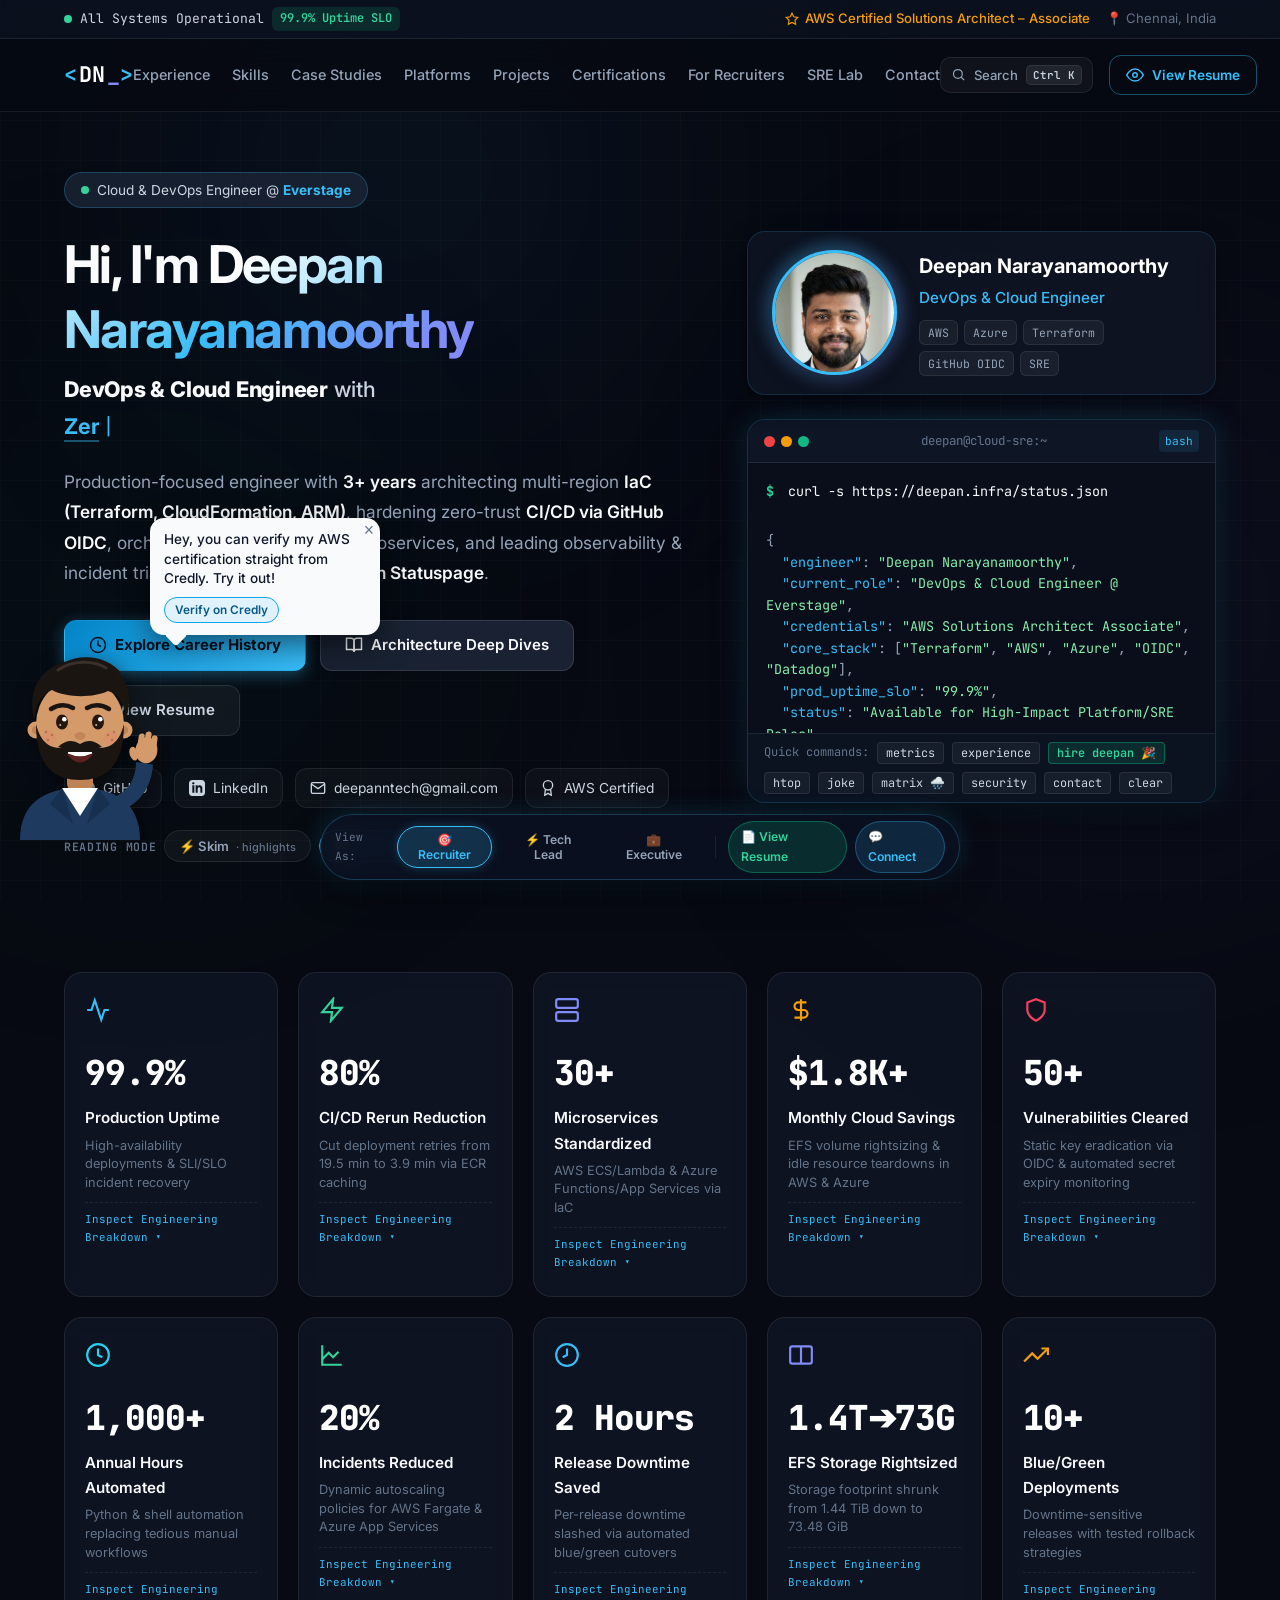
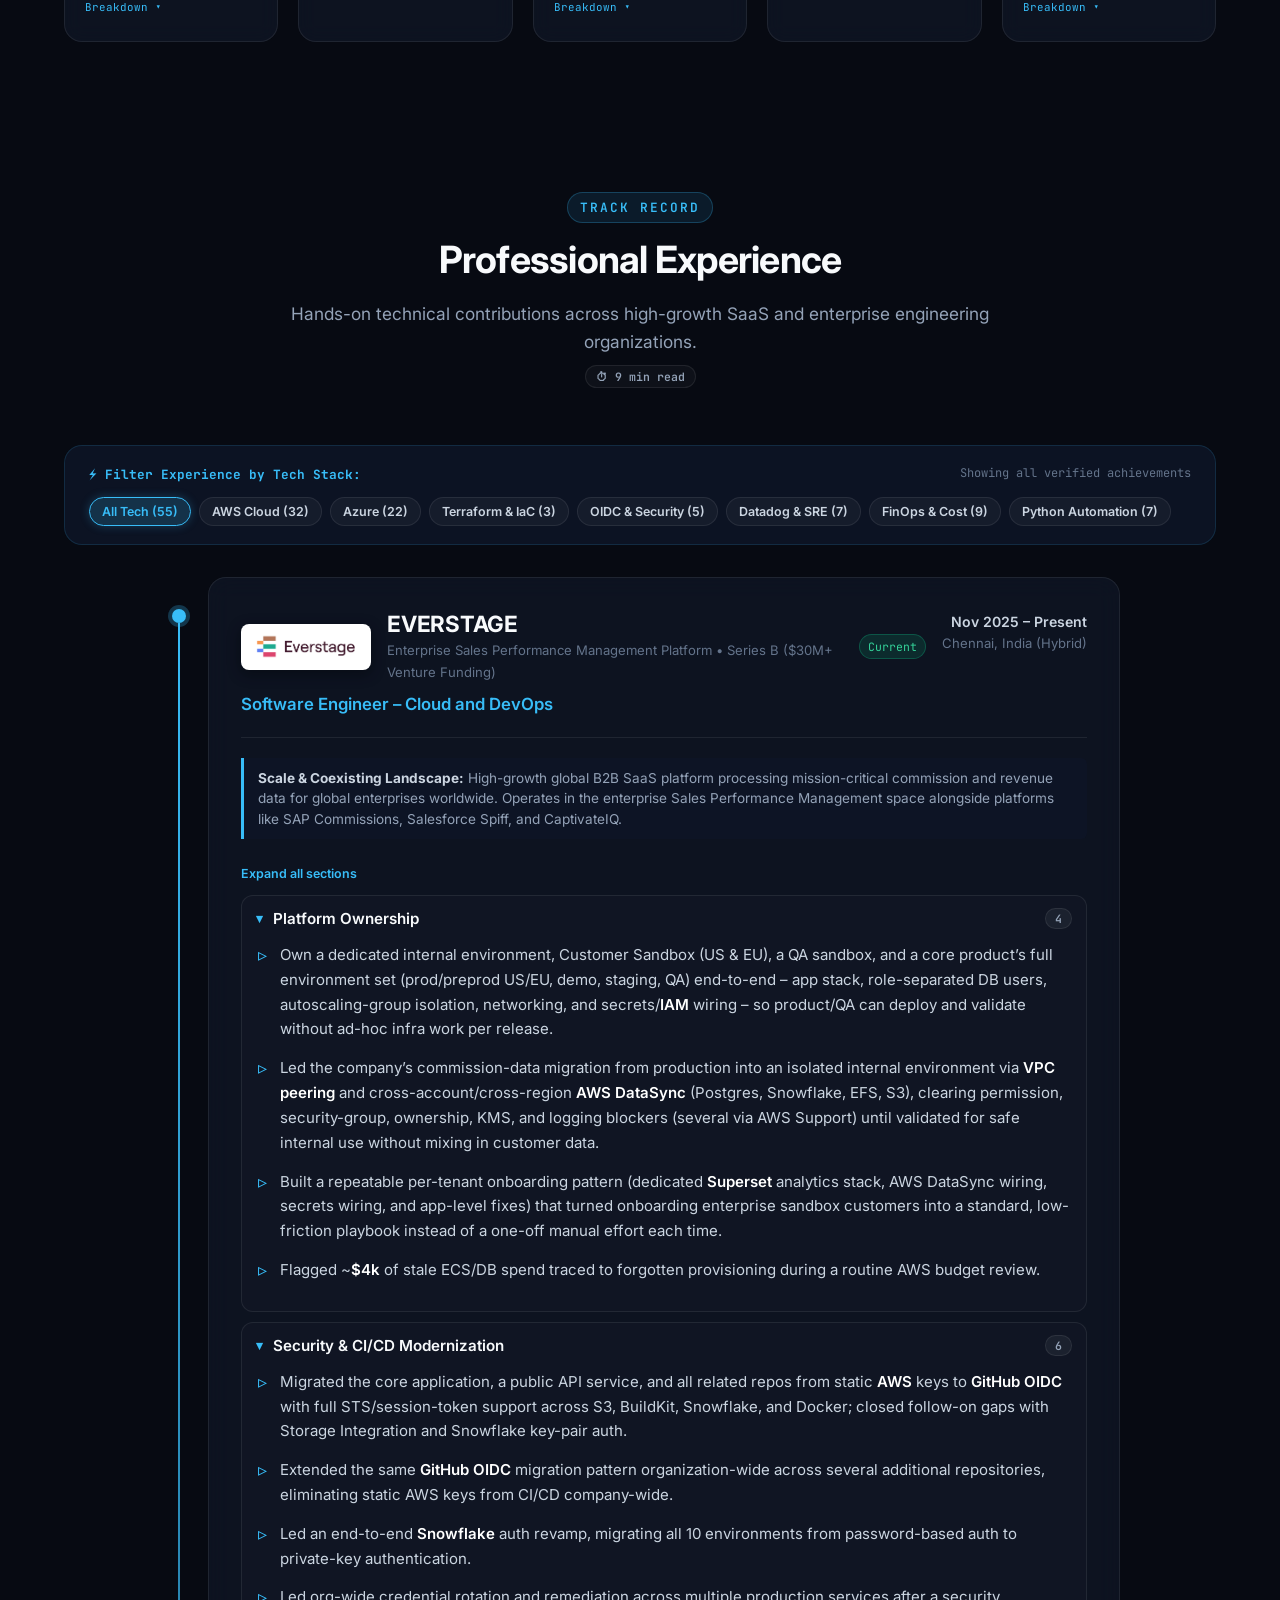
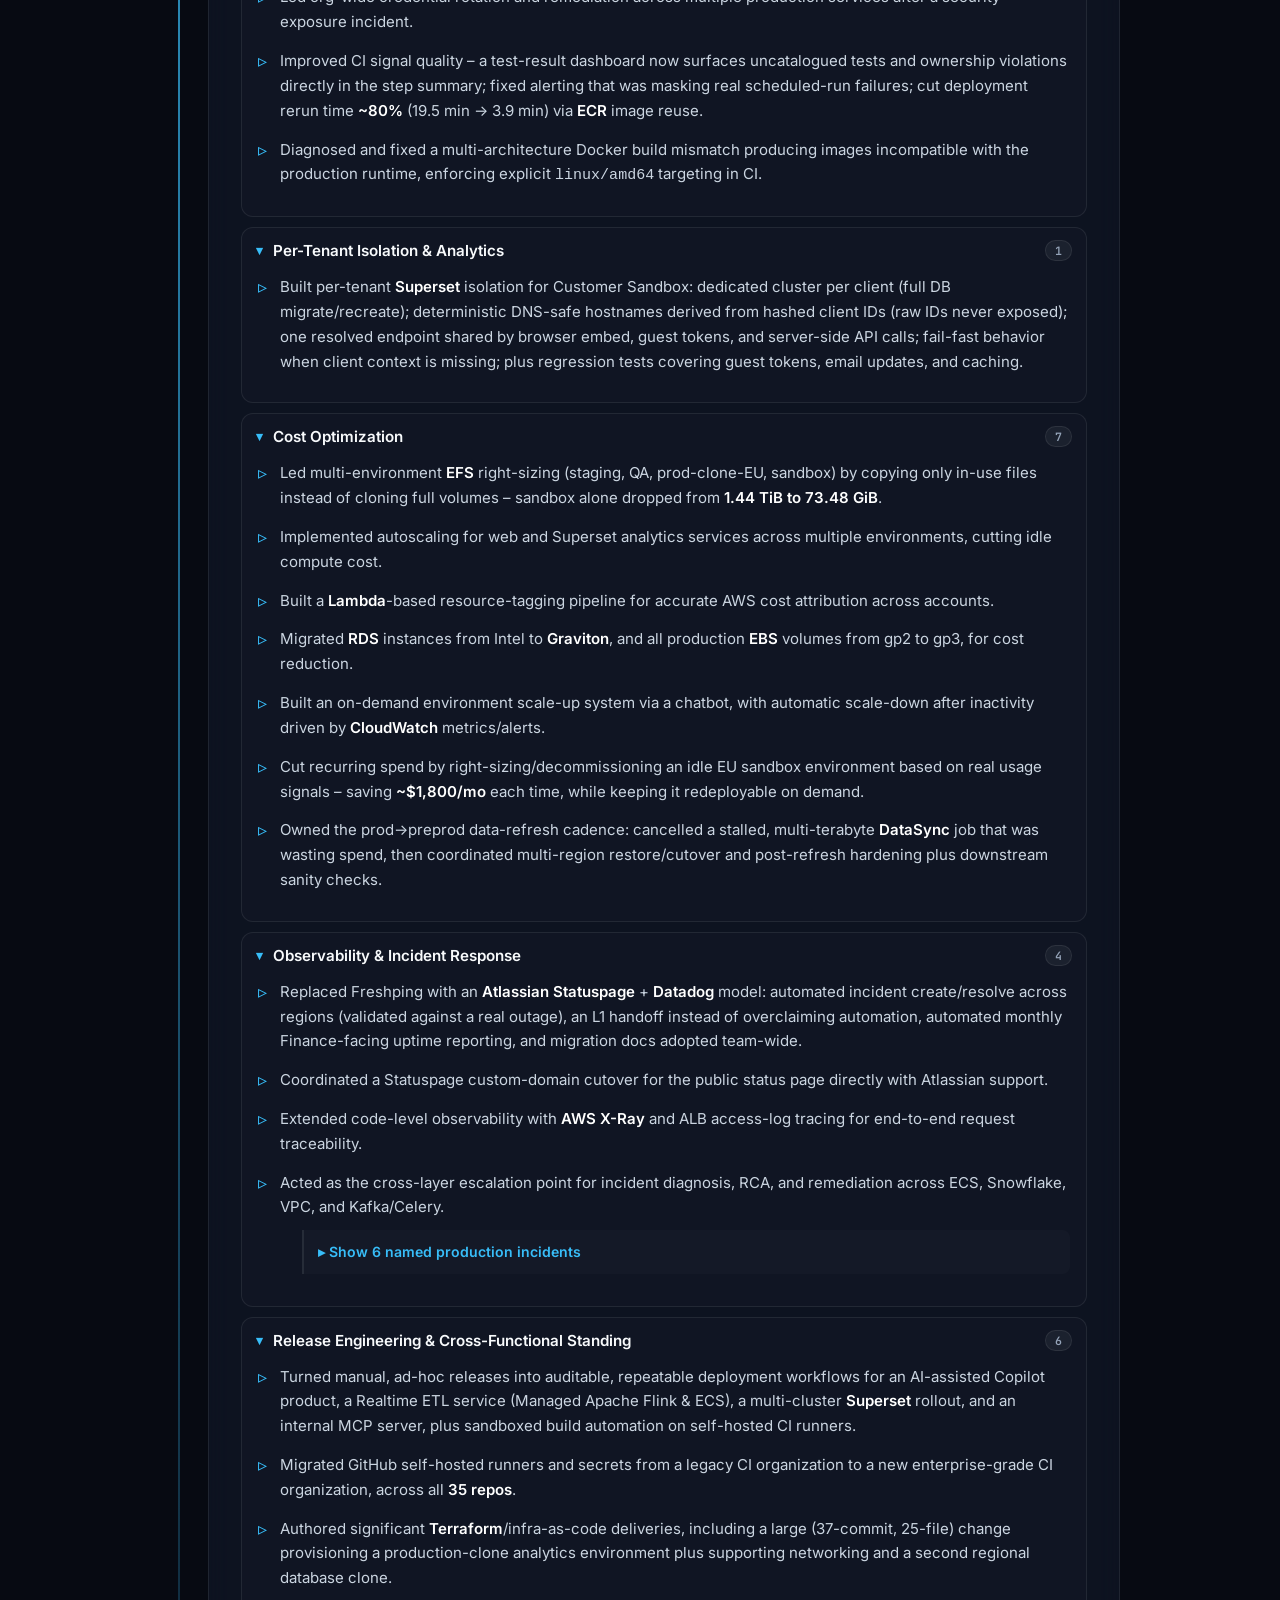
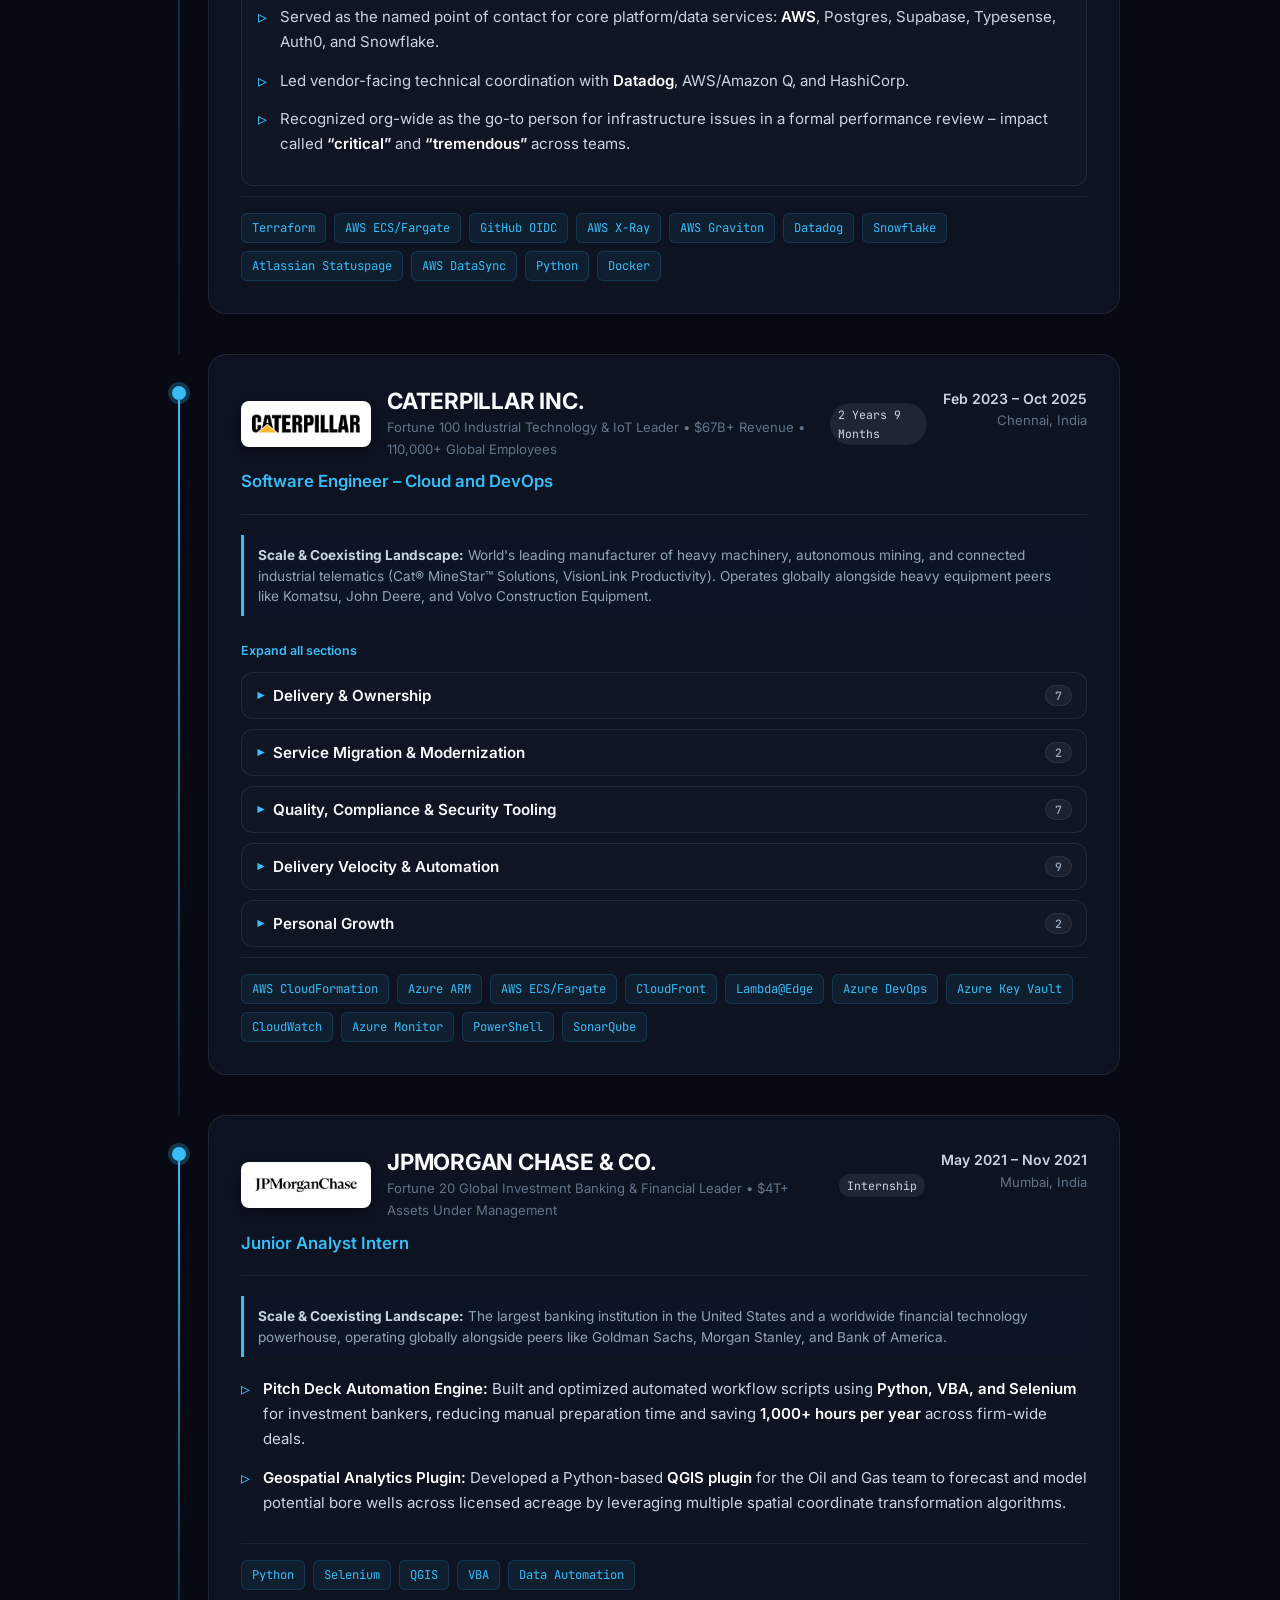
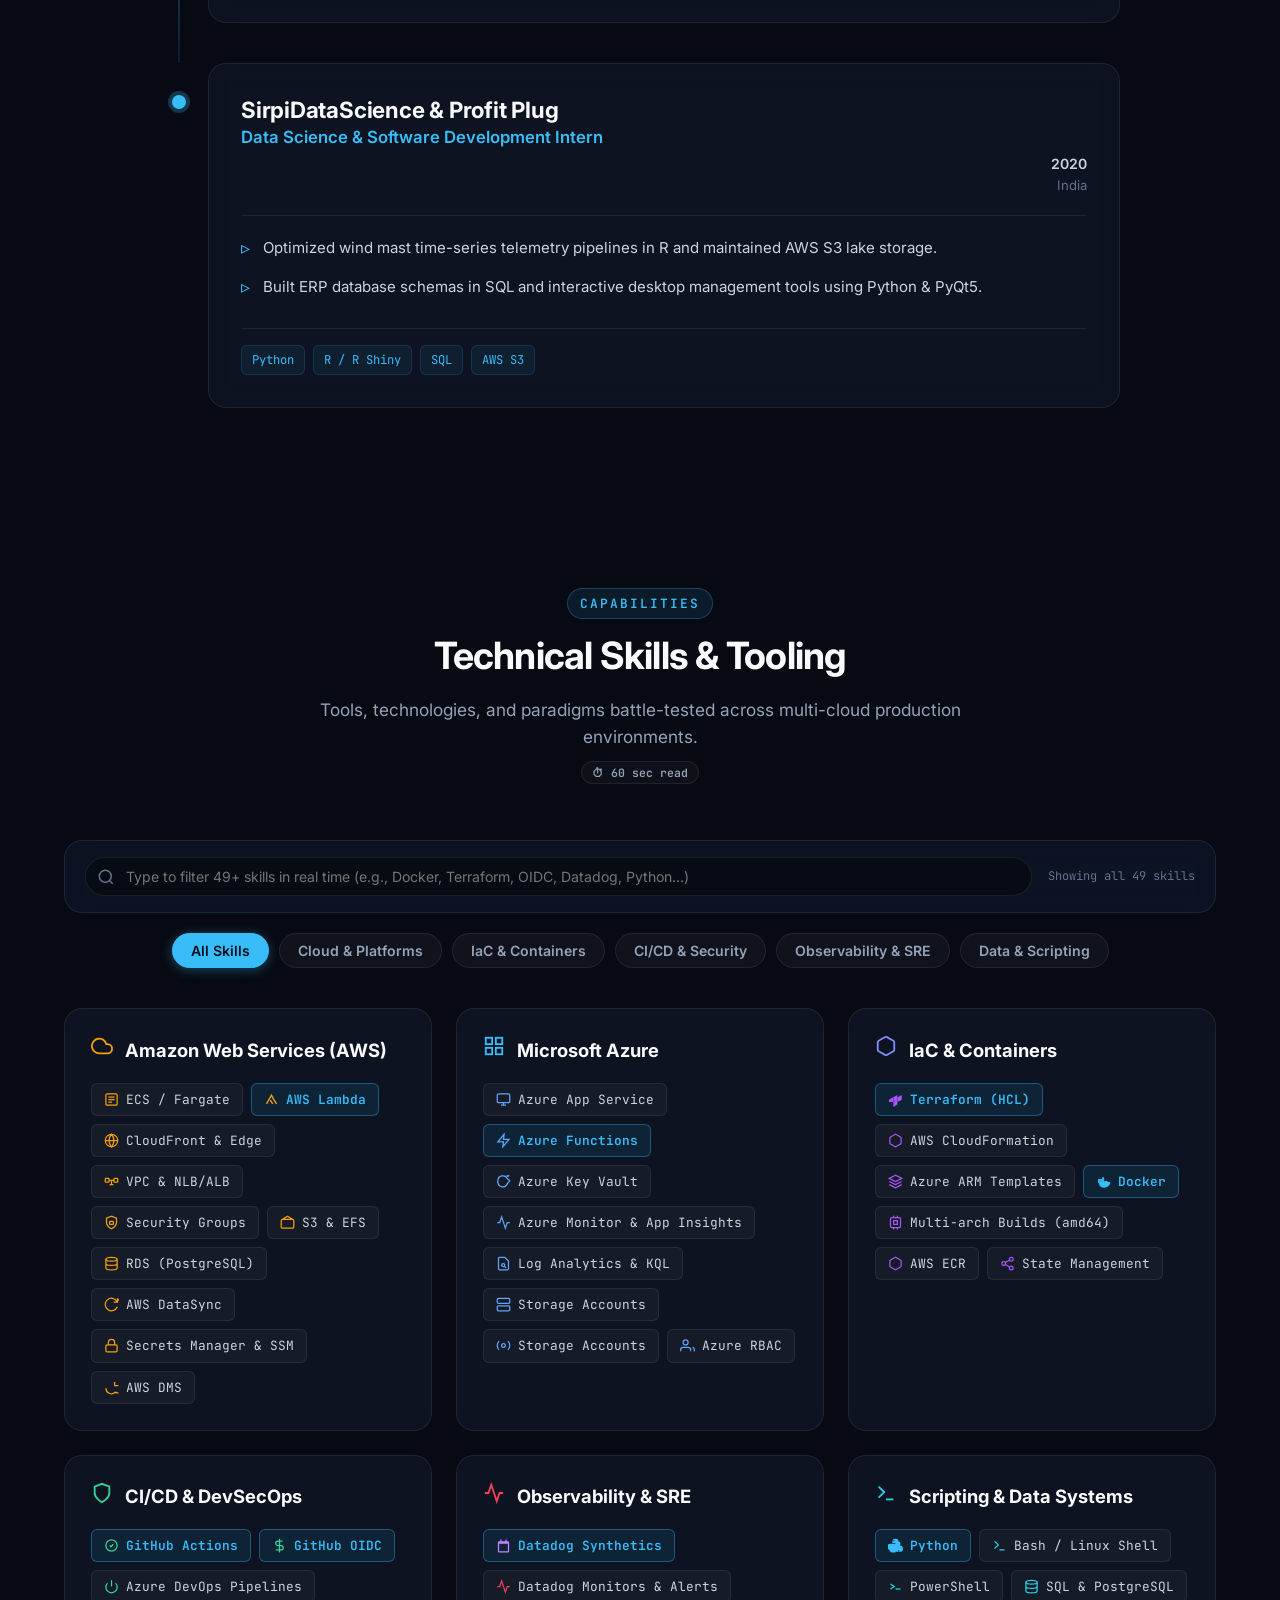
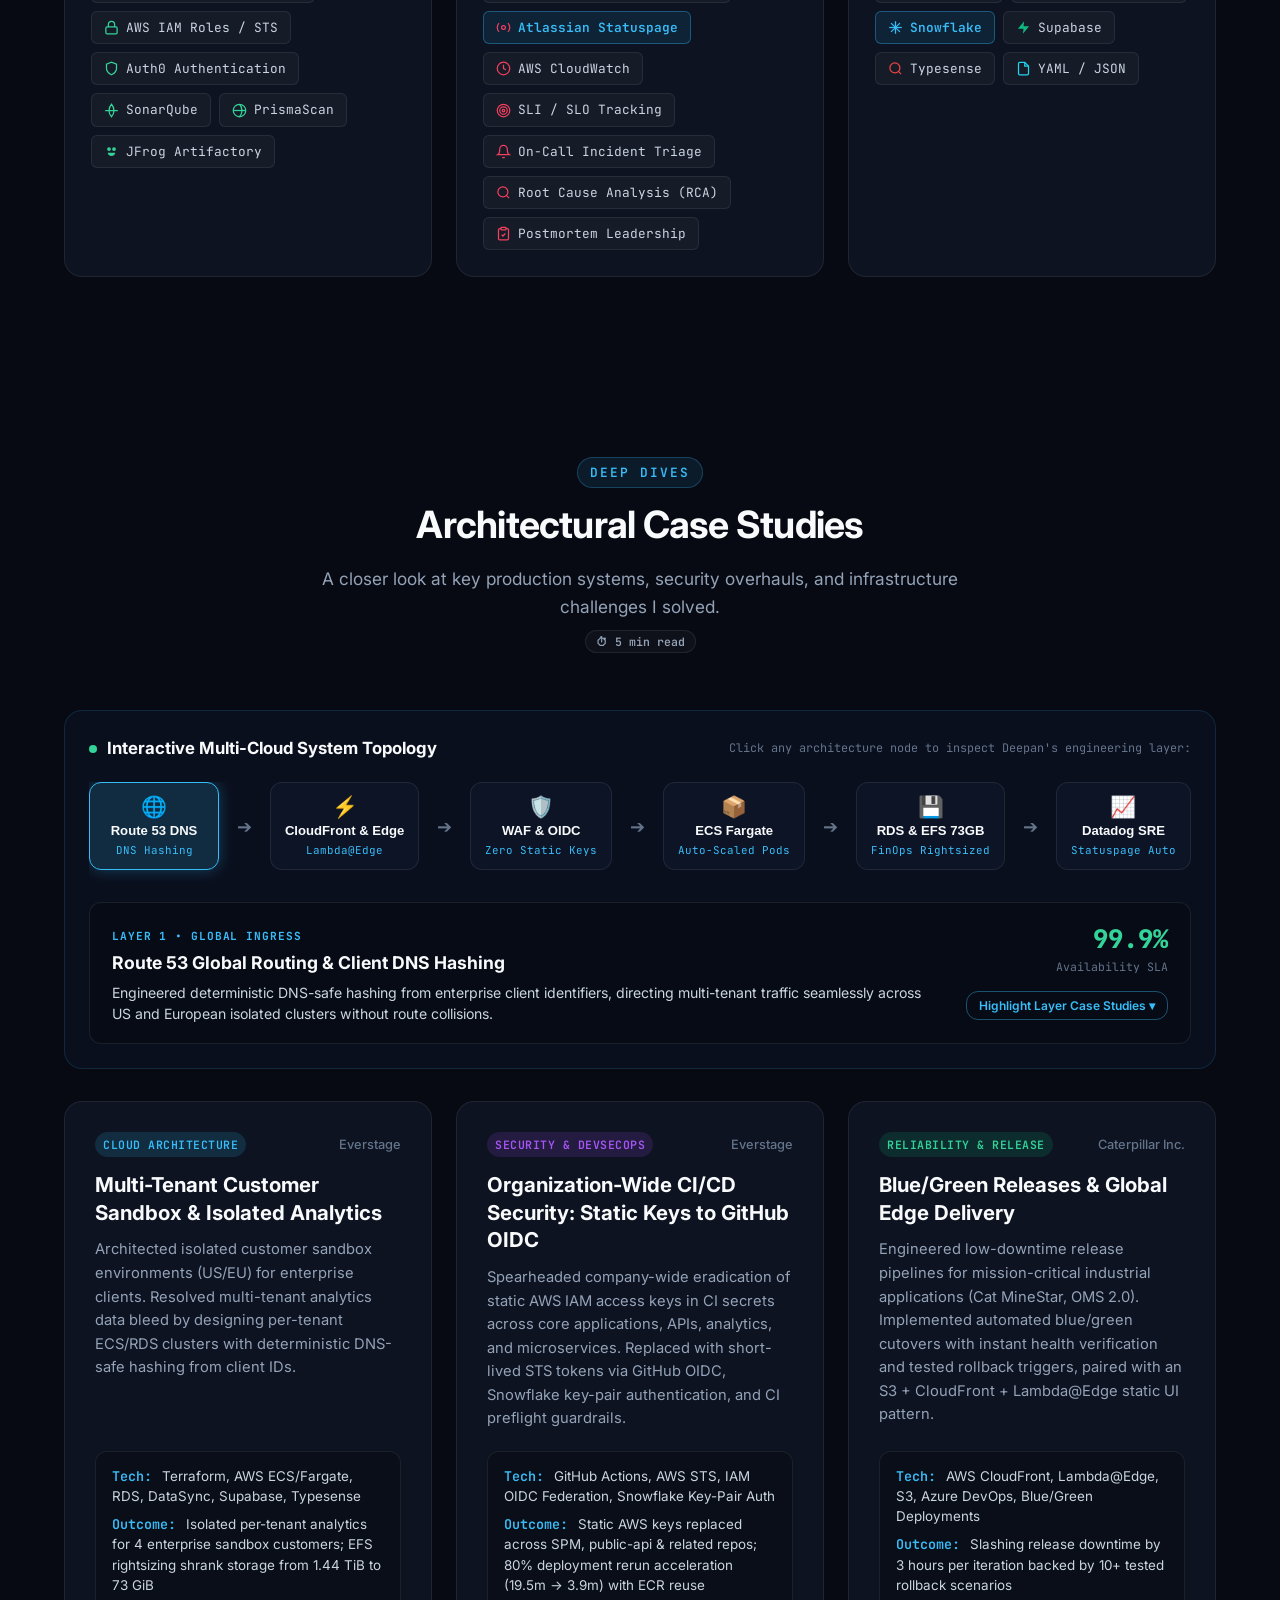
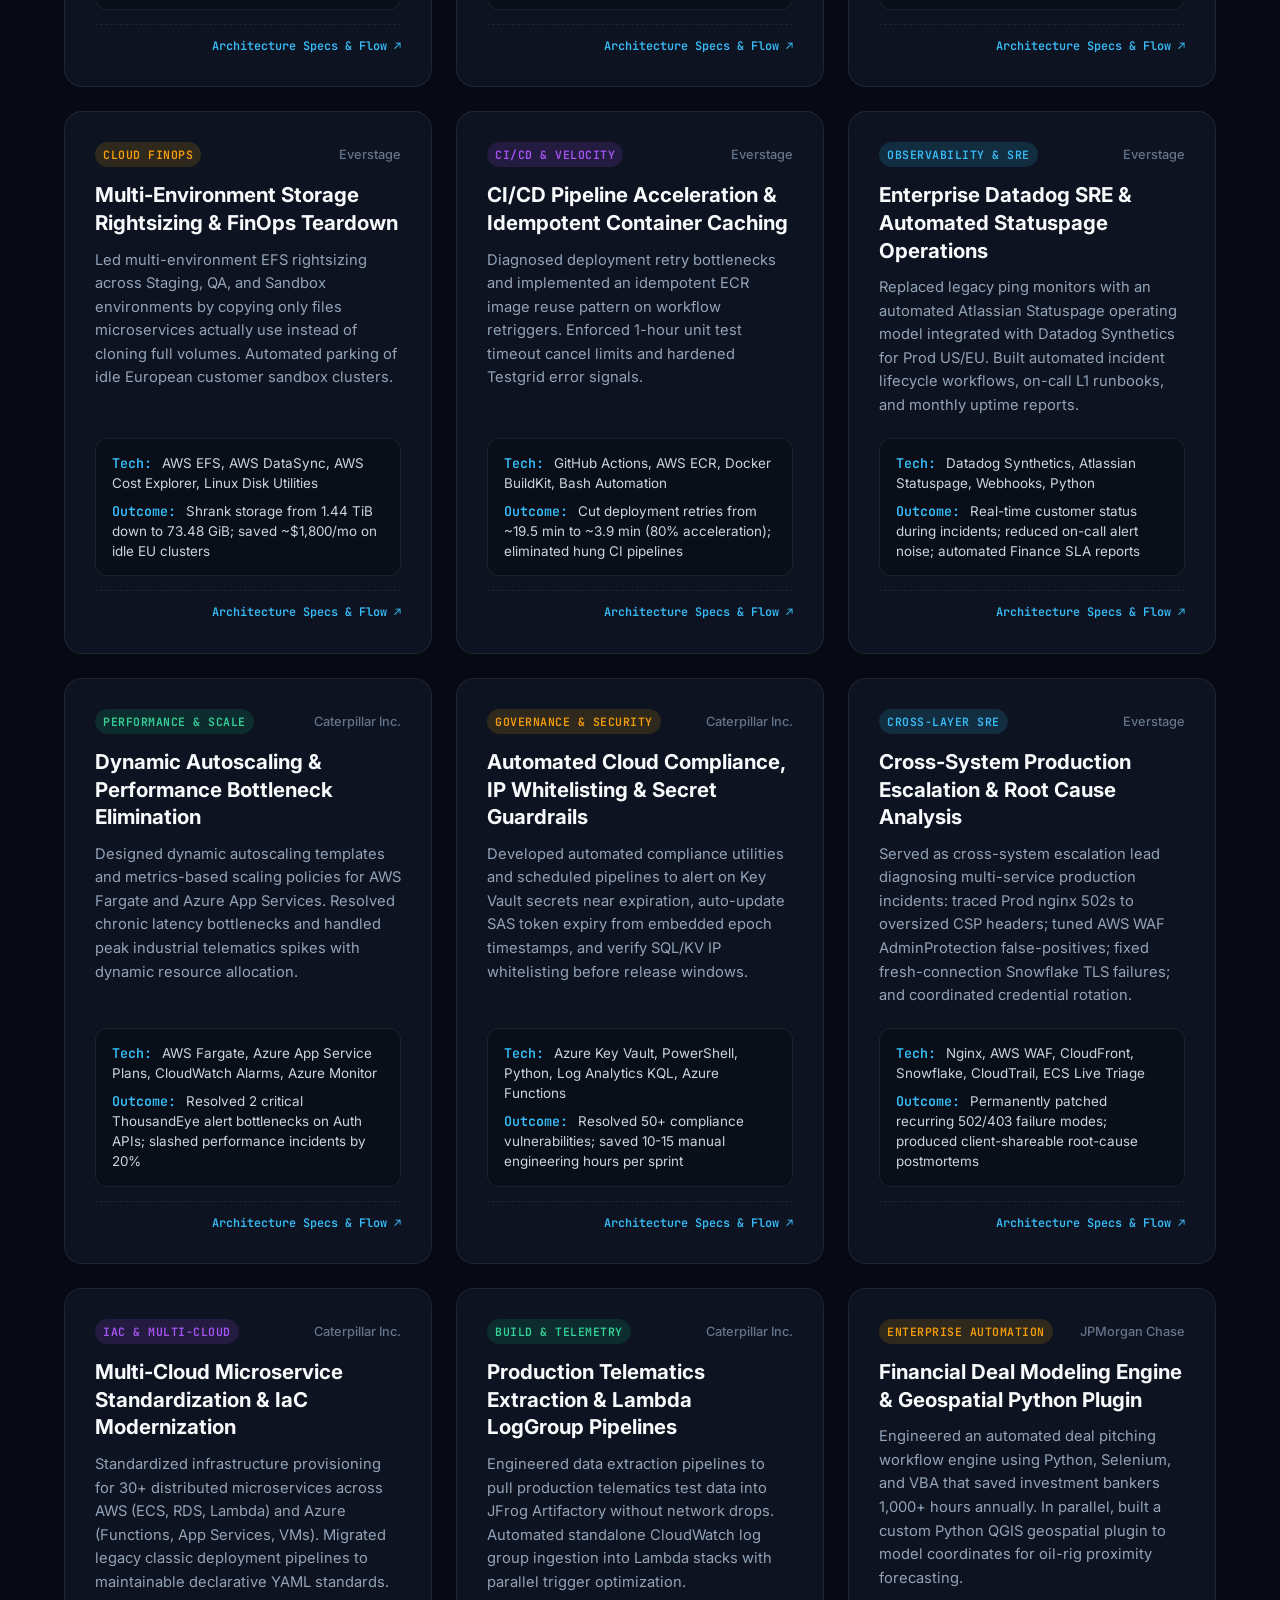
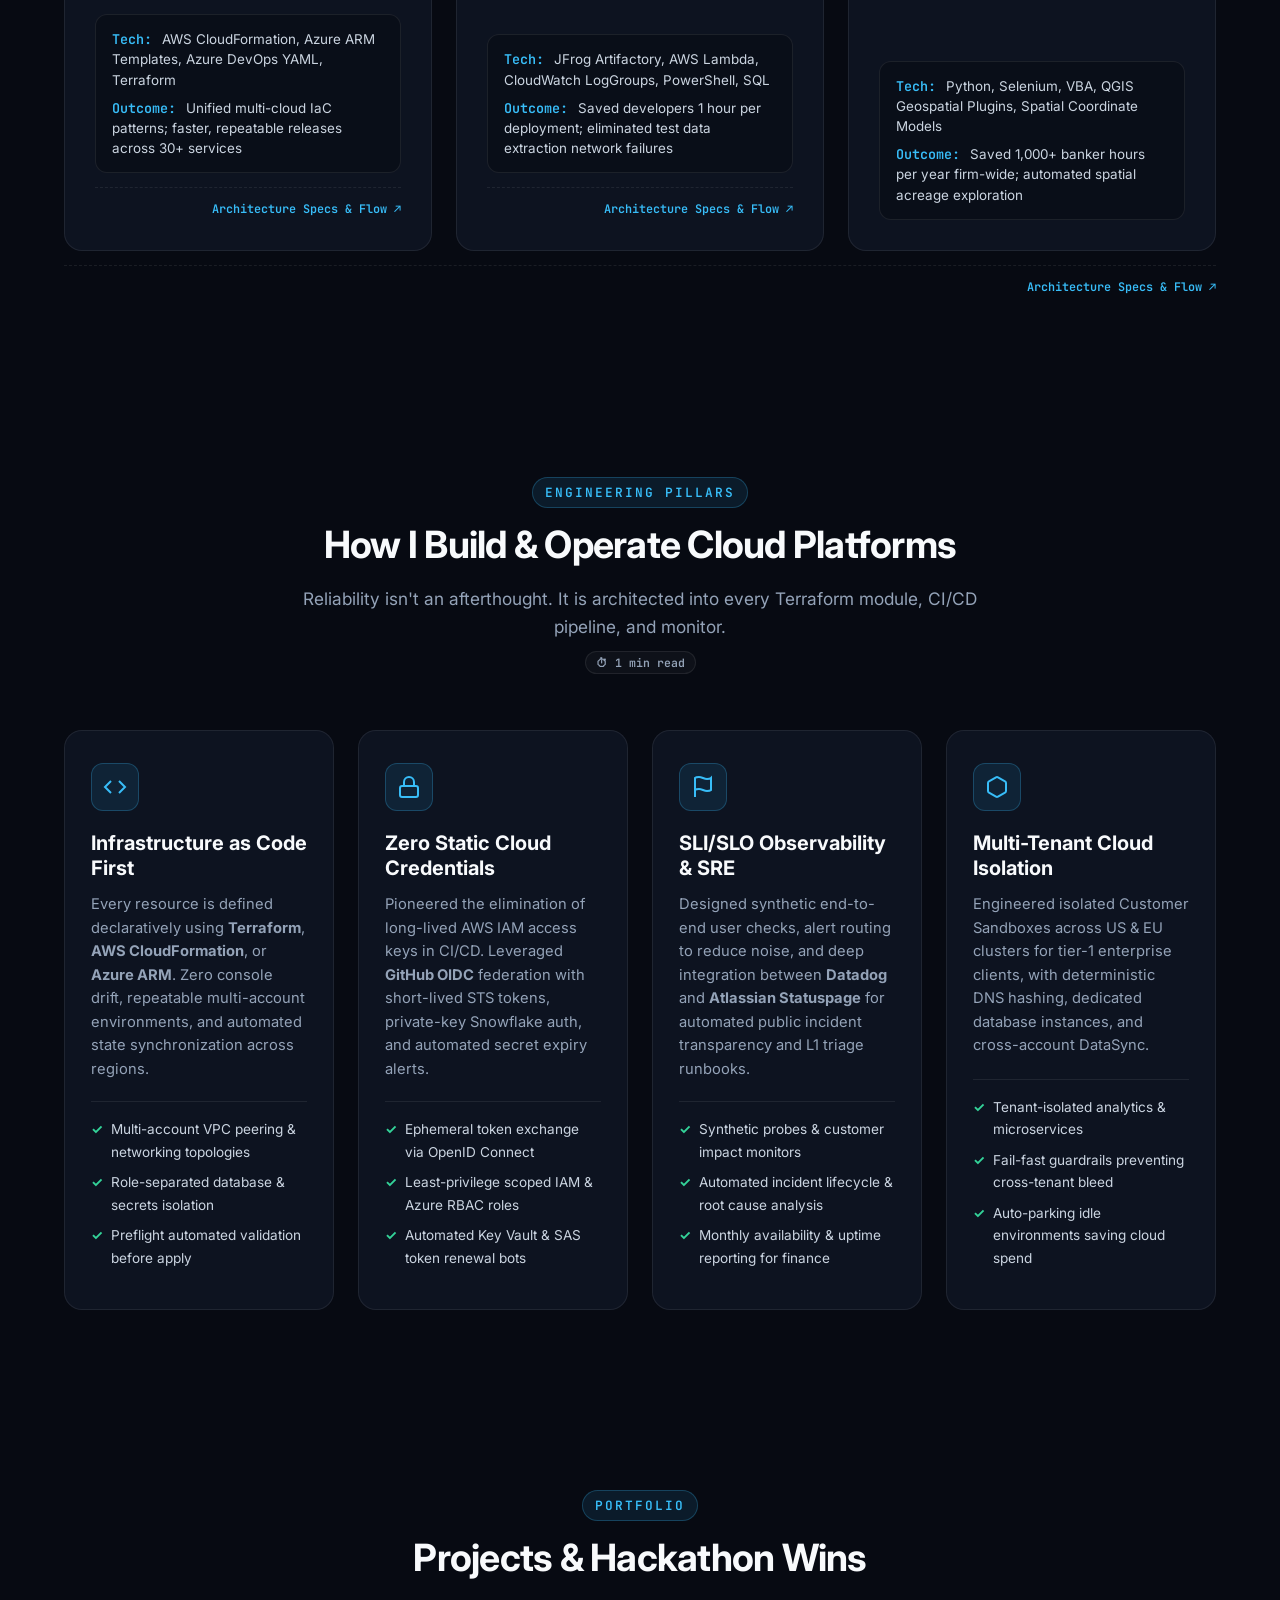
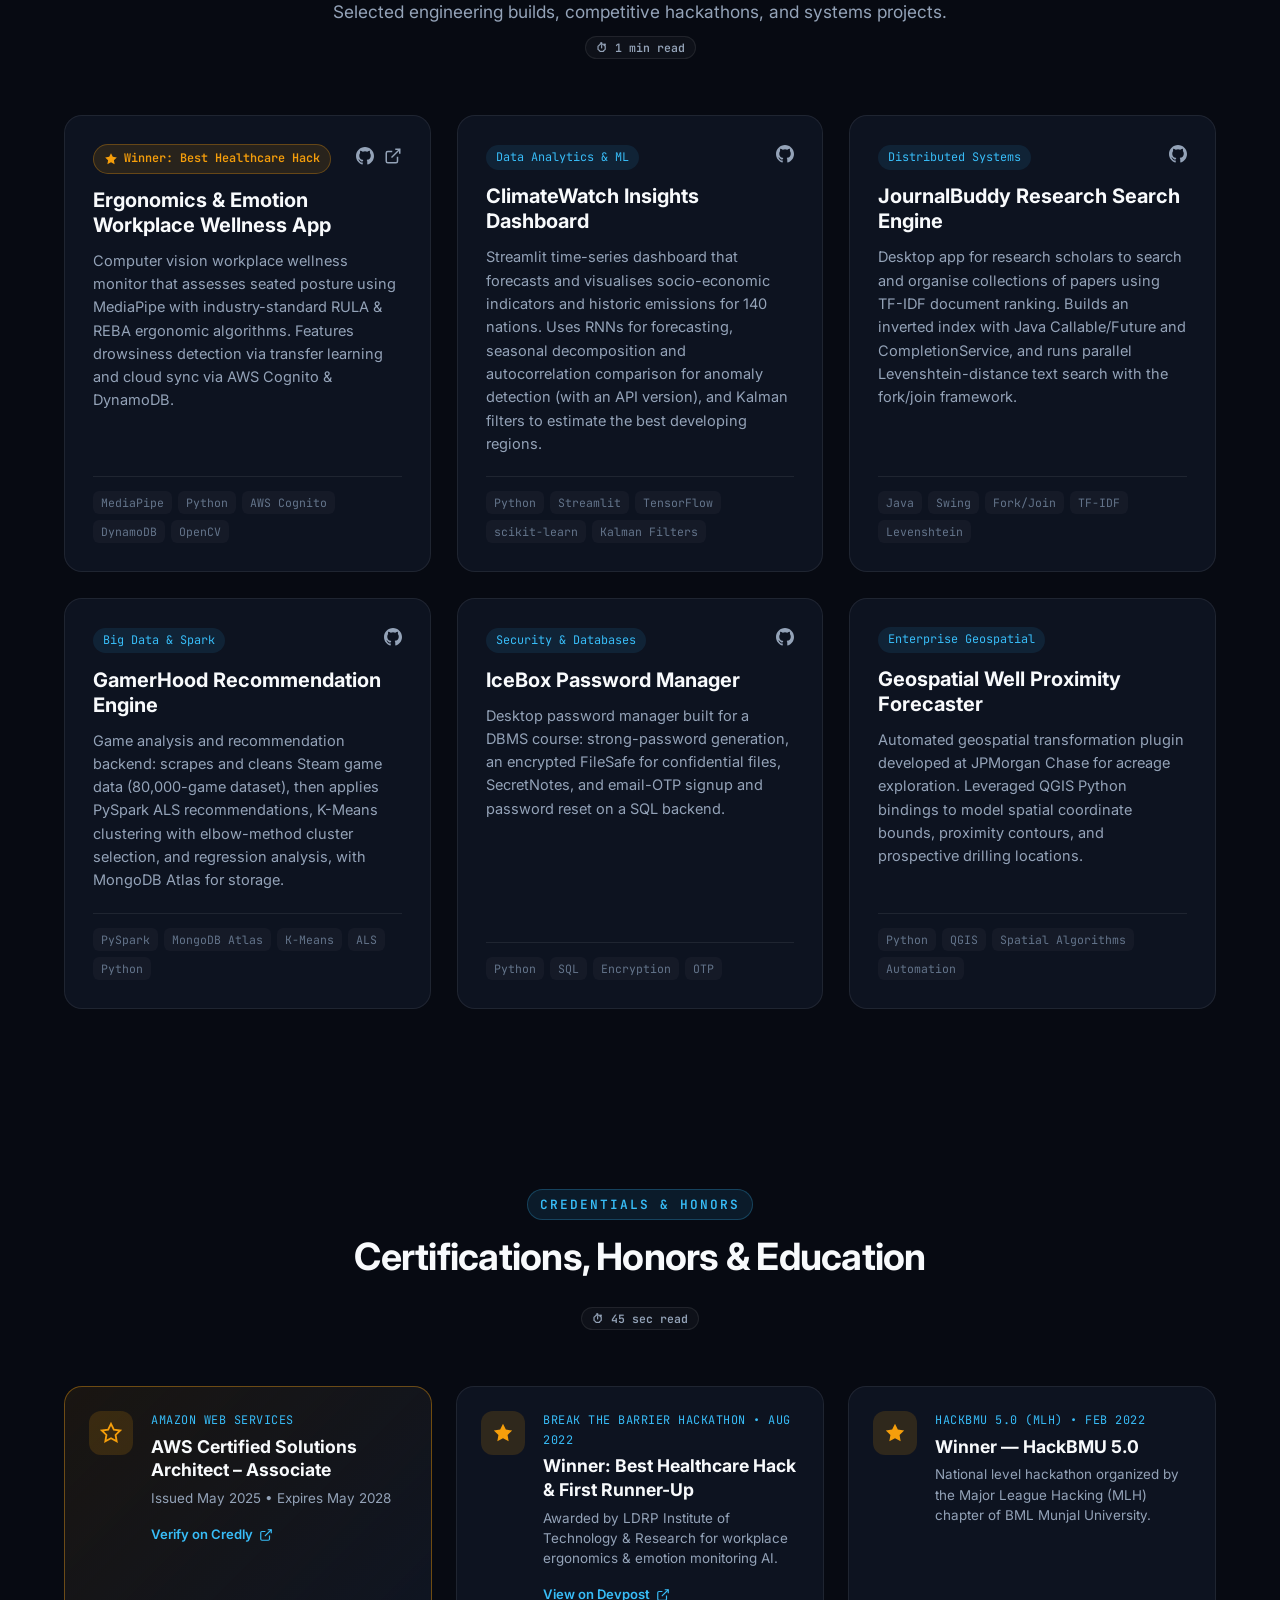
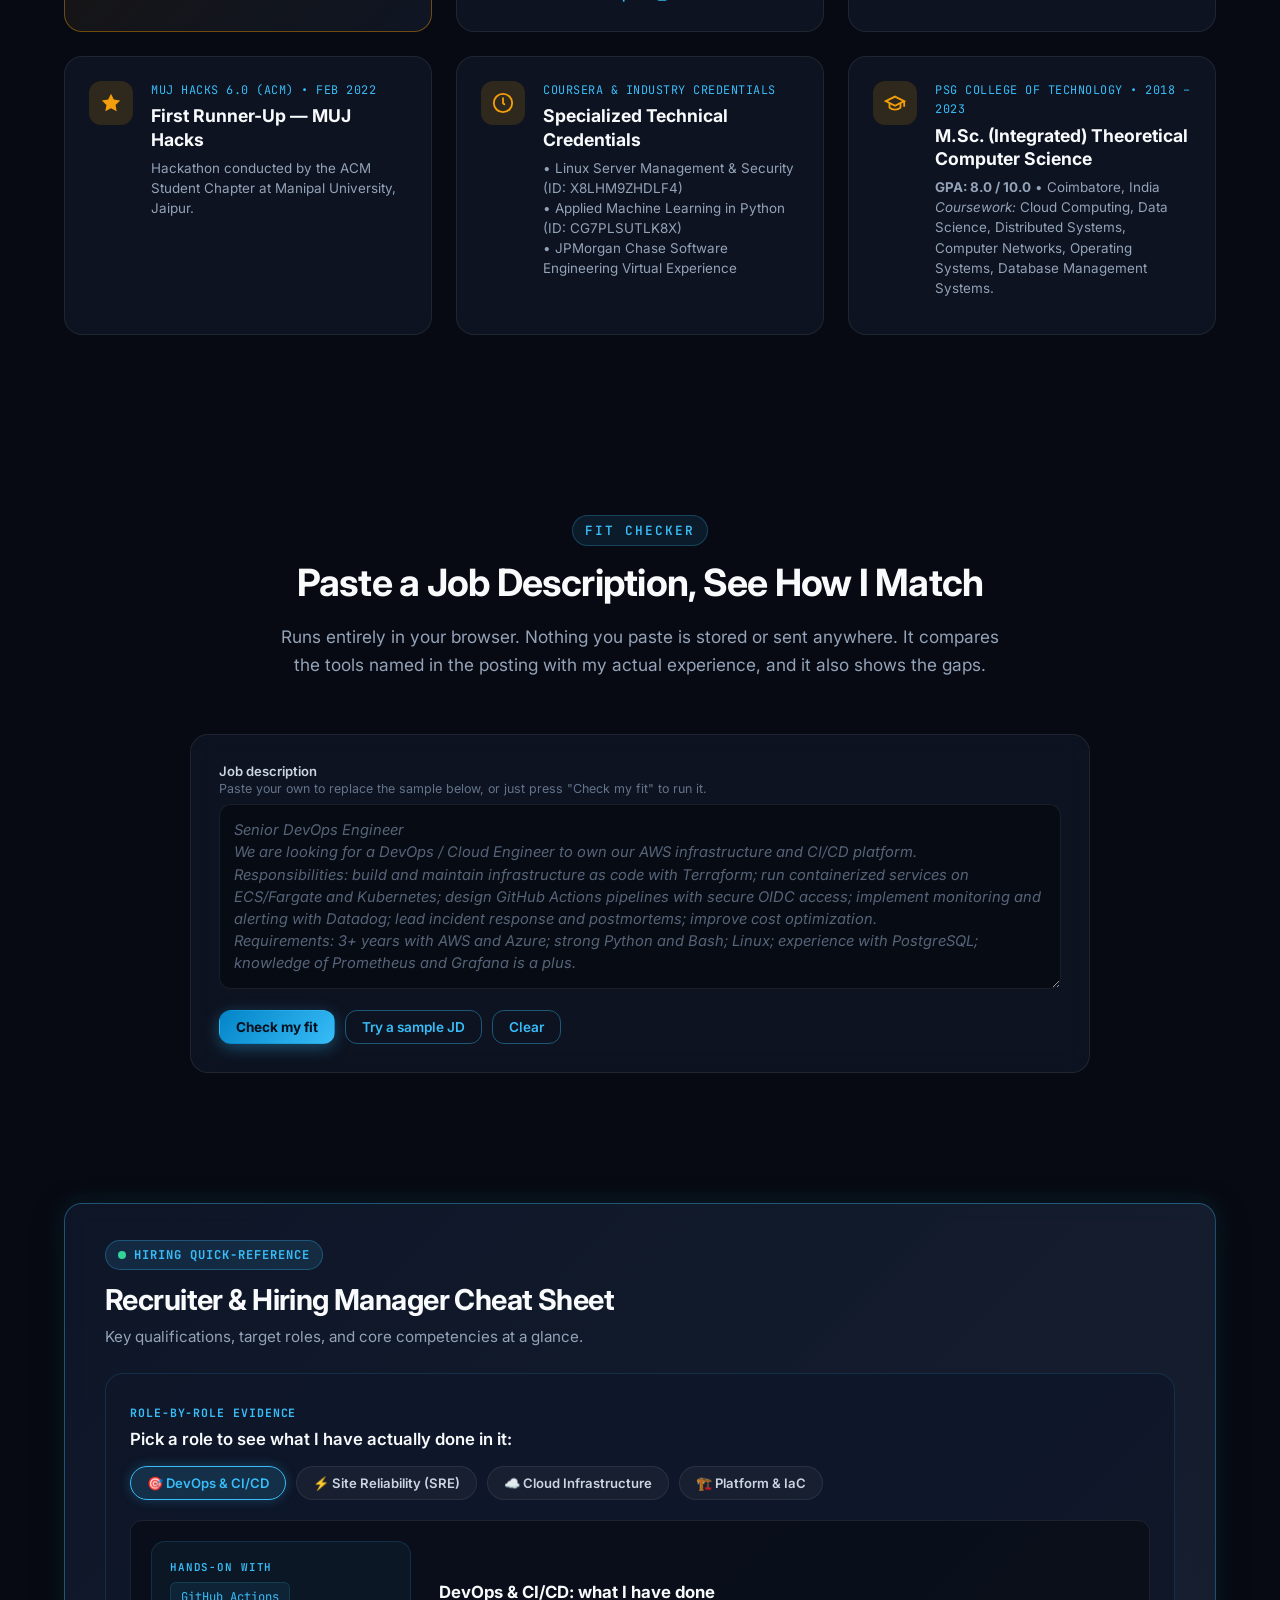
<file: index.html>
<!DOCTYPE html>
<html lang="en">
<head>
  <meta charset="UTF-8">
  <meta name="viewport" content="width=device-width, initial-scale=1.0">
  <meta http-equiv="X-UA-Compatible" content="ie=edge">
  <script>
    // Redirect the GitHub Pages host to the canonical Cloudflare Pages site
    if (location.hostname === "deepannarayanamoorthy.github.io") {
      location.replace("https://deepann.pages.dev" + location.pathname + location.search + location.hash);
    }
  </script>
  
  <!-- Primary Meta Tags -->
  <title>Deepan Narayanamoorthy | DevOps, Cloud & SRE Engineer | AWS, Azure, Terraform, OIDC</title>
  <meta name="title" content="Deepan Narayanamoorthy | DevOps, Cloud & SRE Engineer | AWS, Azure, Terraform, OIDC">
  <meta name="description" content="DevOps, Cloud Infrastructure & Site Reliability Engineer with 3+ years experience in multi-cloud architecture (AWS, Azure), Terraform IaC, zero-trust GitHub Actions OIDC, Datadog observability, and Docker. AWS Certified Solutions Architect.">
  <meta name="author" content="Deepan Narayanamoorthy">
  <meta name="keywords" content="Deepan Narayanamoorthy, DevOps Engineer, Cloud Engineer, Site Reliability Engineer, SRE, Platform Engineer, DevSecOps, AWS Solutions Architect, Terraform, Microsoft Azure, GitHub Actions OIDC, Datadog SRE, CloudFormation, Docker, Kubernetes, Python, Linux, Microservices, Multi-cloud Infrastructure, Chennai DevOps, Hire DevOps Engineer, Cloud Engineer Portfolio, Everstage, Caterpillar">
  <meta name="robots" content="index, follow, max-image-preview:large, max-snippet:-1, max-video-preview:-1">
  <meta name="googlebot" content="index, follow, max-snippet:-1, max-image-preview:large, max-video-preview:-1">
  <meta name="bingbot" content="index, follow, max-snippet:-1, max-image-preview:large, max-video-preview:-1">
  <link rel="canonical" href="https://deepannarayanamoorthy.github.io/">
  <meta name="theme-color" content="#070a12">
  <link rel="me" href="https://www.linkedin.com/in/deepann/">
  <link rel="me" href="https://github.com/DeepanNarayanaMoorthy">
  <link rel="alternate" type="application/pdf" href="https://deepannarayanamoorthy.github.io/Deepan_Cloud_DevOps_SRE_Resume.pdf" title="Resume (PDF)">
  <link rel="alternate" type="text/html" href="https://deepannarayanamoorthy.github.io/resume/" title="Resume (HTML)">
  
  <!-- Open Graph / Facebook / LinkedIn / Slack -->
  <meta property="og:type" content="profile">
  <meta property="og:site_name" content="Deepan Narayanamoorthy Portfolio">
  <meta property="og:url" content="https://deepannarayanamoorthy.github.io/">
  <meta property="og:title" content="Deepan Narayanamoorthy | DevOps, Cloud & SRE Engineer">
  <meta property="og:description" content="Production-focused DevOps & Cloud Engineer with 3+ years experience owning IaC (Terraform), zero-trust CI/CD (GitHub Actions OIDC), multi-tenant cloud platforms, and Datadog SRE observability. AWS Certified Solutions Architect.">
  <meta property="og:image" content="https://deepannarayanamoorthy.github.io/og-image.png">
  <meta property="og:image:secure_url" content="https://deepannarayanamoorthy.github.io/og-image.png">
  <meta property="og:image:type" content="image/png">
  <meta property="og:image:width" content="1200">
  <meta property="og:image:height" content="630">
  <meta property="og:image:alt" content="Deepan Narayanamoorthy - DevOps, Cloud & SRE Engineer">
  <meta property="og:locale" content="en_US">
  <meta property="profile:first_name" content="Deepan">
  <meta property="profile:last_name" content="Narayanamoorthy">
  <meta property="profile:username" content="deepann">

  <!-- Twitter -->
  <meta name="twitter:card" content="summary_large_image">
  <meta name="twitter:url" content="https://deepannarayanamoorthy.github.io/">
  <meta name="twitter:title" content="Deepan Narayanamoorthy | DevOps, Cloud & SRE Engineer">
  <meta name="twitter:description" content="DevOps & Cloud Engineer. AWS Certified Solutions Architect. Expert in Terraform, AWS/Azure, GitHub OIDC, Datadog SRE, and multi-tenant platforms.">
  <meta name="twitter:image" content="https://deepannarayanamoorthy.github.io/og-image.png">
  <meta name="twitter:image:alt" content="Deepan Narayanamoorthy portrait">

  <!-- Favicon -->
  <link rel="icon" type="image/svg+xml" href="data:image/svg+xml,<svg xmlns='http://www.w3.org/2000/svg' viewBox='0 0 100 100'><rect width='100' height='100' rx='20' fill='%230f172a'/><text x='50%' y='58%' dominant-baseline='middle' text-anchor='middle' font-family='monospace' font-weight='bold' font-size='44' fill='%2338bdf8'>DN_</text></svg>">

  <!-- Google Fonts: Inter & JetBrains Mono -->
  <link rel="preconnect" href="https://fonts.googleapis.com">
  <link rel="preconnect" href="https://fonts.gstatic.com" crossorigin>
  <link href="https://fonts.googleapis.com/css2?family=Inter:wght@300;400;500;600;700;800&family=JetBrains+Mono:wght@400;500;600;700&display=swap" rel="stylesheet">
  
  <!-- Additional SEO signals (non-visual) -->
  <meta name="application-name" content="Deepan Narayanamoorthy Portfolio">
  <meta name="apple-mobile-web-app-title" content="Deepan N.">
  <meta name="rating" content="general">
  <meta name="referrer" content="strict-origin-when-cross-origin">
  <meta name="geo.region" content="IN-TN">
  <meta name="geo.placename" content="Chennai">
  <meta name="subject" content="DevOps, Cloud and Site Reliability Engineering portfolio">
  <meta name="coverage" content="Worldwide">
  <meta name="language" content="English">
  <meta property="og:updated_time" content="2026-11-14T00:00:00+05:30">
  <meta name="twitter:label1" content="Role"><meta name="twitter:data1" content="DevOps, Cloud &amp; SRE Engineer">
  <meta name="twitter:label2" content="Certification"><meta name="twitter:data2" content="AWS Certified Solutions Architect - Associate">
  <link rel="alternate" hreflang="en" href="https://deepannarayanamoorthy.github.io/">
  <link rel="alternate" hreflang="x-default" href="https://deepannarayanamoorthy.github.io/">
  <link rel="sitemap" type="application/xml" title="Sitemap" href="https://deepannarayanamoorthy.github.io/sitemap.xml">
  <link rel="dns-prefetch" href="https://www.credly.com">
  <link rel="dns-prefetch" href="https://github.com">
  <link rel="preload" as="image" href="deepan_headshot.png" fetchpriority="high">

  <!-- Stylesheet -->
  <link rel="stylesheet" href="styles.css?v=4.19">

  <!-- Aggressive Structured Data JSON-LD (Schema.org Graph: ProfilePage + Person + Occupation) -->
  <script type="application/ld+json">
  {
    "@context": "https://schema.org",
    "@graph": [
      {
        "@type": "ProfilePage",
        "@id": "https://deepannarayanamoorthy.github.io/#profilepage",
        "url": "https://deepannarayanamoorthy.github.io/",
        "name": "Deepan Narayanamoorthy | DevOps, Cloud & SRE Engineer Portfolio",
        "isPartOf": {
          "@type": "WebSite",
          "@id": "https://deepannarayanamoorthy.github.io/#website",
          "url": "https://deepannarayanamoorthy.github.io/",
          "name": "Deepan Narayanamoorthy Portfolio",
          "description": "Personal engineering portfolio of Deepan Narayanamoorthy — DevOps, Cloud & SRE Engineer."
        },
        "about": {
          "@id": "https://deepannarayanamoorthy.github.io/#person"
        },
        "mainEntity": {
          "@id": "https://deepannarayanamoorthy.github.io/#person"
        }
      },
      {
        "@type": "Person",
        "@id": "https://deepannarayanamoorthy.github.io/#person",
        "name": "Deepan Narayanamoorthy",
        "alternateName": ["Deepan N", "Deepan"],
        "jobTitle": "DevOps & Cloud Engineer",
        "description": "Production-focused DevOps, Cloud & Site Reliability Engineer with 3+ years experience architecting multi-region Terraform IaC, zero-trust GitHub Actions OIDC CI/CD, and Datadog observability across AWS and Azure.",
        "url": "https://deepannarayanamoorthy.github.io/",
        "image": {
          "@type": "ImageObject",
          "url": "https://deepannarayanamoorthy.github.io/deepan_headshot.png",
          "width": 784,
          "height": 979,
          "caption": "Deepan Narayanamoorthy, DevOps & Cloud Engineer"
        },
        "email": "deepanntech@gmail.com",
        "telephone": "+919514668683",
        "address": {
          "@type": "PostalAddress",
          "addressLocality": "Chennai",
          "addressRegion": "Tamil Nadu",
          "addressCountry": "India"
        },
        "alumniOf": {
          "@type": "CollegeOrUniversity",
          "name": "PSG College of Technology",
          "sameAs": "https://www.psgtech.edu/"
        },
        "worksFor": {
          "@type": "Organization",
          "name": "Everstage",
          "sameAs": "https://www.everstage.com"
        },
        "hasOccupation": {
          "@type": "Occupation",
          "name": "DevOps & Cloud Engineer",
          "occupationLocation": { "@type": "Country", "name": "India" },
          "skills": "AWS, Azure, Terraform, GitHub Actions OIDC, Datadog, Docker, Python"
        },
        "hasCredential": [
          {
            "@type": "EducationalOccupationalCredential",
            "name": "AWS Certified Solutions Architect – Associate",
            "credentialCategory": "Professional Certification",
            "recognizedBy": {
              "@type": "Organization",
              "name": "Amazon Web Services (AWS)"
            },
            "url": "https://www.credly.com/badges/3be2db96-3394-4eb4-ac1f-1734905cf01d/public_url"
          }
        ],
        "sameAs": [
          "https://www.linkedin.com/in/deepann/",
          "https://github.com/DeepanNarayanaMoorthy",
          "https://www.credly.com/badges/3be2db96-3394-4eb4-ac1f-1734905cf01d/public_url"
        ],
        "knowsAbout": [
          "Amazon Web Services (AWS)",
          "Microsoft Azure",
          "Terraform (IaC)",
          "GitHub Actions",
          "GitHub OIDC",
          "Site Reliability Engineering (SRE)",
          "Datadog Observability",
          "Docker Containerization",
          "AWS ECS / Fargate",
          "AWS Lambda",
          "CloudFront & Edge Computing",
          "Atlassian Statuspage",
          "Python",
          "Bash Shell Scripting",
          "PowerShell",
          "PostgreSQL",
          "Snowflake",
          "Multi-tenant SaaS Architecture",
          "DevSecOps & IAM Least Privilege"
        ]
      }
    ]
  }
  </script>

  <!-- Extra structured data: WebPage, breadcrumbs, section/case-study/project lists, resume document -->
  <script type="application/ld+json">
{
  "@context": "https://schema.org",
  "@graph": [
    {
      "@type": "WebPage",
      "@id": "https://deepannarayanamoorthy.github.io/#webpage",
      "url": "https://deepannarayanamoorthy.github.io/",
      "name": "Deepan Narayanamoorthy | DevOps, Cloud & SRE Engineer",
      "inLanguage": "en",
      "isPartOf": {
        "@id": "https://deepannarayanamoorthy.github.io/#website"
      },
      "about": {
        "@id": "https://deepannarayanamoorthy.github.io/#person"
      },
      "primaryImageOfPage": {
        "@type": "ImageObject",
        "url": "https://deepannarayanamoorthy.github.io/og-image.png",
        "width": 1200,
        "height": 630
      },
      "breadcrumb": {
        "@id": "https://deepannarayanamoorthy.github.io/#breadcrumb"
      },
      "dateModified": "2026-11-14",
      "speakable": {
        "@type": "SpeakableSpecification",
        "cssSelector": [
          "h1",
          ".hero-title"
        ]
      }
    },
    {
      "@type": "BreadcrumbList",
      "@id": "https://deepannarayanamoorthy.github.io/#breadcrumb",
      "itemListElement": [
        {
          "@type": "ListItem",
          "position": 1,
          "name": "Home",
          "item": "https://deepannarayanamoorthy.github.io/"
        },
        {
          "@type": "ListItem",
          "position": 2,
          "name": "Resume",
          "item": "https://deepannarayanamoorthy.github.io/resume/"
        }
      ]
    },
    {
      "@type": "ItemList",
      "@id": "https://deepannarayanamoorthy.github.io/#sections",
      "name": "Portfolio sections",
      "itemListElement": [
        {
          "@type": "SiteNavigationElement",
          "position": 1,
          "name": "Experience",
          "url": "https://deepannarayanamoorthy.github.io/#experience"
        },
        {
          "@type": "SiteNavigationElement",
          "position": 2,
          "name": "Skills",
          "url": "https://deepannarayanamoorthy.github.io/#skills"
        },
        {
          "@type": "SiteNavigationElement",
          "position": 3,
          "name": "Case Studies",
          "url": "https://deepannarayanamoorthy.github.io/#case-studies"
        },
        {
          "@type": "SiteNavigationElement",
          "position": 4,
          "name": "Platforms",
          "url": "https://deepannarayanamoorthy.github.io/#about"
        },
        {
          "@type": "SiteNavigationElement",
          "position": 5,
          "name": "Projects",
          "url": "https://deepannarayanamoorthy.github.io/#projects"
        },
        {
          "@type": "SiteNavigationElement",
          "position": 6,
          "name": "Certifications",
          "url": "https://deepannarayanamoorthy.github.io/#certifications"
        },
        {
          "@type": "SiteNavigationElement",
          "position": 7,
          "name": "For Recruiters",
          "url": "https://deepannarayanamoorthy.github.io/#recruiter-summary"
        },
        {
          "@type": "SiteNavigationElement",
          "position": 8,
          "name": "SRE Lab",
          "url": "https://deepannarayanamoorthy.github.io/#sre-lab"
        },
        {
          "@type": "SiteNavigationElement",
          "position": 9,
          "name": "Contact",
          "url": "https://deepannarayanamoorthy.github.io/#contact"
        }
      ]
    },
    {
      "@type": "ItemList",
      "@id": "https://deepannarayanamoorthy.github.io/#case-studies-list",
      "name": "Architectural Case Studies by Deepan Narayanamoorthy",
      "itemListElement": [
        {
          "@type": "ListItem",
          "position": 1,
          "item": {
            "@type": "CreativeWork",
            "name": "Multi-Tenant Customer Sandbox & Isolated Analytics",
            "url": "https://deepannarayanamoorthy.github.io/#case-studies",
            "author": {
              "@id": "https://deepannarayanamoorthy.github.io/#person"
            }
          }
        },
        {
          "@type": "ListItem",
          "position": 2,
          "item": {
            "@type": "CreativeWork",
            "name": "Organization-Wide CI/CD Security: Static Keys to GitHub OIDC",
            "url": "https://deepannarayanamoorthy.github.io/#case-studies",
            "author": {
              "@id": "https://deepannarayanamoorthy.github.io/#person"
            }
          }
        },
        {
          "@type": "ListItem",
          "position": 3,
          "item": {
            "@type": "CreativeWork",
            "name": "Blue/Green Releases & Global Edge Delivery",
            "url": "https://deepannarayanamoorthy.github.io/#case-studies",
            "author": {
              "@id": "https://deepannarayanamoorthy.github.io/#person"
            }
          }
        },
        {
          "@type": "ListItem",
          "position": 4,
          "item": {
            "@type": "CreativeWork",
            "name": "Multi-Environment Storage Rightsizing & FinOps Teardown",
            "url": "https://deepannarayanamoorthy.github.io/#case-studies",
            "author": {
              "@id": "https://deepannarayanamoorthy.github.io/#person"
            }
          }
        },
        {
          "@type": "ListItem",
          "position": 5,
          "item": {
            "@type": "CreativeWork",
            "name": "CI/CD Pipeline Acceleration & Idempotent Container Caching",
            "url": "https://deepannarayanamoorthy.github.io/#case-studies",
            "author": {
              "@id": "https://deepannarayanamoorthy.github.io/#person"
            }
          }
        },
        {
          "@type": "ListItem",
          "position": 6,
          "item": {
            "@type": "CreativeWork",
            "name": "Enterprise Datadog SRE & Automated Statuspage Operations",
            "url": "https://deepannarayanamoorthy.github.io/#case-studies",
            "author": {
              "@id": "https://deepannarayanamoorthy.github.io/#person"
            }
          }
        },
        {
          "@type": "ListItem",
          "position": 7,
          "item": {
            "@type": "CreativeWork",
            "name": "Dynamic Autoscaling & Performance Bottleneck Elimination",
            "url": "https://deepannarayanamoorthy.github.io/#case-studies",
            "author": {
              "@id": "https://deepannarayanamoorthy.github.io/#person"
            }
          }
        },
        {
          "@type": "ListItem",
          "position": 8,
          "item": {
            "@type": "CreativeWork",
            "name": "Automated Cloud Compliance, IP Whitelisting & Secret Guardrails",
            "url": "https://deepannarayanamoorthy.github.io/#case-studies",
            "author": {
              "@id": "https://deepannarayanamoorthy.github.io/#person"
            }
          }
        },
        {
          "@type": "ListItem",
          "position": 9,
          "item": {
            "@type": "CreativeWork",
            "name": "Cross-System Production Escalation & Root Cause Analysis",
            "url": "https://deepannarayanamoorthy.github.io/#case-studies",
            "author": {
              "@id": "https://deepannarayanamoorthy.github.io/#person"
            }
          }
        },
        {
          "@type": "ListItem",
          "position": 10,
          "item": {
            "@type": "CreativeWork",
            "name": "Multi-Cloud Microservice Standardization & IaC Modernization",
            "url": "https://deepannarayanamoorthy.github.io/#case-studies",
            "author": {
              "@id": "https://deepannarayanamoorthy.github.io/#person"
            }
          }
        }
      ]
    },
    {
      "@type": "ItemList",
      "@id": "https://deepannarayanamoorthy.github.io/#projects-list",
      "name": "Projects & Hackathon Wins",
      "itemListElement": [
        {
          "@type": "ListItem",
          "position": 1,
          "item": {
            "@type": "SoftwareSourceCode",
            "name": "Ergonomics & Emotion Workplace Wellness App",
            "codeRepositoryUrl": "https://github.com/DeepanNarayanaMoorthy/Ergonomics-and-Emotion-Monitoring",
            "author": {
              "@id": "https://deepannarayanamoorthy.github.io/#person"
            }
          }
        },
        {
          "@type": "ListItem",
          "position": 2,
          "item": {
            "@type": "SoftwareSourceCode",
            "name": "ClimateWatch Insights Dashboard",
            "codeRepositoryUrl": "https://github.com/DeepanNarayanaMoorthy/ClimateWatch-Insights",
            "author": {
              "@id": "https://deepannarayanamoorthy.github.io/#person"
            }
          }
        },
        {
          "@type": "ListItem",
          "position": 3,
          "item": {
            "@type": "SoftwareSourceCode",
            "name": "JournalBuddy Research Search Engine",
            "codeRepositoryUrl": "https://github.com/DeepanNarayanaMoorthy/JournalBuddy",
            "author": {
              "@id": "https://deepannarayanamoorthy.github.io/#person"
            }
          }
        },
        {
          "@type": "ListItem",
          "position": 4,
          "item": {
            "@type": "SoftwareSourceCode",
            "name": "GamerHood Recommendation Engine",
            "codeRepositoryUrl": "https://github.com/DeepanNarayanaMoorthy/GamerHood-Python-backend",
            "author": {
              "@id": "https://deepannarayanamoorthy.github.io/#person"
            }
          }
        },
        {
          "@type": "ListItem",
          "position": 5,
          "item": {
            "@type": "SoftwareSourceCode",
            "name": "IceBox Password Manager",
            "codeRepositoryUrl": "https://github.com/DeepanNarayanaMoorthy/IceBox-Password-Protector",
            "author": {
              "@id": "https://deepannarayanamoorthy.github.io/#person"
            }
          }
        }
      ]
    },
    {
      "@type": "DigitalDocument",
      "@id": "https://deepannarayanamoorthy.github.io/#resume-pdf",
      "name": "Deepan Narayanamoorthy - Cloud, DevOps & SRE Resume",
      "url": "https://deepannarayanamoorthy.github.io/Deepan_Cloud_DevOps_SRE_Resume.pdf",
      "encodingFormat": "application/pdf",
      "author": {
        "@id": "https://deepannarayanamoorthy.github.io/#person"
      }
    }
  ]
}
  </script>
</head>
<body>
  <noscript>
    <div style="padding:16px;background:#0c1220;color:#e2e8f0;font-family:system-ui,sans-serif">
      <h1>Deepan Narayanamoorthy: DevOps, Cloud &amp; SRE Engineer</h1>
      <p>DevOps and Cloud Engineer at Everstage with 3+ years across AWS, Azure, Terraform, GitHub Actions OIDC and Datadog. AWS Certified Solutions Architect &ndash; Associate. Based in Chennai, India.</p>
      <p><a style="color:#38bdf8" href="resume/" target="_blank" rel="noopener">View resume</a> &middot; <a style="color:#38bdf8" href="https://www.linkedin.com/in/deepann/">LinkedIn</a> &middot; <a style="color:#38bdf8" href="https://github.com/DeepanNarayanaMoorthy">GitHub</a> &middot; <a style="color:#38bdf8" href="mailto:deepanntech@gmail.com">Email</a></p>
      <p>This site uses JavaScript for its interactive features; the full content is also available in the HTML resume above.</p>
    </div>
  </noscript>

  <!-- Top Reading Scroll Progress Bar -->
  <div class="scroll-progress-bar" id="scrollProgressBar" aria-hidden="true"></div>

  <!-- Interactive Cyber Mouse Cursor Spotlight Follower -->
  <div class="cursor-spotlight" id="cursorSpotlight" aria-hidden="true"></div>

  <!-- Background Decorative Canvas Grid -->
  <div class="bg-glow-orb orb-1" aria-hidden="true"></div>
  <div class="bg-glow-orb orb-2" aria-hidden="true"></div>
  <div class="bg-glow-orb orb-3" aria-hidden="true"></div>
  <div class="bg-grid-overlay" aria-hidden="true"></div>

  <!-- Announcement / Status Banner -->
  <header class="top-status-bar">
    <div class="container status-bar-content">
      <div class="status-indicator">
        <span class="status-dot pulse"></span>
        <span class="status-label">All Systems Operational</span>
        <span class="status-slo">99.9% Uptime SLO</span>
      </div>
      <div class="status-quick-links">
        <a href="https://www.credly.com/badges/3be2db96-3394-4eb4-ac1f-1734905cf01d/public_url" target="_blank" rel="noopener" class="cert-pill">
          <svg class="icon" viewBox="0 0 24 24" fill="none" stroke="currentColor" stroke-width="2"><path d="M12 2l3.09 6.26L22 9.27l-5 4.87 1.18 6.88L12 17.77l-6.18 3.25L7 14.14 2 9.27l6.91-1.01L12 2z"/></svg>
          AWS Certified Solutions Architect – Associate
        </a>
        <span class="location-badge">📍 Chennai, India</span>
      </div>
    </div>
  </header>

  <!-- Sticky Navbar -->
  <nav class="navbar" id="navbar">
    <div class="container nav-content">
      <a href="#hero" class="nav-logo" aria-label="Deepan Narayanamoorthy Homepage">
        <span class="logo-bracket">&lt;</span><span class="logo-text">DN</span><span class="logo-cursor">_</span><span class="logo-bracket">&gt;</span>
      </a>

      <div class="nav-menu" id="navMenu">
        <a href="#experience" class="nav-link">Experience</a>
        <a href="#skills" class="nav-link">Skills</a>
        <a href="#case-studies" class="nav-link">Case Studies</a>
        <a href="#about" class="nav-link">Platforms</a>
        <a href="#projects" class="nav-link">Projects</a>
        <a href="#certifications" class="nav-link">Certifications</a>
        <a href="#recruiter-summary" class="nav-link">For Recruiters</a>
        <a href="#sre-lab" class="nav-link">SRE Lab</a>
        <a href="#contact" class="nav-link">Contact</a>
      </div>

      <div class="nav-actions">
        <button class="palette-trigger" id="paletteTrigger" type="button" aria-label="Open command palette (Ctrl or Cmd + K)" title="Quick navigation (Ctrl/Cmd + K)">
          <svg viewBox="0 0 24 24" width="15" height="15" fill="none" stroke="currentColor" stroke-width="2" aria-hidden="true"><circle cx="11" cy="11" r="7"/><line x1="21" y1="21" x2="16.5" y2="16.5"/></svg>
          <span class="palette-label">Search</span><kbd>Ctrl K</kbd>
        </button>
        <a href="resume/" target="_blank" rel="noopener" class="btn btn-outline btn-sm" id="navResumeBtn">
          <svg class="btn-icon" viewBox="0 0 24 24" fill="none" stroke="currentColor" stroke-width="2"><path d="M1 12s4-8 11-8 11 8 11 8-4 8-11 8-11-8-11-8z"/><circle cx="12" cy="12" r="3"/></svg>
          <span>View Resume</span>
        </a>
        <button class="mobile-toggle" id="mobileToggle" aria-label="Toggle navigation menu" aria-expanded="false">
          <span class="hamburger-bar"></span>
          <span class="hamburger-bar"></span>
          <span class="hamburger-bar"></span>
        </button>
      </div>
    </div>
  </nav>

  <main>
    <!-- HERO SECTION -->
    <section id="hero" class="hero-section">
      <div class="container hero-container">
        <div class="hero-text-col">
          <div class="availability-badge">
            <span class="badge-dot"></span>
            <span>Cloud & DevOps Engineer @ <strong>Everstage</strong></span>
          </div>

          <h1 class="hero-title">
            Hi, I'm <span class="gradient-text">Deepan Narayanamoorthy</span>
          </h1>

          <p class="hero-subtitle">
            <span class="hero-subtitle-prefix"><strong class="role-lead text-primary">DevOps &amp; Cloud Engineer</strong> with</span>
            <span class="typewriter-wrap"><span id="typewriterText" class="highlight typewriter-text">Multi-Region Terraform &amp; IaC</span><span class="typewriter-cursor">|</span></span>
          </p>

          <p class="hero-description">
            Production-focused engineer with <strong>3+ years</strong> architecting multi-region <strong>IaC (Terraform, CloudFormation, ARM)</strong>, hardening zero-trust <strong>CI/CD via GitHub OIDC</strong>, orchestrating <strong>AWS & Azure</strong> microservices, and leading observability & incident triage with <strong>Datadog & Atlassian Statuspage</strong>.
          </p>

          <!-- Quick CTA Buttons -->
          <div class="hero-cta-group">
            <a href="#experience" class="btn btn-primary">
              <svg class="btn-icon" viewBox="0 0 24 24" fill="none" stroke="currentColor" stroke-width="2"><circle cx="12" cy="12" r="10"/><polyline points="12 6 12 12 16 14"/></svg>
              <span>Explore Career History</span>
            </a>
            <a href="#case-studies" class="btn btn-secondary">
              <svg class="btn-icon" viewBox="0 0 24 24" fill="none" stroke="currentColor" stroke-width="2"><path d="M2 3h6a4 4 0 0 1 4 4v14a3 3 0 0 0-3-3H2z"/><path d="M22 3h-6a4 4 0 0 0-4 4v14a3 3 0 0 1 3-3h7z"/></svg>
              <span>Architecture Deep Dives</span>
            </a>
            <a href="resume/" target="_blank" rel="noopener" class="btn btn-glass">
              <svg class="btn-icon" viewBox="0 0 24 24" fill="none" stroke="currentColor" stroke-width="2"><path d="M14 2H6a2 2 0 0 0-2 2v16a2 2 0 0 0 2 2h12a2 2 0 0 0 2-2V8z"/><polyline points="14 2 14 8 20 8"/><line x1="16" y1="13" x2="8" y2="13"/><line x1="16" y1="17" x2="8" y2="17"/><polyline points="10 9 9 9 8 9"/></svg>
              <span>View Resume</span>
            </a>
          </div>

          <!-- Social / Quick Connect Links -->
          <div class="hero-social-links">
            <a href="https://github.com/DeepanNarayanaMoorthy" target="_blank" rel="noopener" class="social-icon-btn" aria-label="GitHub Profile">
              <svg viewBox="0 0 24 24" fill="currentColor"><path d="M12 0c-6.626 0-12 5.373-12 12 0 5.302 3.438 9.8 8.207 11.387.599.111.793-.261.793-.577v-2.234c-3.338.726-4.033-1.416-4.033-1.416-.546-1.387-1.333-1.756-1.333-1.756-1.089-.745.083-.729.083-.729 1.205.084 1.839 1.237 1.839 1.237 1.07 1.834 2.807 1.304 3.492.997.107-.775.418-1.305.762-1.604-2.665-.305-5.467-1.334-5.467-5.931 0-1.311.469-2.381 1.236-3.221-.124-.303-.535-1.524.117-3.176 0 0 1.008-.322 3.301 1.23.957-.266 1.983-.399 3.003-.404 1.02.005 2.047.138 3.006.404 2.291-1.552 3.297-1.23 3.297-1.23.653 1.653.242 2.874.118 3.176.77.84 1.235 1.911 1.235 3.221 0 4.609-2.807 5.624-5.479 5.921.43.372.823 1.102.823 2.222v3.293c0 .319.192.694.801.576 4.765-1.589 8.199-6.086 8.199-11.386 0-6.627-5.373-12-12-12z"/></svg>
              <span>GitHub</span>
            </a>
            <a href="https://www.linkedin.com/in/deepann/" target="_blank" rel="noopener" class="social-icon-btn" aria-label="LinkedIn Profile">
              <svg viewBox="0 0 24 24" fill="currentColor"><path d="M19 0h-14c-2.761 0-5 2.239-5 5v14c0 2.761 2.239 5 5 5h14c2.762 0 5-2.239 5-5v-14c0-2.761-2.238-5-5-5zm-11 19h-3v-11h3v11zm-1.5-12.268c-.966 0-1.75-.79-1.75-1.764s.784-1.764 1.75-1.764 1.75.79 1.75 1.764-.783 1.764-1.75 1.764zm13.5 12.268h-3v-5.604c0-3.368-4-3.113-4 0v5.604h-3v-11h3v1.765c1.396-2.586 7-2.777 7 2.476v6.759z"/></svg>
              <span>LinkedIn</span>
            </a>
            <a href="mailto:deepanntech@gmail.com" class="social-icon-btn" aria-label="Direct Email">
              <svg viewBox="0 0 24 24" fill="none" stroke="currentColor" stroke-width="2"><path d="M4 4h16c1.1 0 2 .9 2 2v12c0 1.1-.9 2-2 2H4c-1.1 0-2-.9-2-2V6c0-1.1.9-2 2-2z"/><polyline points="22,6 12,13 2,6"/></svg>
              <span>deepanntech@gmail.com</span>
            </a>
            <a href="https://www.credly.com/badges/3be2db96-3394-4eb4-ac1f-1734905cf01d/public_url" target="_blank" rel="noopener" class="social-icon-btn" aria-label="Credly Certification">
              <svg viewBox="0 0 24 24" fill="none" stroke="currentColor" stroke-width="2"><circle cx="12" cy="8" r="7"/><polyline points="8.21 13.89 7 23 12 20 17 23 15.79 13.88"/></svg>
              <span>AWS Certified</span>
            </a>
          </div>

          <!-- Reading mode -->
          <div class="reading-mode" role="group" aria-label="Reading mode">
            <span class="reading-mode-label">Reading mode</span>
            <button type="button" class="mode-btn" id="modeQuick" aria-pressed="false">⚡ Skim <small data-read="quick"></small></button>
            <button type="button" class="mode-btn active" id="modeDeep" aria-pressed="true">📖 Deep dive <small data-read="deep"></small></button>
          </div>
        </div>

        <!-- Hero Visual: Headshot + Interactive Terminal -->
        <div class="hero-visual-col">
          <div class="profile-card-wrapper">
            <div class="profile-card">
              <div class="profile-avatar-container">
                <img src="deepan_headshot.png" alt="Deepan Narayanamoorthy portrait" class="profile-avatar" width="125" height="125" loading="eager">
                <div class="avatar-glow-ring"></div>
              </div>
              <div class="profile-card-meta">
                <div class="meta-title">Deepan Narayanamoorthy</div>
                <div class="meta-role">DevOps & Cloud Engineer</div>
                <div class="meta-tags">
                  <span class="mini-tag">AWS</span>
                  <span class="mini-tag">Azure</span>
                  <span class="mini-tag">Terraform</span>
                  <span class="mini-tag">GitHub OIDC</span>
                  <span class="mini-tag">SRE</span>
                </div>
              </div>
            </div>
          </div>

          <!-- Interactive SRE Devops Terminal -->
          <div class="terminal-card">
            <div class="terminal-header">
              <div class="terminal-dots">
                <span class="dot dot-red"></span>
                <span class="dot dot-yellow"></span>
                <span class="dot dot-green"></span>
              </div>
              <span class="terminal-title">deepan@cloud-sre:~</span>
              <span class="terminal-badge">bash</span>
            </div>
            <div class="terminal-body" id="terminalOutput">
              <div class="terminal-line"><span class="term-prompt">$</span> <span class="term-cmd">curl -s https://deepan.infra/status.json</span></div>
              <div class="terminal-output term-json">
{
  <span class="json-key">"engineer"</span>: <span class="json-str">"Deepan Narayanamoorthy"</span>,
  <span class="json-key">"current_role"</span>: <span class="json-str">"DevOps & Cloud Engineer @ Everstage"</span>,
  <span class="json-key">"credentials"</span>: <span class="json-str">"AWS Solutions Architect Associate"</span>,
  <span class="json-key">"core_stack"</span>: [<span class="json-str">"Terraform"</span>, <span class="json-str">"AWS"</span>, <span class="json-str">"Azure"</span>, <span class="json-str">"OIDC"</span>, <span class="json-str">"Datadog"</span>],
  <span class="json-key">"prod_uptime_slo"</span>: <span class="json-str">"99.9%"</span>,
  <span class="json-key">"status"</span>: <span class="json-str text-green">"Available for High-Impact Platform/SRE Roles"</span>
}</div>
              <div class="terminal-line active-line">
                <span class="term-prompt">$</span>
                <input type="text" id="terminalInput" class="term-input" placeholder="type 'help' or click pills below..." autocomplete="off" spellcheck="false">
                <span class="term-cursor">█</span>
              </div>
            </div>
            <div class="terminal-quick-actions">
              <span class="term-hint">Quick commands:</span>
              <button class="term-pill" data-cmd="metrics">metrics</button>
              <button class="term-pill" data-cmd="experience">experience</button>
              <button class="term-pill highlight-pill" data-cmd="hire">hire deepan 🎉</button>
              <button class="term-pill" data-cmd="htop">htop</button>
              <button class="term-pill" data-cmd="joke">joke</button>
              <button class="term-pill" data-cmd="matrix">matrix 🌧️</button>
              <button class="term-pill" data-cmd="security">security</button>
              <button class="term-pill" data-cmd="contact">contact</button>
              <button class="term-pill" data-cmd="clear">clear</button>
            </div>
          </div>
        </div>
      </div>
    </section>

    <!-- METRICS & IMPACT COUNTERS -->
    <section class="metrics-section">
      <div class="container">
        <div class="metrics-grid">
          <!-- Metric 1 -->
          <div class="metric-card interactive-metric-card" data-metric-index="0" role="button" tabindex="0" aria-label="Click to inspect engineering breakdown">
            <div class="metric-icon-wrap text-blue">
              <svg viewBox="0 0 24 24" fill="none" stroke="currentColor" stroke-width="2"><path d="M22 12h-4l-3 9L9 3l-3 9H2"/></svg>
            </div>
            <div class="metric-value">99.9%</div>
            <div class="metric-label">Production Uptime</div>
            <div class="metric-desc">High-availability deployments &amp; SLI/SLO incident recovery</div>
          
            <div class="metric-card-footer"><span class="metric-cta">Inspect Engineering Breakdown ▾</span></div>
          </div>

          <!-- Metric 2 -->
          <div class="metric-card interactive-metric-card" data-metric-index="1" role="button" tabindex="0" aria-label="Click to inspect engineering breakdown">
            <div class="metric-icon-wrap text-emerald">
              <svg viewBox="0 0 24 24" fill="none" stroke="currentColor" stroke-width="2"><polygon points="13 2 3 14 12 14 11 22 21 10 12 10 13 2"/></svg>
            </div>
            <div class="metric-value">80%</div>
            <div class="metric-label">CI/CD Rerun Reduction</div>
            <div class="metric-desc">Cut deployment retries from 19.5 min to 3.9 min via ECR caching</div>
          
            <div class="metric-card-footer"><span class="metric-cta">Inspect Engineering Breakdown ▾</span></div>
          </div>

          <!-- Metric 3 -->
          <div class="metric-card interactive-metric-card" data-metric-index="2" role="button" tabindex="0" aria-label="Click to inspect engineering breakdown">
            <div class="metric-icon-wrap text-purple">
              <svg viewBox="0 0 24 24" fill="none" stroke="currentColor" stroke-width="2"><rect x="2" y="2" width="20" height="8" rx="2" ry="2"/><rect x="2" y="14" width="20" height="8" rx="2" ry="2"/><line x1="6" y1="6" x2="6.01" y2="6"/><line x1="6" y1="18" x2="6.01" y2="18"/></svg>
            </div>
            <div class="metric-value">30+</div>
            <div class="metric-label">Microservices Standardized</div>
            <div class="metric-desc">AWS ECS/Lambda &amp; Azure Functions/App Services via IaC</div>
          
            <div class="metric-card-footer"><span class="metric-cta">Inspect Engineering Breakdown ▾</span></div>
          </div>

          <!-- Metric 4 -->
          <div class="metric-card interactive-metric-card" data-metric-index="3" role="button" tabindex="0" aria-label="Click to inspect engineering breakdown">
            <div class="metric-icon-wrap text-amber">
              <svg viewBox="0 0 24 24" fill="none" stroke="currentColor" stroke-width="2"><path d="M12 2v20M17 5H9.5a3.5 3.5 0 0 0 0 7h5a3.5 3.5 0 0 1 0 7H6"/></svg>
            </div>
            <div class="metric-value">$1.8K+</div>
            <div class="metric-label">Monthly Cloud Savings</div>
            <div class="metric-desc">EFS volume rightsizing &amp; idle resource teardowns in AWS &amp; Azure</div>
          
            <div class="metric-card-footer"><span class="metric-cta">Inspect Engineering Breakdown ▾</span></div>
          </div>

          <!-- Metric 5 -->
          <div class="metric-card interactive-metric-card" data-metric-index="4" role="button" tabindex="0" aria-label="Click to inspect engineering breakdown">
            <div class="metric-icon-wrap text-rose">
              <svg viewBox="0 0 24 24" fill="none" stroke="currentColor" stroke-width="2"><path d="M12 22s8-4 8-10V5l-8-3-8 3v7c0 6 8 10 8 10z"/></svg>
            </div>
            <div class="metric-value">50+</div>
            <div class="metric-label">Vulnerabilities Cleared</div>
            <div class="metric-desc">Static key eradication via OIDC &amp; automated secret expiry monitoring</div>
          
            <div class="metric-card-footer"><span class="metric-cta">Inspect Engineering Breakdown ▾</span></div>
          </div>

          <!-- Metric 6 -->
          <div class="metric-card interactive-metric-card" data-metric-index="5" role="button" tabindex="0" aria-label="Click to inspect engineering breakdown">
            <div class="metric-icon-wrap text-cyan">
              <svg viewBox="0 0 24 24" fill="none" stroke="currentColor" stroke-width="2"><circle cx="12" cy="12" r="10"/><polyline points="12 6 12 12 16 14"/></svg>
            </div>
            <div class="metric-value">1,000+</div>
            <div class="metric-label">Annual Hours Automated</div>
            <div class="metric-desc">Python &amp; shell automation replacing tedious manual workflows</div>
          
            <div class="metric-card-footer"><span class="metric-cta">Inspect Engineering Breakdown ▾</span></div>
          </div>

          <!-- Metric 7 -->
          <div class="metric-card interactive-metric-card" data-metric-index="6" role="button" tabindex="0" aria-label="Click to inspect engineering breakdown">
            <div class="metric-icon-wrap text-emerald">
              <svg viewBox="0 0 24 24" fill="none" stroke="currentColor" stroke-width="2"><path d="M3 3v18h18"/><path d="M18 9l-5 5-4-4-6 6"/></svg>
            </div>
            <div class="metric-value">20%</div>
            <div class="metric-label">Incidents Reduced</div>
            <div class="metric-desc">Dynamic autoscaling policies for AWS Fargate &amp; Azure App Services</div>
          
            <div class="metric-card-footer"><span class="metric-cta">Inspect Engineering Breakdown ▾</span></div>
          </div>

          <!-- Metric 8 -->
          <div class="metric-card interactive-metric-card" data-metric-index="7" role="button" tabindex="0" aria-label="Click to inspect engineering breakdown">
            <div class="metric-icon-wrap text-blue">
              <svg viewBox="0 0 24 24" fill="none" stroke="currentColor" stroke-width="2"><circle cx="12" cy="12" r="10"/><polyline points="12 6 12 12 8 14"/></svg>
            </div>
            <div class="metric-value">2 Hours</div>
            <div class="metric-label">Release Downtime Saved</div>
            <div class="metric-desc">Per-release downtime slashed via automated blue/green cutovers</div>
          
            <div class="metric-card-footer"><span class="metric-cta">Inspect Engineering Breakdown ▾</span></div>
          </div>

          <!-- Metric 9 -->
          <div class="metric-card interactive-metric-card" data-metric-index="8" role="button" tabindex="0" aria-label="Click to inspect engineering breakdown">
            <div class="metric-icon-wrap text-purple">
              <svg viewBox="0 0 24 24" fill="none" stroke="currentColor" stroke-width="2"><path d="M4 4h16c1.1 0 2 .9 2 2v12c0 1.1-.9 2-2 2H4c-1.1 0-2-.9-2-2V6c0-1.1.9-2 2-2z"/><line x1="12" y1="4" x2="12" y2="20"/></svg>
            </div>
            <div class="metric-value">1.4T➔73G</div>
            <div class="metric-label">EFS Storage Rightsized</div>
            <div class="metric-desc">Storage footprint shrunk from 1.44 TiB down to 73.48 GiB</div>
          
            <div class="metric-card-footer"><span class="metric-cta">Inspect Engineering Breakdown ▾</span></div>
          </div>

          <!-- Metric 10 -->
          <div class="metric-card interactive-metric-card" data-metric-index="9" role="button" tabindex="0" aria-label="Click to inspect engineering breakdown">
            <div class="metric-icon-wrap text-amber">
              <svg viewBox="0 0 24 24" fill="none" stroke="currentColor" stroke-width="2"><polyline points="23 6 13.5 15.5 8.5 10.5 1 18"/><polyline points="17 6 23 6 23 12"/></svg>
            </div>
            <div class="metric-value">10+</div>
            <div class="metric-label">Blue/Green Deployments</div>
            <div class="metric-desc">Downtime-sensitive releases with tested rollback strategies</div>
          
            <div class="metric-card-footer"><span class="metric-cta">Inspect Engineering Breakdown ▾</span></div>
          </div>
        </div>
      </div>
    </section>

    <!-- CAREER HISTORY & TIMELINE -->
    <section id="experience" class="section experience-section">
      <div class="container">
        <div class="section-header">
          <span class="section-tag">TRACK RECORD</span>
          <h2 class="section-title">Professional Experience</h2>
          <p class="section-subtitle">
            Hands-on technical contributions across high-growth SaaS and enterprise engineering organizations.
          </p>
        </div>

                <!-- Interactive Technology Filter Bar for Experience -->
        <div class="exp-filter-bar card" role="toolbar" aria-label="Filter experience by technology">
          <div class="exp-filter-header">
            <span class="exp-filter-label">⚡ Filter Experience by Tech Stack:</span>
            <span class="exp-match-counter" id="expMatchCounter">Showing all verified achievements</span>
          </div>
          <div class="exp-filter-chips">
            <button class="exp-filter-btn active" data-exp-filter="all">All Tech</button>
            <button class="exp-filter-btn" data-exp-filter="aws">AWS Cloud (8)</button>
            <button class="exp-filter-btn" data-exp-filter="azure">Azure (5)</button>
            <button class="exp-filter-btn" data-exp-filter="terraform">Terraform &amp; IaC (6)</button>
            <button class="exp-filter-btn" data-exp-filter="oidc">OIDC &amp; Security (5)</button>
            <button class="exp-filter-btn" data-exp-filter="datadog">Datadog &amp; SRE (4)</button>
            <button class="exp-filter-btn" data-exp-filter="finops">FinOps &amp; Cost (3)</button>
            <button class="exp-filter-btn" data-exp-filter="python">Python Automation (4)</button>
          </div>
        </div>

        <div class="timeline">
          <!-- EVERSTAGE -->
          <div class="timeline-item">
            <div class="timeline-marker">
              <span class="marker-dot"></span>
              <span class="marker-line"></span>
            </div>
            <div class="timeline-content card">
              <div class="exp-header">
                <div class="exp-header-top">
                  <div class="company-badge-row">
                    <div class="company-logo-wrap">
                      <img src="assets/logos/everstage.png" alt="Everstage official logo" class="company-logo-img" width="130" height="46" loading="eager">
                    </div>
                    <div class="company-text-wrap">
                      <h3 class="company-name"><a href="https://www.everstage.com" target="_blank" rel="noopener">EVERSTAGE</a></h3>
                      <div class="company-meta-sub">Enterprise Sales Performance Management Platform • Series B ($30M+ Venture Funding)</div>
                    </div>
                    <span class="job-badge active-badge">Current</span>
                  </div>
                  <div class="exp-meta">
                    <span class="exp-date">Nov 2025 – Present</span>
                    <span class="exp-location">Chennai, India (Hybrid)</span>
                  </div>
                </div>
                <div class="job-role">Software Engineer &ndash; Cloud and DevOps</div>
              </div>

              <!-- Company Scale & Market Context -->
              <div class="company-market-context">
                <p><strong>Scale &amp; Coexisting Landscape:</strong> High-growth global B2B SaaS platform processing mission-critical commission and revenue data for global enterprises worldwide. Operates in the enterprise Sales Performance Management space alongside platforms like SAP Commissions, Salesforce Spiff, and CaptivateIQ.</p>
              </div>

              <div class="exp-bullets">
                <button class="exp-expand-all" type="button">Expand all sections</button>
                <div class="exp-categories">

                  <div class="exp-category collapsed">
                    <button class="exp-category-toggle" type="button" aria-expanded="false">
                      <span class="exp-category-chevron">&#9662;</span>
                      <span class="exp-category-title">Platform Ownership</span>
                      <span class="exp-category-count">4</span>
                    </button>
                    <ul class="exp-category-list">
                      <li data-tech="aws terraform">
                        Own a dedicated internal environment, Customer Sandbox (US &amp; EU), a QA sandbox, and a core product&rsquo;s full environment set (prod/preprod US/EU, demo, staging, QA) end-to-end &ndash; app stack, role-separated DB users, autoscaling-group isolation, networking, and secrets/<strong>IAM</strong> wiring &ndash; so product/QA can deploy and validate without ad-hoc infra work per release.
                      </li>
                      <li data-tech="aws rds">
                        Led the company&rsquo;s commission-data migration from production into an isolated internal environment via <strong>VPC peering</strong> and cross-account/cross-region <strong>AWS DataSync</strong> (Postgres, Snowflake, EFS, S3), clearing permission, security-group, ownership, KMS, and logging blockers (several via AWS Support) until validated for safe internal use without mixing in customer data.
                      </li>
                      <li data-tech="aws">
                        Built a repeatable per-tenant onboarding pattern (dedicated <strong>Superset</strong> analytics stack, AWS DataSync wiring, secrets wiring, and app-level fixes) that turned onboarding enterprise sandbox customers into a standard, low-friction playbook instead of a one-off manual effort each time.
                      </li>
                      <li data-tech="finops aws">
                        Flagged ~<strong>$4k</strong> of stale ECS/DB spend traced to forgotten provisioning during a routine AWS budget review.
                      </li>
                    </ul>
                  </div>

                  <div class="exp-category collapsed">
                    <button class="exp-category-toggle" type="button" aria-expanded="false">
                      <span class="exp-category-chevron">&#9662;</span>
                      <span class="exp-category-title">Security &amp; CI/CD Modernization</span>
                      <span class="exp-category-count">6</span>
                    </button>
                    <ul class="exp-category-list">
                      <li data-tech="oidc aws">
                        Migrated the core application, a public API service, and all related repos from static <strong>AWS</strong> keys to <strong>GitHub OIDC</strong> with full STS/session-token support across S3, BuildKit, Snowflake, and Docker; closed follow-on gaps with Storage Integration and Snowflake key-pair auth.
                      </li>
                      <li data-tech="oidc aws">
                        Extended the same <strong>GitHub OIDC</strong> migration pattern organization-wide across several additional repositories, eliminating static AWS keys from CI/CD company-wide.
                      </li>
                      <li data-tech="oidc">
                        Led an end-to-end <strong>Snowflake</strong> auth revamp, migrating all 10 environments from password-based auth to private-key authentication.
                      </li>
                      <li data-tech="oidc aws">
                        Led org-wide credential rotation and remediation across multiple production services after a security exposure incident.
                      </li>
                      <li data-tech="aws">
                        Improved CI signal quality &ndash; a test-result dashboard now surfaces uncatalogued tests and ownership violations directly in the step summary; fixed alerting that was masking real scheduled-run failures; cut deployment rerun time <strong>~80%</strong> (19.5 min &rarr; 3.9 min) via <strong>ECR</strong> image reuse.
                      </li>
                      <li data-tech="aws">
                        Diagnosed and fixed a multi-architecture Docker build mismatch producing images incompatible with the production runtime, enforcing explicit <code>linux/amd64</code> targeting in CI.
                      </li>
                    </ul>
                  </div>

                  <div class="exp-category collapsed">
                    <button class="exp-category-toggle" type="button" aria-expanded="false">
                      <span class="exp-category-chevron">&#9662;</span>
                      <span class="exp-category-title">Per-Tenant Isolation &amp; Analytics</span>
                      <span class="exp-category-count">1</span>
                    </button>
                    <ul class="exp-category-list">
                      <li data-tech="aws">
                        Built per-tenant <strong>Superset</strong> isolation for Customer Sandbox: dedicated cluster per client (full DB migrate/recreate); deterministic DNS-safe hostnames derived from hashed client IDs (raw IDs never exposed); one resolved endpoint shared by browser embed, guest tokens, and server-side API calls; fail-fast behavior when client context is missing; plus regression tests covering guest tokens, email updates, and caching.
                      </li>
                    </ul>
                  </div>

                  <div class="exp-category collapsed">
                    <button class="exp-category-toggle" type="button" aria-expanded="false">
                      <span class="exp-category-chevron">&#9662;</span>
                      <span class="exp-category-title">Cost Optimization</span>
                      <span class="exp-category-count">7</span>
                    </button>
                    <ul class="exp-category-list">
                      <li data-tech="aws finops">
                        Led multi-environment <strong>EFS</strong> right-sizing (staging, QA, prod-clone-EU, sandbox) by copying only in-use files instead of cloning full volumes &ndash; sandbox alone dropped from <strong>1.44 TiB to 73.48 GiB</strong>.
                      </li>
                      <li data-tech="aws finops">
                        Implemented autoscaling for web and Superset analytics services across multiple environments, cutting idle compute cost.
                      </li>
                      <li data-tech="aws finops">
                        Built a <strong>Lambda</strong>-based resource-tagging pipeline for accurate AWS cost attribution across accounts.
                      </li>
                      <li data-tech="aws finops">
                        Migrated <strong>RDS</strong> instances from Intel to <strong>Graviton</strong>, and all production <strong>EBS</strong> volumes from gp2 to gp3, for cost reduction.
                      </li>
                      <li data-tech="aws finops">
                        Built an on-demand environment scale-up system via a chatbot, with automatic scale-down after inactivity driven by <strong>CloudWatch</strong> metrics/alerts.
                      </li>
                      <li data-tech="aws finops">
                        Cut recurring spend by right-sizing/decommissioning an idle EU sandbox environment based on real usage signals &ndash; saving <strong>~$1,800/mo</strong> each time, while keeping it redeployable on demand.
                      </li>
                      <li data-tech="aws finops">
                        Owned the prod&rarr;preprod data-refresh cadence: cancelled a stalled, multi-terabyte <strong>DataSync</strong> job that was wasting spend, then coordinated multi-region restore/cutover and post-refresh hardening plus downstream sanity checks.
                      </li>
                    </ul>
                  </div>

                  <div class="exp-category collapsed">
                    <button class="exp-category-toggle" type="button" aria-expanded="false">
                      <span class="exp-category-chevron">&#9662;</span>
                      <span class="exp-category-title">Observability &amp; Incident Response</span>
                      <span class="exp-category-count">4</span>
                    </button>
                    <ul class="exp-category-list">
                      <li data-tech="datadog aws">
                        Replaced Freshping with an <strong>Atlassian Statuspage</strong> + <strong>Datadog</strong> model: automated incident create/resolve across regions (validated against a real outage), an L1 handoff instead of overclaiming automation, automated monthly Finance-facing uptime reporting, and migration docs adopted team-wide.
                      </li>
                      <li data-tech="datadog">
                        Coordinated a Statuspage custom-domain cutover for the public status page directly with Atlassian support.
                      </li>
                      <li data-tech="aws">
                        Extended code-level observability with <strong>AWS X-Ray</strong> and ALB access-log tracing for end-to-end request traceability.
                      </li>
                      <li data-tech="datadog aws">
                        Acted as the cross-layer escalation point for incident diagnosis, RCA, and remediation across ECS, Snowflake, VPC, and Kafka/Celery.
                        <details class="exp-detail">
                          <summary>Show 6 named production incidents</summary>
                          <ol>
                            <li>A recurring web-server 502 traced to oversized request headers exceeding proxy buffers &ndash; applied a live mitigation, then shipped the permanent config fix.</li>
                            <li>A CDN 403 traced to a WAF false positive on a legitimate admin-settings request &ndash; ruled out storage/access-control causes and proposed a narrow, auditable security exception.</li>
                            <li>A production JWT auth failure traced to a key-fingerprint mismatch between a Secrets Manager private key and the registered Snowflake public key &ndash; resolved end-to-end, unblocking a customer contract workflow.</li>
                            <li>A Sev-2 customer-sandbox commission-sync failure traced to missing bootstrap tables in the data warehouse &ndash; restored them and wrote a customer-shareable RCA separating the infra gap from a customer-side config issue.</li>
                            <li>Sandbox-environment TLS failures traced to a deprecated region parameter building an invalid database hostname (masked by connection pooling) &ndash; removed the parameter; root cause confirmed by the vendor&rsquo;s support team.</li>
                            <li>A non-production outage (compute capacity defaulting to zero) traced via orchestration state, audit logs, and deployment history to a CD pipeline defaulting every unset value to zero &ndash; ruled out autoscaling and prescribed fail-fast guardrails.</li>
                          </ol>
                        </details>
                      </li>
                    </ul>
                  </div>

                  <div class="exp-category collapsed">
                    <button class="exp-category-toggle" type="button" aria-expanded="false">
                      <span class="exp-category-chevron">&#9662;</span>
                      <span class="exp-category-title">Release Engineering &amp; Cross-Functional Standing</span>
                      <span class="exp-category-count">6</span>
                    </button>
                    <ul class="exp-category-list">
                      <li data-tech="aws">
                        Turned manual, ad-hoc releases into auditable, repeatable deployment workflows for an AI-assisted Copilot product, a Realtime ETL service (Managed Apache Flink &amp; ECS), a multi-cluster <strong>Superset</strong> rollout, and an internal MCP server, plus sandboxed build automation on self-hosted CI runners.
                      </li>
                      <li data-tech="aws">
                        Migrated GitHub self-hosted runners and secrets from a legacy CI organization to a new enterprise-grade CI organization, across all <strong>35 repos</strong>.
                      </li>
                      <li data-tech="aws terraform">
                        Authored significant <strong>Terraform</strong>/infra-as-code deliveries, including a large (37-commit, 25-file) change provisioning a production-clone analytics environment plus supporting networking and a second regional database clone.
                      </li>
                      <li data-tech="aws python">
                        Served as the named point of contact for core platform/data services: <strong>AWS</strong>, Postgres, Supabase, Typesense, Auth0, and Snowflake.
                      </li>
                      <li data-tech="datadog">
                        Led vendor-facing technical coordination with <strong>Datadog</strong>, AWS/Amazon Q, and HashiCorp.
                      </li>
                      <li data-tech="aws">
                        Recognized org-wide as the go-to person for infrastructure issues in a formal performance review &ndash; impact called <strong>&ldquo;critical&rdquo;</strong> and <strong>&ldquo;tremendous&rdquo;</strong> across teams.
                      </li>
                    </ul>
                  </div>

                </div>
              </div>

              <div class="tech-stack-row">
                <span class="tech-pill" data-pill-filter="terraform">Terraform</span>
                <span class="tech-pill" data-pill-filter="aws">AWS ECS/Fargate</span>
                <span class="tech-pill" data-pill-filter="oidc">GitHub OIDC</span>
                <span class="tech-pill" data-pill-filter="aws">AWS X-Ray</span>
                <span class="tech-pill" data-pill-filter="finops">AWS Graviton</span>
                <span class="tech-pill" data-pill-filter="datadog">Datadog</span>
                <span class="tech-pill">Snowflake</span>
                <span class="tech-pill" data-pill-filter="datadog">Atlassian Statuspage</span>
                <span class="tech-pill" data-pill-filter="aws">AWS DataSync</span>
                <span class="tech-pill" data-pill-filter="python">Python</span>
                <span class="tech-pill">Docker</span>
              </div>
            </div>
          </div>

          <!-- CATERPILLAR INC -->
          <div class="timeline-item">
            <div class="timeline-marker">
              <span class="marker-dot"></span>
              <span class="marker-line"></span>
            </div>
            <div class="timeline-content card">
              <div class="exp-header">
                <div class="exp-header-top">
                  <div class="company-badge-row">
                    <div class="company-logo-wrap">
                      <img src="assets/logos/caterpillar.jpg" alt="Caterpillar Inc. official logo" class="company-logo-img" width="130" height="46" loading="lazy">
                    </div>
                    <div class="company-text-wrap">
                      <h3 class="company-name"><a href="https://www.caterpillar.com" target="_blank" rel="noopener">CATERPILLAR INC.</a></h3>
                      <div class="company-meta-sub">Fortune 100 Industrial Technology &amp; IoT Leader • $67B+ Revenue • 110,000+ Global Employees</div>
                    </div>
                    <span class="job-badge">2 Years 9 Months</span>
                  </div>
                  <div class="exp-meta">
                    <span class="exp-date">Feb 2023 – Oct 2025</span>
                    <span class="exp-location">Chennai, India</span>
                  </div>
                </div>
                <div class="job-role">Software Engineer &ndash; Cloud and DevOps</div>
              </div>

              <!-- Company Scale & Market Context -->
              <div class="company-market-context">
                <p><strong>Scale &amp; Coexisting Landscape:</strong> World's leading manufacturer of heavy machinery, autonomous mining, and connected industrial telematics (Cat® MineStar™ Solutions, VisionLink Productivity). Operates globally alongside heavy equipment peers like Komatsu, John Deere, and Volvo Construction Equipment.</p>
              </div>

              <div class="exp-bullets">
                <button class="exp-expand-all" type="button">Expand all sections</button>
                <div class="exp-categories">

                  <div class="exp-category collapsed">
                    <button class="exp-category-toggle" type="button" aria-expanded="false">
                      <span class="exp-category-chevron">&#9662;</span>
                      <span class="exp-category-title">Delivery &amp; Ownership</span>
                      <span class="exp-category-count">7</span>
                    </button>
                    <ul class="exp-category-list">
                      <li data-tech="azure">
                        Delivered <strong>82 user stories</strong> and <strong>3 key features</strong> on schedule across the year (Key Vault IP restriction, a production telematics data pull, alerts cleanup).
                      </li>
                      <li data-tech="azure">
                        Resolved <strong>2 critical</strong> and <strong>4 medium-scale</strong> production bugs, stabilizing system performance for a customer-facing analytics platform.
                      </li>
                      <li data-tech="aws azure terraform">
                        Provisioned and standardized infrastructure for <strong>30+ microservices</strong> across <strong>AWS</strong> (ECS/Fargate, RDS, Lambda) and <strong>Azure</strong> (Functions, App Services, VMs) using AWS CloudFormation and Azure ARM templates, establishing multi-cloud IaC standards.
                      </li>
                      <li data-tech="aws azure datadog">
                        Designed autoscaling templates and metrics-based scaling strategies for AWS Fargate and Azure WebApps, cutting system performance incidents by <strong>20%</strong>.
                      </li>
                      <li data-tech="aws azure">
                        Owned release execution for downtime-sensitive changes using automated blue-green deployments and tested rollback strategies (<strong>10+ cases</strong>); coordinated with stakeholders on downtime impact and postmortem/RCA.
                      </li>
                      <li data-tech="aws azure finops">
                        Led 3 internal Azure migrations and Azure-to-AWS workload migrations, rightsizing overprovisioned resources and reducing monthly operational cloud spend by <strong>~12%</strong>.
                      </li>
                      <li data-tech="azure datadog">
                        Implemented monitoring with <strong>CloudWatch</strong> and <strong>Azure Monitor</strong>, and built CI/CD pipelines in Azure DevOps for <strong>20+ services</strong> &ndash; cutting incident response time by <strong>30 minutes</strong> and release lead time.
                      </li>
                    </ul>
                  </div>

                  <div class="exp-category collapsed">
                    <button class="exp-category-toggle" type="button" aria-expanded="false">
                      <span class="exp-category-chevron">&#9662;</span>
                      <span class="exp-category-title">Service Migration &amp; Modernization</span>
                      <span class="exp-category-count">2</span>
                    </button>
                    <ul class="exp-category-list">
                      <li data-tech="azure aws">
                        Migrated <strong>37 legacy scheduled jobs</strong> to serverless, autoscaling compute across 9 workstreams, fixing data-retrieval timeouts, removing a 31-day retention ceiling, and eliminating manual load balancing along the way.
                        <details class="exp-detail">
                          <summary>Show all 9 workstreams</summary>
                          <ul>
                            <li>Fixed slow, timeout-prone queries behind a customer-facing analytics dashboard by streamlining SQL joins (4 services).</li>
                            <li>Integrated new data columns into a downstream Snowflake pipeline (2 services).</li>
                            <li>Converted non-autoscaling Java consumer jobs to elastic compute, cutting licensed-host costs while absorbing growing message load (6 services).</li>
                            <li>Fixed a &ldquo;missing location&rdquo; data bug in a fleet-productivity application (2 services).</li>
                            <li>Removed a 31-day data-retention ceiling by re-architecting an event-driven aggregation path on Event Hubs, unlocking archival-data access (12 services).</li>
                            <li>Wired a Parquet-based reporting pipeline into a downstream analytics platform (4 services).</li>
                            <li>Enabled horizontal autoscaling for a hub-sync worker (2 services).</li>
                            <li>Eliminated manual load balancing by making another aggregation worker autoscaling (4 services).</li>
                            <li>Supported a database-table migration to a separate database (1 service).</li>
                          </ul>
                        </details>
                      </li>
                      <li data-tech="aws">
                        Automated migration of standalone <strong>CloudWatch</strong> LogGroups into their corresponding <strong>Lambda</strong> stacks via parallelized pipelines/utilities, saving developers <strong>1 hour</strong> per deployment.
                      </li>
                    </ul>
                  </div>

                  <div class="exp-category collapsed">
                    <button class="exp-category-toggle" type="button" aria-expanded="false">
                      <span class="exp-category-chevron">&#9662;</span>
                      <span class="exp-category-title">Quality, Compliance &amp; Security Tooling</span>
                      <span class="exp-category-count">7</span>
                    </button>
                    <ul class="exp-category-list">
                      <li data-tech="azure">Implemented a scheduled <strong>SonarQube</strong> scan pipeline for the UI, improving code quality/maintainability tracking.</li>
                      <li data-tech="azure">Built a <strong>Key Vault</strong> secret-expiry pipeline alerting the team on secrets expiring within 30/20/10 days, and those with no expiration set.</li>
                      <li data-tech="azure">Built a SQL + Key Vault IP-restriction verification utility that generates a compliance report on every production deployment day.</li>
                      <li data-tech="azure python">Built a utility to auto-update SAS-token secret expiry dates using the epoch embedded in the token, reducing security risk from stale tokens.</li>
                      <li data-tech="azure python">Built an alert-information utility that pulls all alert metadata into an extensive report, then used it to find and remove alerts pointing at non-existing target resources.</li>
                      <li data-tech="azure">Implemented a custom task to retrieve secrets from a shared production Key Vault and rewired an internal platform&rsquo;s pipelines onto it after IP-based restrictions blocked the previous access path.</li>
                      <li data-tech="azure oidc python">Developed internal tools for Key Vault alerts, IP compliance checks, post-production sanity checks, and incident reporting &ndash; resolving <strong>50+ vulnerabilities</strong> and reducing manual effort by <strong>10&ndash;15 hours</strong> per iteration.</li>
                    </ul>
                  </div>

                  <div class="exp-category collapsed">
                    <button class="exp-category-toggle" type="button" aria-expanded="false">
                      <span class="exp-category-chevron">&#9662;</span>
                      <span class="exp-category-title">Delivery Velocity &amp; Automation</span>
                      <span class="exp-category-count">9</span>
                    </button>
                    <ul class="exp-category-list">
                      <li data-tech="azure">Built a SQL stored-procedure execution template that runs procedures and writes their output to files, streamlining data processing.</li>
                      <li data-tech="azure">Built a production telematics data-pull pipeline pushing data to <strong>JFrog</strong>, cutting extraction time and network interruptions.</li>
                      <li data-tech="azure">Fixed recurring reserved-instance capacity failures with a bulk app-service-plan scaling script and pipeline update; migrated scale pipelines from classic configuration to YAML.</li>
                      <li data-tech="azure datadog">Built an MSI-info utility for Event Hubs (EH-based IP restriction/RBAC automation) and a scheduled query-rule template automating KQL execution against Log Analytics data for monitoring alerts.</li>
                      <li data-tech="azure">Built and implemented an autoscaling template for dynamic resource allocation; remapped compute plans for high-traffic services based on performance-test results.</li>
                      <li data-tech="aws">
                        Built a UI deployment pipeline plus AWS infra (<strong>S3 + CloudFront + Lambda@Edge</strong>, edge-cache invalidation) for an equipment-operator identification app &ndash; feeding safety, profitability, and quality dashboards on construction sites; the same pattern was reused across multiple other services for global static-UI delivery.
                      </li>
                      <li data-tech="azure">Built 6 scheduled pipelines for database cleanup cron jobs, fixing cross-environment sync and downstream record-count discrepancies.</li>
                      <li data-tech="azure">Drove general repository and cloud-portal cleanup for a more organized, efficient system.</li>
                    </ul>
                  </div>

                  <div class="exp-category collapsed">
                    <button class="exp-category-toggle" type="button" aria-expanded="false">
                      <span class="exp-category-chevron">&#9662;</span>
                      <span class="exp-category-title">Personal Growth</span>
                      <span class="exp-category-count">2</span>
                    </button>
                    <ul class="exp-category-list">
                      <li data-tech="python">Completed an NIIT workshop on Power BI/DAX with Snowflake integration, scoring <strong>85%+</strong> on course assessments.</li>
                      <li>Pursued AWS certification and system-design study, culminating in <strong>AWS Solutions Architect &ndash; Associate</strong>.</li>
                    </ul>
                  </div>

                </div>
              </div>

              <div class="tech-stack-row">
                <span class="tech-pill" data-pill-filter="aws">AWS CloudFormation</span>
                <span class="tech-pill" data-pill-filter="azure">Azure ARM</span>
                <span class="tech-pill" data-pill-filter="aws">AWS ECS/Fargate</span>
                <span class="tech-pill" data-pill-filter="aws">CloudFront</span>
                <span class="tech-pill" data-pill-filter="aws">Lambda@Edge</span>
                <span class="tech-pill" data-pill-filter="azure">Azure DevOps</span>
                <span class="tech-pill" data-pill-filter="azure">Azure Key Vault</span>
                <span class="tech-pill" data-pill-filter="datadog">CloudWatch</span>
                <span class="tech-pill" data-pill-filter="azure">Azure Monitor</span>
                <span class="tech-pill">PowerShell</span>
                <span class="tech-pill">SonarQube</span>
              </div>
            </div>
          </div>

          <!-- JPMORGAN CHASE -->
          <div class="timeline-item">
            <div class="timeline-marker">
              <span class="marker-dot"></span>
              <span class="marker-line"></span>
            </div>
            <div class="timeline-content card">
              <div class="exp-header">
                <div class="exp-header-top">
                  <div class="company-badge-row">
                    <div class="company-logo-wrap">
                      <img src="assets/logos/jpmorgan.png" alt="JPMorgan Chase &amp; Co. official logo" class="company-logo-img" width="130" height="46" loading="lazy">
                    </div>
                    <div class="company-text-wrap">
                      <h3 class="company-name"><a href="https://www.jpmorganchase.com" target="_blank" rel="noopener">JPMORGAN CHASE &amp; CO.</a></h3>
                      <div class="company-meta-sub">Fortune 20 Global Investment Banking &amp; Financial Leader • $4T+ Assets Under Management</div>
                    </div>
                    <span class="job-badge">Internship</span>
                  </div>
                  <div class="exp-meta">
                    <span class="exp-date">May 2021 – Nov 2021</span>
                    <span class="exp-location">Mumbai, India</span>
                  </div>
                </div>
                <div class="job-role">Junior Analyst Intern</div>
              </div>

              <!-- Company Scale & Market Context -->
              <div class="company-market-context">
                <p><strong>Scale &amp; Coexisting Landscape:</strong> The largest banking institution in the United States and a worldwide financial technology powerhouse, operating globally alongside peers like Goldman Sachs, Morgan Stanley, and Bank of America.</p>
              </div>

              <div class="exp-bullets">
                <ul>
                  <li data-tech="python">
                    <strong>Pitch Deck Automation Engine:</strong> Built and optimized automated workflow scripts using <strong>Python, VBA, and Selenium</strong> for investment bankers, reducing manual preparation time and saving <strong>1,000+ hours per year</strong> across firm-wide deals.
                  </li>
                  <li data-tech="python">
                    <strong>Geospatial Analytics Plugin:</strong> Developed a Python-based <strong>QGIS plugin</strong> for the Oil and Gas team to forecast and model potential bore wells across licensed acreage by leveraging multiple spatial coordinate transformation algorithms.
                  </li>
                </ul>
              </div>

              <div class="tech-stack-row">
                <span class="tech-pill">Python</span>
                <span class="tech-pill">Selenium</span>
                <span class="tech-pill">QGIS</span>
                <span class="tech-pill">VBA</span>
                <span class="tech-pill">Data Automation</span>
              </div>
            </div>
          </div>

          <!-- EARLIER INTERNSHIPS -->
          <div class="timeline-item">
            <div class="timeline-marker">
              <span class="marker-dot"></span>
            </div>
            <div class="timeline-content card">
              <div class="exp-header">
                <div>
                  <h3 class="company-name">SirpiDataScience & Profit Plug</h3>
                  <div class="job-role">Data Science & Software Development Intern</div>
                </div>
                <div class="exp-meta">
                  <span class="exp-date">2020</span>
                  <span class="exp-location">India</span>
                </div>
              </div>
              <div class="exp-bullets">
                <ul>
                  <li>Optimized wind mast time-series telemetry pipelines in R and maintained AWS S3 lake storage.</li>
                  <li>Built ERP database schemas in SQL and interactive desktop management tools using Python & PyQt5.</li>
                </ul>
              </div>
              <div class="tech-stack-row">
                <span class="tech-pill">Python</span>
                <span class="tech-pill">R / R Shiny</span>
                <span class="tech-pill">SQL</span>
                <span class="tech-pill">AWS S3</span>
              </div>
            </div>
          </div>
        </div>
      </div>
    </section>

    <!-- TECHNICAL SKILLS MATRIX -->
    <section id="skills" class="section skills-section">
      <div class="container">
        <div class="section-header">
          <span class="section-tag">CAPABILITIES</span>
          <h2 class="section-title">Technical Skills & Tooling</h2>
          <p class="section-subtitle">
            Tools, technologies, and paradigms battle-tested across multi-cloud production environments.
          </p>
        </div>

        <!-- Filter Buttons -->
                <!-- Live Instant Skill Search Bar -->
        <div class="skill-search-container card">
          <div class="skill-search-box">
            <svg class="search-icon" viewBox="0 0 24 24" fill="none" stroke="currentColor" stroke-width="2"><circle cx="11" cy="11" r="8"/><line x1="21" y1="21" x2="16.65" y2="16.65"/></svg>
            <input type="text" id="skillSearchInput" class="skill-search-input" placeholder="Type to filter 49+ skills in real time (e.g., Docker, Terraform, OIDC, Datadog, Python...)" autocomplete="off" spellcheck="false">
            <button id="skillSearchClearBtn" class="skill-clear-btn" style="display: none;" aria-label="Clear search">✕</button>
          </div>
          <span class="skill-search-status" id="skillSearchStatus">Showing all 49 skills</span>
        </div>

        <div class="skills-filter-row">
          <button class="skill-filter-btn active" data-filter="all">All Skills</button>
          <button class="skill-filter-btn" data-filter="cloud">Cloud & Platforms</button>
          <button class="skill-filter-btn" data-filter="iac">IaC & Containers</button>
          <button class="skill-filter-btn" data-filter="cicd">CI/CD & Security</button>
          <button class="skill-filter-btn" data-filter="sre">Observability & SRE</button>
          <button class="skill-filter-btn" data-filter="data">Data & Scripting</button>
        </div>

        <div class="skills-grid">
          <!-- AWS -->
          <div class="skill-category-card" data-category="cloud">
            <div class="cat-header">
              <div class="cat-icon text-amber">
                <svg viewBox="0 0 24 24" fill="none" stroke="currentColor" stroke-width="2"><path d="M18 10h-1.26A8 8 0 1 0 9 20h9a5 5 0 0 0 0-10z"/></svg>
              </div>
              <h4>Amazon Web Services (AWS)</h4>
            </div>
            <div class="skill-pills-list">
              <span class="badge">
                <svg class="skill-svg" viewBox="0 0 24 24" fill="none" stroke="#f59e0b" stroke-width="2"><rect x="3" y="3" width="18" height="18" rx="2"/><path d="M7 8h10M7 12h10M7 16h6"/></svg>
                ECS / Fargate
              </span>
              <span class="badge highlight-badge">
                <svg class="skill-svg" viewBox="0 0 24 24" fill="none" stroke="#f59e0b" stroke-width="2.2"><path d="M4 19l8-14 3 6 5 8M10 13l4 6"/></svg>
                AWS Lambda
              </span>
              <span class="badge">
                <svg class="skill-svg" viewBox="0 0 24 24" fill="none" stroke="#f59e0b" stroke-width="2"><circle cx="12" cy="12" r="10"/><path d="M2 12h20M12 2a15.3 15.3 0 0 1 4 10 15.3 15.3 0 0 1-4 10 15.3 15.3 0 0 1-4-10 15.3 15.3 0 0 1 4-10z"/></svg>
                CloudFront &amp; Edge
              </span>
              <span class="badge">
                <svg class="skill-svg" viewBox="0 0 24 24" fill="none" stroke="#f59e0b" stroke-width="2"><rect x="2" y="7" width="6" height="6" rx="1"/><rect x="16" y="7" width="6" height="6" rx="1"/><path d="M8 10h8M12 10v7M9 17h6"/></svg>
                VPC &amp; NLB/ALB
              </span>
              <span class="badge">
                <svg class="skill-svg" viewBox="0 0 24 24" fill="none" stroke="#f59e0b" stroke-width="2"><path d="M12 22s8-4 8-10V5l-8-3-8 3v7c0 6 8 10 8 10z"/><rect x="9" y="10" width="6" height="5" rx="1"/></svg>
                Security Groups
              </span>
              <span class="badge">
                <svg class="skill-svg" viewBox="0 0 24 24" fill="none" stroke="#f59e0b" stroke-width="2"><path d="M20 7H4a2 2 0 0 0-2 2v10a2 2 0 0 0 2 2h16a2 2 0 0 0 2-2V9a2 2 0 0 0-2-2zM4 7l8-5 8 5"/></svg>
                S3 &amp; EFS
              </span>
              <span class="badge">
                <svg class="skill-svg" viewBox="0 0 24 24" fill="none" stroke="#f59e0b" stroke-width="2"><ellipse cx="12" cy="5" rx="9" ry="3"/><path d="M21 12c0 1.66-4 3-9 3s-9-1.34-9-3M3 5v14c0 1.66 4 3 9 3s9-1.34 9-3V5"/></svg>
                RDS (PostgreSQL)
              </span>
              <span class="badge">
                <svg class="skill-svg" viewBox="0 0 24 24" fill="none" stroke="#f59e0b" stroke-width="2"><path d="M21.5 2v6h-6M21.34 15.57a10 10 0 1 1-.57-8.38l5.67-5.67"/></svg>
                AWS DataSync
              </span>
              <span class="badge">
                <svg class="skill-svg" viewBox="0 0 24 24" fill="none" stroke="#f59e0b" stroke-width="2"><rect x="3" y="11" width="18" height="11" rx="2" ry="2"/><path d="M7 11V7a5 5 0 0 1 10 0v4"/></svg>
                Secrets Manager &amp; SSM
              </span>
              <span class="badge">
                <svg class="skill-svg" viewBox="0 0 24 24" fill="none" stroke="#f59e0b" stroke-width="2"><path d="M17 3v6h6M3 13a9 9 0 0 0 15 6.7L23 21"/></svg>
                AWS DMS
              </span>
            </div>
          </div>

          <!-- Azure -->
          <div class="skill-category-card" data-category="cloud">
            <div class="cat-header">
              <div class="cat-icon text-blue">
                <svg viewBox="0 0 24 24" fill="none" stroke="currentColor" stroke-width="2"><rect x="3" y="3" width="7" height="7"/><rect x="14" y="3" width="7" height="7"/><rect x="14" y="14" width="7" height="7"/><rect x="3" y="14" width="7" height="7"/></svg>
              </div>
              <h4>Microsoft Azure</h4>
            </div>
            <div class="skill-pills-list">
              <span class="badge">
                <svg class="skill-svg" viewBox="0 0 24 24" fill="none" stroke="#60a5fa" stroke-width="2"><rect x="2" y="3" width="20" height="14" rx="2"/><line x1="8" y1="21" x2="16" y2="21"/><line x1="12" y1="17" x2="12" y2="21"/></svg>
                Azure App Service
              </span>
              <span class="badge highlight-badge">
                <svg class="skill-svg" viewBox="0 0 24 24" fill="none" stroke="#60a5fa" stroke-width="2"><polygon points="13 2 3 14 12 14 11 22 21 10 12 10 13 2"/></svg>
                Azure Functions
              </span>
              <span class="badge">
                <svg class="skill-svg" viewBox="0 0 24 24" fill="none" stroke="#60a5fa" stroke-width="2"><path d="M21 2l-2 2m-2-2l2 2M3 11a8 8 0 0 1 15.3-3.3L22 11l-3.3 3.3A8 8 0 1 1 3 11z"/></svg>
                Azure Key Vault
              </span>
              <span class="badge">
                <svg class="skill-svg" viewBox="0 0 24 24" fill="none" stroke="#60a5fa" stroke-width="2"><path d="M22 12h-4l-3 9L9 3l-3 9H2"/></svg>
                Azure Monitor &amp; App Insights
              </span>
              <span class="badge">
                <svg class="skill-svg" viewBox="0 0 24 24" fill="none" stroke="#60a5fa" stroke-width="2"><path d="M14 2H6a2 2 0 0 0-2 2v16a2 2 0 0 0 2 2h12a2 2 0 0 0 2-2V8z"/><circle cx="11.5" cy="14.5" r="2.5"/><path d="M13.5 16.5L16 19"/></svg>
                Log Analytics &amp; KQL
              </span>
              <span class="badge">
                <svg class="skill-svg" viewBox="0 0 24 24" fill="none" stroke="#60a5fa" stroke-width="2"><rect x="2" y="2" width="20" height="8" rx="2"/><rect x="2" y="14" width="20" height="8" rx="2"/></svg>
                Storage Accounts
              </span>
              <span class="badge">
                <svg class="skill-svg" viewBox="0 0 24 24" fill="none" stroke="#60a5fa" stroke-width="2"><circle cx="12" cy="12" r="3"/><path d="M19.07 4.93a10 10 0 0 1 0 14.14M4.93 4.93a10 10 0 0 0 0 14.14"/></svg>
                Storage Accounts
              </span>
              <span class="badge">
                <svg class="skill-svg" viewBox="0 0 24 24" fill="none" stroke="#60a5fa" stroke-width="2"><path d="M17 21v-2a4 4 0 0 0-4-4H5a4 4 0 0 0-4 4v2"/><circle cx="9" cy="7" r="4"/><path d="M23 21v-2a4 4 0 0 0-3-3.87"/></svg>
                Azure RBAC
              </span>
            </div>
          </div>

          <!-- IaC & Containers -->
          <div class="skill-category-card" data-category="iac">
            <div class="cat-header">
              <div class="cat-icon text-purple">
                <svg viewBox="0 0 24 24" fill="none" stroke="currentColor" stroke-width="2"><path d="M21 16V8a2 2 0 0 0-1-1.73l-7-4a2 2 0 0 0-2 0l-7 4A2 2 0 0 0 3 8v8a2 2 0 0 0 1 1.73l7 4a2 2 0 0 0 2 0l7-4A2 2 0 0 0 21 16z"/></svg>
              </div>
              <h4>IaC &amp; Containers</h4>
            </div>
            <div class="skill-pills-list">
              <span class="badge highlight-badge">
                <svg class="skill-svg" viewBox="0 0 24 24" fill="#a855f7"><path d="M15.5 8.5L22 4.7v7.6l-6.5 3.8zm-7 0l6.5-3.8v7.6L8.5 16.1zm0 7.8l6.5-3.8v7.6L8.5 24zm-7-4.1l6.5-3.8v7.6L1.5 16z"/></svg>
                Terraform (HCL)
              </span>
              <span class="badge">
                <svg class="skill-svg" viewBox="0 0 24 24" fill="none" stroke="#a855f7" stroke-width="2"><path d="M21 16V8a2 2 0 0 0-1-1.73l-7-4a2 2 0 0 0-2 0l-7 4A2 2 0 0 0 3 8v8a2 2 0 0 0 1 1.73l7 4a2 2 0 0 0 2 0l7-4A2 2 0 0 0 21 16z"/></svg>
                AWS CloudFormation
              </span>
              <span class="badge">
                <svg class="skill-svg" viewBox="0 0 24 24" fill="none" stroke="#a855f7" stroke-width="2"><polygon points="12 2 2 7 12 12 22 7 12 2"/><polyline points="2 17 12 22 22 17"/><polyline points="2 12 12 17 22 12"/></svg>
                Azure ARM Templates
              </span>
              <span class="badge highlight-badge">
                <svg class="skill-svg" viewBox="0 0 24 24" fill="#38bdf8"><path d="M13.9 11.2c-.4 0-.8.3-.8.8v1.7c0 .4.4.8.8.8h1.7c.4 0 .8-.4.8-.8V12c0-.5-.4-.8-.8-.8h-1.7zm-3.3 0c-.5 0-.8.3-.8.8v1.7c0 .4.3.8.8.8h1.7c.4 0 .8-.4.8-.8V12c0-.5-.4-.8-.8-.8h-1.7zm-3.3 0c-.5 0-.8.3-.8.8v1.7c0 .4.3.8.8.8h1.7c.4 0 .8-.4.8-.8V12c0-.5-.4-.8-.8-.8H7.3zm-3.3 0c-.4 0-.8.3-.8.8v1.7c0 .4.4.8.8.8h1.7c.4 0 .8-.4.8-.8V12c0-.5-.4-.8-.8-.8H4zm6.6-3.3c-.4 0-.8.3-.8.8v1.7c0 .4.4.8.8.8h1.7c.4 0 .8-.4.8-.8V8.7c0-.5-.4-.8-.8-.8h-1.7zm-3.3 0c-.5 0-.8.3-.8.8v1.7c0 .4.3.8.8.8h1.7c.4 0 .8-.4.8-.8V8.7c0-.5-.4-.8-.8-.8H7.3zm-3.3 0c-.5 0-.8.3-.8.8v1.7c0 .4.3.8.8.8h1.7c.4 0 .8-.4.8-.8V8.7c0-.5-.4-.8-.8-.8H4zm6.6-3.4c-.4 0-.8.4-.8.8v1.8c0 .4.4.8.8.8h1.7c.4 0 .8-.4.8-.8V6.1c0-.4-.4-.8-.8-.8h-1.7zm11.5 8.7c-.5-.4-1.3-.5-2-.2-.2-.6-.7-1-1.3-1.1-.3 0-.6.1-.8.2-.1-.6-.5-1.1-1.1-1.4l-.5-.3v2.7h-9.9c-.3 0-.6.1-.8.3-.4.4-.7 1.1-.7 2 0 1.9 1.1 3.8 2.6 4.9 1.5 1.1 3.5 1.5 5.5 1.5 4.6 0 8.5-2.6 9.8-6.9.1-.5 0-1-.3-1.3l-.5-.4z"/></svg>
                Docker
              </span>
              <span class="badge">
                <svg class="skill-svg" viewBox="0 0 24 24" fill="none" stroke="#a855f7" stroke-width="2"><rect x="4" y="4" width="16" height="16" rx="2"/><rect x="9" y="9" width="6" height="6"/><line x1="9" y1="1" x2="9" y2="4"/><line x1="15" y1="1" x2="15" y2="4"/><line x1="9" y1="20" x2="9" y2="23"/><line x1="15" y1="20" x2="15" y2="23"/></svg>
                Multi-arch Builds (amd64)
              </span>
              <span class="badge">
                <svg class="skill-svg" viewBox="0 0 24 24" fill="none" stroke="#a855f7" stroke-width="2"><path d="M21 16V8a2 2 0 0 0-1-1.73l-7-4a2 2 0 0 0-2 0l-7 4A2 2 0 0 0 3 8v8a2 2 0 0 0 1 1.73l7 4a2 2 0 0 0 2 0l7-4A2 2 0 0 0 21 16z"/></svg>
                AWS ECR
              </span>
              <span class="badge">
                <svg class="skill-svg" viewBox="0 0 24 24" fill="none" stroke="#a855f7" stroke-width="2"><circle cx="18" cy="5" r="3"/><circle cx="6" cy="12" r="3"/><circle cx="18" cy="19" r="3"/><line x1="8.59" y1="13.51" x2="15.42" y2="17.49"/><line x1="15.41" y1="6.51" x2="8.59" y2="10.49"/></svg>
                State Management
              </span>
            </div>
          </div>

          <!-- CI/CD & Security -->
          <div class="skill-category-card" data-category="cicd">
            <div class="cat-header">
              <div class="cat-icon text-emerald">
                <svg viewBox="0 0 24 24" fill="none" stroke="currentColor" stroke-width="2"><path d="M12 22s8-4 8-10V5l-8-3-8 3v7c0 6 8 10 8 10z"/></svg>
              </div>
              <h4>CI/CD &amp; DevSecOps</h4>
            </div>
            <div class="skill-pills-list">
              <span class="badge highlight-badge">
                <svg class="skill-svg" viewBox="0 0 24 24" fill="none" stroke="#34d399" stroke-width="2"><path d="M9 12l2 2 4-4m6 2a9 9 0 1 1-18 0 9 9 0 0 1 18 0z"/></svg>
                GitHub Actions
              </span>
              <span class="badge highlight-badge">
                <svg class="skill-svg" viewBox="0 0 24 24" fill="none" stroke="#34d399" stroke-width="2"><path d="M12 1v22M17 5H9.5a3.5 3.5 0 0 0 0 7h5a3.5 3.5 0 0 1 0 7H6"/></svg>
                GitHub OIDC
              </span>
              <span class="badge">
                <svg class="skill-svg" viewBox="0 0 24 24" fill="none" stroke="#34d399" stroke-width="2"><path d="M18.36 6.64a9 9 0 1 1-12.73 0"/><line x1="12" y1="2" x2="12" y2="12"/></svg>
                Azure DevOps Pipelines
              </span>
              <span class="badge">
                <svg class="skill-svg" viewBox="0 0 24 24" fill="none" stroke="#34d399" stroke-width="2"><rect x="3" y="11" width="18" height="11" rx="2" ry="2"/><path d="M7 11V7a5 5 0 0 1 10 0v4"/></svg>
                AWS IAM Roles / STS
              </span>
              <span class="badge">
                <svg class="skill-svg" viewBox="0 0 24 24" fill="none" stroke="#34d399" stroke-width="2"><path d="M12 22s8-4 8-10V5l-8-3-8 3v7c0 6 8 10 8 10z"/></svg>
                Auth0 Authentication
              </span>
              <span class="badge">
                <svg class="skill-svg" viewBox="0 0 24 24" fill="none" stroke="#34d399" stroke-width="2"><path d="M2 12h20M12 2a15.3 15.3 0 0 1 4 10 15.3 15.3 0 0 1-4 10 15.3 15.3 0 0 1-4-10 15.3 15.3 0 0 1 4-10z"/></svg>
                SonarQube
              </span>
              <span class="badge">
                <svg class="skill-svg" viewBox="0 0 24 24" fill="none" stroke="#34d399" stroke-width="2"><circle cx="12" cy="12" r="10"/><line x1="2" y1="12" x2="22" y2="12"/><path d="M12 2a15.3 15.3 0 0 1 4 10 15.3 15.3 0 0 1-4 10"/></svg>
                PrismaScan
              </span>
              <span class="badge">
                <svg class="skill-svg" viewBox="0 0 24 24" fill="#34d399"><circle cx="8" cy="8" r="3"/><circle cx="16" cy="8" r="3"/><path d="M6 14c0 3 2.7 5 6 5s6-2 6-5"/></svg>
                JFrog Artifactory
              </span>
            </div>
          </div>

          <!-- SRE & Observability -->
          <div class="skill-category-card" data-category="sre">
            <div class="cat-header">
              <div class="cat-icon text-rose">
                <svg viewBox="0 0 24 24" fill="none" stroke="currentColor" stroke-width="2"><path d="M22 12h-4l-3 9L9 3l-3 9H2"/></svg>
              </div>
              <h4>Observability &amp; SRE</h4>
            </div>
            <div class="skill-pills-list">
              <span class="badge highlight-badge">
                <svg class="skill-svg" viewBox="0 0 24 24" fill="#c084fc"><path d="M19 5h-2V3a1 1 0 0 0-2 0v2H9V3a1 1 0 0 0-2 0v2H5a2 2 0 0 0-2 2v14a2 2 0 0 0 2 2h14a2 2 0 0 0 2-2V7a2 2 0 0 0-2-2zm0 16H5V9h14v12z"/></svg>
                Datadog Synthetics
              </span>
              <span class="badge">
                <svg class="skill-svg" viewBox="0 0 24 24" fill="none" stroke="#f43f5e" stroke-width="2"><path d="M22 12h-4l-3 9L9 3l-3 9H2"/></svg>
                Datadog Monitors &amp; Alerts
              </span>
              <span class="badge highlight-badge">
                <svg class="skill-svg" viewBox="0 0 24 24" fill="none" stroke="#f43f5e" stroke-width="2"><circle cx="12" cy="12" r="3"/><path d="M19.07 4.93a10 10 0 0 1 0 14.14M4.93 4.93a10 10 0 0 0 0 14.14"/></svg>
                Atlassian Statuspage
              </span>
              <span class="badge">
                <svg class="skill-svg" viewBox="0 0 24 24" fill="none" stroke="#f43f5e" stroke-width="2"><circle cx="12" cy="12" r="10"/><path d="M12 6v6l4 2"/></svg>
                AWS CloudWatch
              </span>
              <span class="badge">
                <svg class="skill-svg" viewBox="0 0 24 24" fill="none" stroke="#f43f5e" stroke-width="2"><circle cx="12" cy="12" r="10"/><circle cx="12" cy="12" r="6"/><circle cx="12" cy="12" r="2"/></svg>
                SLI / SLO Tracking
              </span>
              <span class="badge">
                <svg class="skill-svg" viewBox="0 0 24 24" fill="none" stroke="#f43f5e" stroke-width="2"><path d="M18 8A6 6 0 0 0 6 8c0 7-3 9-3 9h18s-3-2-3-9"/><path d="M13.73 21a2 2 0 0 1-3.46 0"/></svg>
                On-Call Incident Triage
              </span>
              <span class="badge">
                <svg class="skill-svg" viewBox="0 0 24 24" fill="none" stroke="#f43f5e" stroke-width="2"><circle cx="11" cy="11" r="8"/><line x1="21" y1="21" x2="16.65" y2="16.65"/></svg>
                Root Cause Analysis (RCA)
              </span>
              <span class="badge">
                <svg class="skill-svg" viewBox="0 0 24 24" fill="none" stroke="#f43f5e" stroke-width="2"><path d="M16 4h2a2 2 0 0 1 2 2v14a2 2 0 0 1-2 2H6a2 2 0 0 1-2-2V6a2 2 0 0 1 2-2h2"/><rect x="8" y="2" width="8" height="4" rx="1" ry="1"/><path d="M9 14l2 2 4-4"/></svg>
                Postmortem Leadership
              </span>
            </div>
          </div>

          <!-- Scripting & Data Systems -->
          <div class="skill-category-card" data-category="data">
            <div class="cat-header">
              <div class="cat-icon text-cyan">
                <svg viewBox="0 0 24 24" fill="none" stroke="currentColor" stroke-width="2"><polyline points="4 17 10 11 4 5"/><line x1="12" y1="19" x2="20" y2="19"/></svg>
              </div>
              <h4>Scripting &amp; Data Systems</h4>
            </div>
            <div class="skill-pills-list">
              <span class="badge highlight-badge">
                <svg class="skill-svg" viewBox="0 0 24 24" fill="#38bdf8"><path d="M11.9 1a5 5 0 0 0-5 5v2h5v1H4a5 5 0 0 0-5 5 5 5 0 0 0 5 5h2v-2a3 3 0 0 1 3-3h5a3 3 0 0 0 3-3V6a5 5 0 0 0-5-5zm-2.5 2.5a1 1 0 1 1 0 2 1 1 0 0 1 0-2zm10.6 6.5a5 5 0 0 0-5-5h-2v2a3 3 0 0 1-3 3H5a3 3 0 0 0-3 3v5a5 5 0 0 0 5 5h5v-1h7a5 5 0 0 0 5-5 5 5 0 0 0-5-5zm-3.1 11.5a1 1 0 1 1 0-2 1 1 0 0 1 0 2z"/></svg>
                Python
              </span>
              <span class="badge">
                <svg class="skill-svg" viewBox="0 0 24 24" fill="none" stroke="#22d3ee" stroke-width="2"><polyline points="4 17 10 11 4 5"/><line x1="12" y1="19" x2="20" y2="19"/></svg>
                Bash / Linux Shell
              </span>
              <span class="badge">
                <svg class="skill-svg" viewBox="0 0 24 24" fill="none" stroke="#22d3ee" stroke-width="2"><polyline points="4 8 10 12 4 16"/><line x1="12" y1="16" x2="20" y2="16"/></svg>
                PowerShell
              </span>
              <span class="badge">
                <svg class="skill-svg" viewBox="0 0 24 24" fill="none" stroke="#22d3ee" stroke-width="2"><ellipse cx="12" cy="5" rx="9" ry="3"/><path d="M21 12c0 1.66-4 3-9 3s-9-1.34-9-3M3 5v14c0 1.66 4 3 9 3s9-1.34 9-3V5"/></svg>
                SQL &amp; PostgreSQL
              </span>
              <span class="badge highlight-badge">
                <svg class="skill-svg" viewBox="0 0 24 24" fill="none" stroke="#38bdf8" stroke-width="2"><line x1="12" y1="2" x2="12" y2="22"/><line x1="2" y1="12" x2="22" y2="12"/><line x1="4.93" y1="4.93" x2="19.07" y2="19.07"/><line x1="19.07" y1="4.93" x2="4.93" y2="19.07"/></svg>
                Snowflake
              </span>
              <span class="badge">
                <svg class="skill-svg" viewBox="0 0 24 24" fill="#10b981"><polygon points="13 2 3 14 12 14 11 22 21 10 12 10 13 2"/></svg>
                Supabase
              </span>
              <span class="badge">
                <svg class="skill-svg" viewBox="0 0 24 24" fill="none" stroke="#ef4444" stroke-width="2"><circle cx="11" cy="11" r="8"/><line x1="21" y1="21" x2="16.65" y2="16.65"/></svg>
                Typesense
              </span>
              <span class="badge">
                <svg class="skill-svg" viewBox="0 0 24 24" fill="none" stroke="#22d3ee" stroke-width="2"><path d="M14 2H6a2 2 0 0 0-2 2v16a2 2 0 0 0 2 2h12a2 2 0 0 0 2-2V8z"/><polyline points="14 2 14 8 20 8"/></svg>
                YAML / JSON
              </span>
            </div>
          </div>
        </div>
      </div>
    </section>

    <!-- ARCHITECTURE CASE STUDIES -->
    <section id="case-studies" class="section case-studies-section">
      <div class="container">
        <div class="section-header">
          <span class="section-tag">DEEP DIVES</span>
          <h2 class="section-title">Architectural Case Studies</h2>
          <p class="section-subtitle">
            A closer look at key production systems, security overhauls, and infrastructure challenges I solved.
          </p>
        </div>

                <!-- Interactive Multi-Cloud Architecture Topology Explorer -->
        <div class="arch-topology-explorer card">
          <div class="topology-header">
            <div class="topology-title-group">
              <span class="status-dot pulse"></span>
              <span class="topology-title">Interactive Multi-Cloud System Topology</span>
            </div>
            <span class="topology-hint">Click any architecture node to inspect Deepan's engineering layer:</span>
          </div>

          <div class="topology-flow-track">
            <button class="topology-node active" data-node="dns">
              <span class="node-icon">🌐</span>
              <span class="node-name">Route 53 DNS</span>
              <span class="node-spec">DNS Hashing</span>
            </button>
            <div class="topology-arrow">➔</div>
            <button class="topology-node" data-node="edge">
              <span class="node-icon">⚡</span>
              <span class="node-name">CloudFront &amp; Edge</span>
              <span class="node-spec">Lambda@Edge</span>
            </button>
            <div class="topology-arrow">➔</div>
            <button class="topology-node" data-node="security">
              <span class="node-icon">🛡️</span>
              <span class="node-name">WAF &amp; OIDC</span>
              <span class="node-spec">Zero Static Keys</span>
            </button>
            <div class="topology-arrow">➔</div>
            <button class="topology-node" data-node="compute">
              <span class="node-icon">📦</span>
              <span class="node-name">ECS Fargate</span>
              <span class="node-spec">Auto-Scaled Pods</span>
            </button>
            <div class="topology-arrow">➔</div>
            <button class="topology-node" data-node="storage">
              <span class="node-icon">💾</span>
              <span class="node-name">RDS &amp; EFS 73GB</span>
              <span class="node-spec">FinOps Rightsized</span>
            </button>
            <div class="topology-arrow">➔</div>
            <button class="topology-node" data-node="sre">
              <span class="node-icon">📈</span>
              <span class="node-name">Datadog SRE</span>
              <span class="node-spec">Statuspage Auto</span>
            </button>
          </div>

          <!-- Dynamic Active Node Information Card -->
          <div class="topology-node-card" id="topologyNodeCard">
            <div class="node-card-left">
              <span class="node-card-tag" id="nodeTag">LAYER 1 • GLOBAL INGRESS</span>
              <h4 class="node-card-title" id="nodeTitle">Route 53 Global Routing &amp; Client DNS Hashing</h4>
              <p class="node-card-desc" id="nodeDesc">
                Engineered deterministic DNS-safe hashing from enterprise client identifiers, directing multi-tenant traffic seamlessly across US and European isolated clusters without route collisions.
              </p>
            </div>
            <div class="node-card-right">
              <div class="node-metric-box">
                <span class="node-metric-num" id="nodeMetricNum">99.9%</span>
                <span class="node-metric-label" id="nodeMetricLabel">Availability SLA</span>
              </div>
              <button class="btn btn-outline btn-xs" id="nodeFilterBtn">Highlight Layer Case Studies ▾</button>
            </div>
          </div>
        </div>

        <div class="case-studies-grid">
          <!-- Case Study 1 (Impact: Tier 1) -->
          <div class="case-card interactive-case-card" data-case-index="0" role="button" tabindex="0" aria-label="Open architecture deep dive">
            <div class="case-card-top">
              <span class="case-tag tag-blue">Cloud Architecture</span>
              <span class="case-org">Everstage</span>
            </div>
            <h3 class="case-title">Multi-Tenant Customer Sandbox &amp; Isolated Analytics</h3>
            <p class="case-summary">
              Architected isolated customer sandbox environments (US/EU) for enterprise clients. Resolved multi-tenant analytics data bleed by designing per-tenant ECS/RDS clusters with deterministic DNS-safe hashing from client IDs.
            </p>
            <div class="case-highlights">
              <div class="case-highlight-item">
                <span class="hl-title">Tech:</span>
                <span class="hl-desc">Terraform, AWS ECS/Fargate, RDS, DataSync, Supabase, Typesense</span>
              </div>
              <div class="case-highlight-item">
                <span class="hl-title">Outcome:</span>
                <span class="hl-desc">Isolated per-tenant analytics for 4 enterprise sandbox customers; EFS rightsizing shrank storage from 1.44 TiB to 73 GiB</span>
              </div>
            </div>
          
            <div class="case-card-action">
              <span class="case-expand-btn">Architecture Specs &amp; Flow ↗</span>
            </div>
          </div>

          <!-- Case Study 2 (Impact: Tier 1) -->
          <div class="case-card interactive-case-card" data-case-index="1" role="button" tabindex="0" aria-label="Open architecture deep dive">
            <div class="case-card-top">
              <span class="case-tag tag-purple">Security &amp; DevSecOps</span>
              <span class="case-org">Everstage</span>
            </div>
            <h3 class="case-title">Organization-Wide CI/CD Security: Static Keys to GitHub OIDC</h3>
            <p class="case-summary">
              Spearheaded company-wide eradication of static AWS IAM access keys in CI secrets across core applications, APIs, analytics, and microservices. Replaced with short-lived STS tokens via GitHub OIDC, Snowflake key-pair authentication, and CI preflight guardrails.
            </p>
            <div class="case-highlights">
              <div class="case-highlight-item">
                <span class="hl-title">Tech:</span>
                <span class="hl-desc">GitHub Actions, AWS STS, IAM OIDC Federation, Snowflake Key-Pair Auth</span>
              </div>
              <div class="case-highlight-item">
                <span class="hl-title">Outcome:</span>
                <span class="hl-desc">Static AWS keys replaced across SPM, public-api &amp; related repos; 80% deployment rerun acceleration (19.5m → 3.9m) with ECR reuse</span>
              </div>
            </div>
          
            <div class="case-card-action">
              <span class="case-expand-btn">Architecture Specs &amp; Flow ↗</span>
            </div>
          </div>

          <!-- Case Study 3 (Impact: Tier 1) -->
          <div class="case-card interactive-case-card" data-case-index="2" role="button" tabindex="0" aria-label="Open architecture deep dive">
            <div class="case-card-top">
              <span class="case-tag tag-emerald">Reliability &amp; Release</span>
              <span class="case-org">Caterpillar Inc.</span>
            </div>
            <h3 class="case-title">Blue/Green Releases &amp; Global Edge Delivery</h3>
            <p class="case-summary">
              Engineered low-downtime release pipelines for mission-critical industrial applications (Cat MineStar, OMS 2.0). Implemented automated blue/green cutovers with instant health verification and tested rollback triggers, paired with an S3 + CloudFront + Lambda@Edge static UI pattern.
            </p>
            <div class="case-highlights">
              <div class="case-highlight-item">
                <span class="hl-title">Tech:</span>
                <span class="hl-desc">AWS CloudFront, Lambda@Edge, S3, Azure DevOps, Blue/Green Deployments</span>
              </div>
              <div class="case-highlight-item">
                <span class="hl-title">Outcome:</span>
                <span class="hl-desc">Slashing release downtime by 3 hours per iteration backed by 10+ tested rollback scenarios</span>
              </div>
            </div>
          
            <div class="case-card-action">
              <span class="case-expand-btn">Architecture Specs &amp; Flow ↗</span>
            </div>
          </div>

          <!-- Case Study 4 (Impact: Tier 1) -->
          <div class="case-card interactive-case-card" data-case-index="3" role="button" tabindex="0" aria-label="Open architecture deep dive">
            <div class="case-card-top">
              <span class="case-tag tag-amber">Cloud FinOps</span>
              <span class="case-org">Everstage</span>
            </div>
            <h3 class="case-title">Multi-Environment Storage Rightsizing &amp; FinOps Teardown</h3>
            <p class="case-summary">
              Led multi-environment EFS rightsizing across Staging, QA, and Sandbox environments by copying only files microservices actually use instead of cloning full volumes. Automated parking of idle European customer sandbox clusters.
            </p>
            <div class="case-highlights">
              <div class="case-highlight-item">
                <span class="hl-title">Tech:</span>
                <span class="hl-desc">AWS EFS, AWS DataSync, AWS Cost Explorer, Linux Disk Utilities</span>
              </div>
              <div class="case-highlight-item">
                <span class="hl-title">Outcome:</span>
                <span class="hl-desc">Shrank storage from 1.44 TiB down to 73.48 GiB; saved ~$1,800/mo on idle EU clusters</span>
              </div>
            </div>
          
            <div class="case-card-action">
              <span class="case-expand-btn">Architecture Specs &amp; Flow ↗</span>
            </div>
          </div>

          <!-- Case Study 5 (Impact: Tier 2) -->
          <div class="case-card interactive-case-card" data-case-index="4" role="button" tabindex="0" aria-label="Open architecture deep dive">
            <div class="case-card-top">
              <span class="case-tag tag-purple">CI/CD &amp; Velocity</span>
              <span class="case-org">Everstage</span>
            </div>
            <h3 class="case-title">CI/CD Pipeline Acceleration &amp; Idempotent Container Caching</h3>
            <p class="case-summary">
              Diagnosed deployment retry bottlenecks and implemented an idempotent ECR image reuse pattern on workflow retriggers. Enforced 1-hour unit test timeout cancel limits and hardened Testgrid error signals.
            </p>
            <div class="case-highlights">
              <div class="case-highlight-item">
                <span class="hl-title">Tech:</span>
                <span class="hl-desc">GitHub Actions, AWS ECR, Docker BuildKit, Bash Automation</span>
              </div>
              <div class="case-highlight-item">
                <span class="hl-title">Outcome:</span>
                <span class="hl-desc">Cut deployment retries from ~19.5 min to ~3.9 min (80% acceleration); eliminated hung CI pipelines</span>
              </div>
            </div>
          
            <div class="case-card-action">
              <span class="case-expand-btn">Architecture Specs &amp; Flow ↗</span>
            </div>
          </div>

          <!-- Case Study 6 (Impact: Tier 2) -->
          <div class="case-card interactive-case-card" data-case-index="5" role="button" tabindex="0" aria-label="Open architecture deep dive">
            <div class="case-card-top">
              <span class="case-tag tag-blue">Observability &amp; SRE</span>
              <span class="case-org">Everstage</span>
            </div>
            <h3 class="case-title">Enterprise Datadog SRE &amp; Automated Statuspage Operations</h3>
            <p class="case-summary">
              Replaced legacy ping monitors with an automated Atlassian Statuspage operating model integrated with Datadog Synthetics for Prod US/EU. Built automated incident lifecycle workflows, on-call L1 runbooks, and monthly uptime reports.
            </p>
            <div class="case-highlights">
              <div class="case-highlight-item">
                <span class="hl-title">Tech:</span>
                <span class="hl-desc">Datadog Synthetics, Atlassian Statuspage, Webhooks, Python</span>
              </div>
              <div class="case-highlight-item">
                <span class="hl-title">Outcome:</span>
                <span class="hl-desc">Real-time customer status during incidents; reduced on-call alert noise; automated Finance SLA reports</span>
              </div>
            </div>
          
            <div class="case-card-action">
              <span class="case-expand-btn">Architecture Specs &amp; Flow ↗</span>
            </div>
          </div>

          <!-- Case Study 7 (Impact: Tier 2) -->
          <div class="case-card interactive-case-card" data-case-index="6" role="button" tabindex="0" aria-label="Open architecture deep dive">
            <div class="case-card-top">
              <span class="case-tag tag-emerald">Performance &amp; Scale</span>
              <span class="case-org">Caterpillar Inc.</span>
            </div>
            <h3 class="case-title">Dynamic Autoscaling &amp; Performance Bottleneck Elimination</h3>
            <p class="case-summary">
              Designed dynamic autoscaling templates and metrics-based scaling policies for AWS Fargate and Azure App Services. Resolved chronic latency bottlenecks and handled peak industrial telematics spikes with dynamic resource allocation.
            </p>
            <div class="case-highlights">
              <div class="case-highlight-item">
                <span class="hl-title">Tech:</span>
                <span class="hl-desc">AWS Fargate, Azure App Service Plans, CloudWatch Alarms, Azure Monitor</span>
              </div>
              <div class="case-highlight-item">
                <span class="hl-title">Outcome:</span>
                <span class="hl-desc">Resolved 2 critical ThousandEye alert bottlenecks on Auth APIs; slashed performance incidents by 20%</span>
              </div>
            </div>
          
            <div class="case-card-action">
              <span class="case-expand-btn">Architecture Specs &amp; Flow ↗</span>
            </div>
          </div>

          <!-- Case Study 8 (Impact: Tier 2) -->
          <div class="case-card interactive-case-card" data-case-index="7" role="button" tabindex="0" aria-label="Open architecture deep dive">
            <div class="case-card-top">
              <span class="case-tag tag-amber">Governance &amp; Security</span>
              <span class="case-org">Caterpillar Inc.</span>
            </div>
            <h3 class="case-title">Automated Cloud Compliance, IP Whitelisting &amp; Secret Guardrails</h3>
            <p class="case-summary">
              Developed automated compliance utilities and scheduled pipelines to alert on Key Vault secrets near expiration, auto-update SAS token expiry from embedded epoch timestamps, and verify SQL/KV IP whitelisting before release windows.
            </p>
            <div class="case-highlights">
              <div class="case-highlight-item">
                <span class="hl-title">Tech:</span>
                <span class="hl-desc">Azure Key Vault, PowerShell, Python, Log Analytics KQL, Azure Functions</span>
              </div>
              <div class="case-highlight-item">
                <span class="hl-title">Outcome:</span>
                <span class="hl-desc">Resolved 50+ compliance vulnerabilities; saved 10-15 manual engineering hours per sprint</span>
              </div>
            </div>
          
            <div class="case-card-action">
              <span class="case-expand-btn">Architecture Specs &amp; Flow ↗</span>
            </div>
          </div>

          <!-- Case Study 9 (Impact: Tier 3) -->
          <div class="case-card interactive-case-card" data-case-index="8" role="button" tabindex="0" aria-label="Open architecture deep dive">
            <div class="case-card-top">
              <span class="case-tag tag-blue">Cross-Layer SRE</span>
              <span class="case-org">Everstage</span>
            </div>
            <h3 class="case-title">Cross-System Production Escalation &amp; Root Cause Analysis</h3>
            <p class="case-summary">
              Served as cross-system escalation lead diagnosing multi-service production incidents: traced Prod nginx 502s to oversized CSP headers; tuned AWS WAF AdminProtection false-positives; fixed fresh-connection Snowflake TLS failures; and coordinated credential rotation.
            </p>
            <div class="case-highlights">
              <div class="case-highlight-item">
                <span class="hl-title">Tech:</span>
                <span class="hl-desc">Nginx, AWS WAF, CloudFront, Snowflake, CloudTrail, ECS Live Triage</span>
              </div>
              <div class="case-highlight-item">
                <span class="hl-title">Outcome:</span>
                <span class="hl-desc">Permanently patched recurring 502/403 failure modes; produced client-shareable root-cause postmortems</span>
              </div>
            </div>
          
            <div class="case-card-action">
              <span class="case-expand-btn">Architecture Specs &amp; Flow ↗</span>
            </div>
          </div>

          <!-- Case Study 10 (Impact: Tier 3) -->
          <div class="case-card interactive-case-card" data-case-index="9" role="button" tabindex="0" aria-label="Open architecture deep dive">
            <div class="case-card-top">
              <span class="case-tag tag-purple">IaC &amp; Multi-Cloud</span>
              <span class="case-org">Caterpillar Inc.</span>
            </div>
            <h3 class="case-title">Multi-Cloud Microservice Standardization &amp; IaC Modernization</h3>
            <p class="case-summary">
              Standardized infrastructure provisioning for 30+ distributed microservices across AWS (ECS, RDS, Lambda) and Azure (Functions, App Services, VMs). Migrated legacy classic deployment pipelines to maintainable declarative YAML standards.
            </p>
            <div class="case-highlights">
              <div class="case-highlight-item">
                <span class="hl-title">Tech:</span>
                <span class="hl-desc">AWS CloudFormation, Azure ARM Templates, Azure DevOps YAML, Terraform</span>
              </div>
              <div class="case-highlight-item">
                <span class="hl-title">Outcome:</span>
                <span class="hl-desc">Unified multi-cloud IaC patterns; faster, repeatable releases across 30+ services</span>
              </div>
            </div>
          
            <div class="case-card-action">
              <span class="case-expand-btn">Architecture Specs &amp; Flow ↗</span>
            </div>
          </div>

          <!-- Case Study 11 (Impact: Tier 3) -->
          <div class="case-card interactive-case-card" data-case-index="10" role="button" tabindex="0" aria-label="Open architecture deep dive">
            <div class="case-card-top">
              <span class="case-tag tag-emerald">Build &amp; Telemetry</span>
              <span class="case-org">Caterpillar Inc.</span>
            </div>
            <h3 class="case-title">Production Telematics Extraction &amp; Lambda LogGroup Pipelines</h3>
            <p class="case-summary">
              Engineered data extraction pipelines to pull production telematics test data into JFrog Artifactory without network drops. Automated standalone CloudWatch log group ingestion into Lambda stacks with parallel trigger optimization.
            </p>
            <div class="case-highlights">
              <div class="case-highlight-item">
                <span class="hl-title">Tech:</span>
                <span class="hl-desc">JFrog Artifactory, AWS Lambda, CloudWatch LogGroups, PowerShell, SQL</span>
              </div>
              <div class="case-highlight-item">
                <span class="hl-title">Outcome:</span>
                <span class="hl-desc">Saved developers 1 hour per deployment; eliminated test data extraction network failures</span>
              </div>
            </div>
          
            <div class="case-card-action">
              <span class="case-expand-btn">Architecture Specs &amp; Flow ↗</span>
            </div>
          </div>

          <!-- Case Study 12 (Impact: Tier 3) -->
          <div class="case-card interactive-case-card" data-case-index="11" role="button" tabindex="0" aria-label="Open architecture deep dive">
            <div class="case-card-top">
              <span class="case-tag tag-amber">Enterprise Automation</span>
              <span class="case-org">JPMorgan Chase</span>
            </div>
            <h3 class="case-title">Financial Deal Modeling Engine &amp; Geospatial Python Plugin</h3>
            <p class="case-summary">
              Engineered an automated deal pitching workflow engine using Python, Selenium, and VBA that saved investment bankers 1,000+ hours annually. In parallel, built a custom Python QGIS geospatial plugin to model coordinates for oil-rig proximity forecasting.
            </p>
            <div class="case-highlights">
              <div class="case-highlight-item">
                <span class="hl-title">Tech:</span>
                <span class="hl-desc">Python, Selenium, VBA, QGIS Geospatial Plugins, Spatial Coordinate Models</span>
              </div>
              <div class="case-highlight-item">
                <span class="hl-title">Outcome:</span>
                <span class="hl-desc">Saved 1,000+ banker hours per year firm-wide; automated spatial acreage exploration</span>
              </div>
            </div>
          </div>
        </div>
      
            <div class="case-card-action">
              <span class="case-expand-btn">Architecture Specs &amp; Flow ↗</span>
            </div>
          </div>
    </section>

    <!-- CORE PHILOSOPHY & PILLARS -->
    <section id="about" class="section">
      <div class="container">
        <div class="section-header">
          <span class="section-tag">ENGINEERING PILLARS</span>
          <h2 class="section-title">How I Build & Operate Cloud Platforms</h2>
          <p class="section-subtitle">
            Reliability isn't an afterthought. It is architected into every Terraform module, CI/CD pipeline, and monitor.
          </p>
        </div>

        <div class="pillars-grid">
          <div class="pillar-card">
            <div class="pillar-icon">
              <svg viewBox="0 0 24 24" fill="none" stroke="currentColor" stroke-width="2"><polyline points="16 18 22 12 16 6"/><polyline points="8 6 2 12 8 18"/></svg>
            </div>
            <h3>Infrastructure as Code First</h3>
            <p>
              Every resource is defined declaratively using <strong>Terraform</strong>, <strong>AWS CloudFormation</strong>, or <strong>Azure ARM</strong>. Zero console drift, repeatable multi-account environments, and automated state synchronization across regions.
            </p>
            <ul class="pillar-checklist">
              <li>Multi-account VPC peering & networking topologies</li>
              <li>Role-separated database & secrets isolation</li>
              <li>Preflight automated validation before apply</li>
            </ul>
          </div>

          <div class="pillar-card">
            <div class="pillar-icon">
              <svg viewBox="0 0 24 24" fill="none" stroke="currentColor" stroke-width="2"><rect x="3" y="11" width="18" height="11" rx="2" ry="2"/><path d="M7 11V7a5 5 0 0 1 10 0v4"/></svg>
            </div>
            <h3>Zero Static Cloud Credentials</h3>
            <p>
              Pioneered the elimination of long-lived AWS IAM access keys in CI/CD. Leveraged <strong>GitHub OIDC</strong> federation with short-lived STS tokens, private-key Snowflake auth, and automated secret expiry alerts.
            </p>
            <ul class="pillar-checklist">
              <li>Ephemeral token exchange via OpenID Connect</li>
              <li>Least-privilege scoped IAM & Azure RBAC roles</li>
              <li>Automated Key Vault & SAS token renewal bots</li>
            </ul>
          </div>

          <div class="pillar-card">
            <div class="pillar-icon">
              <svg viewBox="0 0 24 24" fill="none" stroke="currentColor" stroke-width="2"><path d="M4 15s1-1 4-1 5 2 8 2 4-1 4-1V3s-1 1-4 1-5-2-8-2-4 1-4 1z"/><line x1="4" y1="22" x2="4" y2="15"/></svg>
            </div>
            <h3>SLI/SLO Observability & SRE</h3>
            <p>
              Designed synthetic end-to-end user checks, alert routing to reduce noise, and deep integration between <strong>Datadog</strong> and <strong>Atlassian Statuspage</strong> for automated public incident transparency and L1 triage runbooks.
            </p>
            <ul class="pillar-checklist">
              <li>Synthetic probes & customer impact monitors</li>
              <li>Automated incident lifecycle & root cause analysis</li>
              <li>Monthly availability & uptime reporting for finance</li>
            </ul>
          </div>

          <div class="pillar-card">
            <div class="pillar-icon">
              <svg viewBox="0 0 24 24" fill="none" stroke="currentColor" stroke-width="2"><path d="M21 16V8a2 2 0 0 0-1-1.73l-7-4a2 2 0 0 0-2 0l-7 4A2 2 0 0 0 3 8v8a2 2 0 0 0 1 1.73l7 4a2 2 0 0 0 2 0l7-4A2 2 0 0 0 21 16z"/></svg>
            </div>
            <h3>Multi-Tenant Cloud Isolation</h3>
            <p>
              Engineered isolated Customer Sandboxes across US & EU clusters for tier-1 enterprise clients, with deterministic DNS hashing, dedicated database instances, and cross-account DataSync.
            </p>
            <ul class="pillar-checklist">
              <li>Tenant-isolated analytics & microservices</li>
              <li>Fail-fast guardrails preventing cross-tenant bleed</li>
              <li>Auto-parking idle environments saving cloud spend</li>
            </ul>
          </div>
        </div>
      </div>
    </section>

    <!-- FEATURED PROJECTS & HACKATHONS -->
    <section id="projects" class="section projects-section">
      <div class="container">
        <div class="section-header">
          <span class="section-tag">PORTFOLIO</span>
          <h2 class="section-title">Projects & Hackathon Wins</h2>
          <p class="section-subtitle">
            Selected engineering builds, competitive hackathons, and systems projects.
          </p>
        </div>

        <div class="projects-grid">
          <!-- Project 1: Ergonomics & Emotion Monitoring -->
          <div class="project-card">
            <div class="project-card-header">
              <div class="project-award-tag">
                <svg class="award-icon" viewBox="0 0 24 24" fill="currentColor"><path d="M12 2l3.09 6.26L22 9.27l-5 4.87 1.18 6.88L12 17.77l-6.18 3.25L7 14.14 2 9.27l6.91-1.01L12 2z"/></svg>
                Winner: Best Healthcare Hack
              </div>
              <a href="https://github.com/DeepanNarayanaMoorthy/Ergonomics-and-Emotion-Monitoring" target="_blank" rel="noopener" class="project-ext-link" aria-label="GitHub repository: Ergonomics-and-Emotion-Monitoring" title="View source on GitHub"><svg viewBox="0 0 24 24" fill="currentColor"><path d="M12 0C5.37 0 0 5.37 0 12c0 5.3 3.44 9.8 8.2 11.39.6.11.82-.26.82-.58v-2.23c-3.34.73-4.03-1.42-4.03-1.42-.55-1.39-1.33-1.76-1.33-1.76-1.09-.74.08-.73.08-.73 1.2.09 1.84 1.24 1.84 1.24 1.07 1.83 2.81 1.30 3.5.99.11-.78.42-1.3.76-1.6-2.67-.3-5.47-1.33-5.47-5.93 0-1.31.47-2.38 1.24-3.22-.12-.3-.54-1.52.12-3.18 0 0 1.01-.32 3.3 1.23a11.5 11.5 0 0 1 6 0c2.28-1.55 3.29-1.23 3.29-1.23.66 1.66.24 2.88.12 3.18.77.84 1.24 1.91 1.24 3.22 0 4.61-2.8 5.63-5.48 5.92.43.37.81 1.1.81 2.22v3.29c0 .32.22.7.83.58C20.57 21.8 24 17.3 24 12c0-6.63-5.37-12-12-12z"/></svg></a>
              <a href="https://devpost.com/software/employee-wellness-monitor-app" target="_blank" rel="noopener" class="project-ext-link" aria-label="Devpost link">
                <svg viewBox="0 0 24 24" fill="none" stroke="currentColor" stroke-width="2"><path d="M18 13v6a2 2 0 0 1-2 2H5a2 2 0 0 1-2-2V8a2 2 0 0 1 2-2h6"/><polyline points="15 3 21 3 21 9"/><line x1="10" y1="14" x2="21" y2="3"/></svg>
              </a>
            </div>
            <h3 class="project-title">Ergonomics & Emotion Workplace Wellness App</h3>
            <p class="project-desc">
              Computer vision workplace wellness monitor that assesses seated posture using MediaPipe with industry-standard RULA & REBA ergonomic algorithms. Features drowsiness detection via transfer learning and cloud sync via AWS Cognito & DynamoDB.
            </p>
            <div class="project-tags">
              <span>MediaPipe</span>
              <span>Python</span>
              <span>AWS Cognito</span>
              <span>DynamoDB</span>
              <span>OpenCV</span>
            </div>
          </div>

          <!-- Project 2: ClimateWatch Insights -->
          <div class="project-card">
            <div class="project-card-header">
              <span class="project-type-tag">Data Analytics & ML</span>
              <a href="https://github.com/DeepanNarayanaMoorthy/ClimateWatch-Insights" target="_blank" rel="noopener" class="project-ext-link" aria-label="GitHub repository: ClimateWatch-Insights" title="View source on GitHub"><svg viewBox="0 0 24 24" fill="currentColor"><path d="M12 0C5.37 0 0 5.37 0 12c0 5.3 3.44 9.8 8.2 11.39.6.11.82-.26.82-.58v-2.23c-3.34.73-4.03-1.42-4.03-1.42-.55-1.39-1.33-1.76-1.33-1.76-1.09-.74.08-.73.08-.73 1.2.09 1.84 1.24 1.84 1.24 1.07 1.83 2.81 1.30 3.5.99.11-.78.42-1.3.76-1.6-2.67-.3-5.47-1.33-5.47-5.93 0-1.31.47-2.38 1.24-3.22-.12-.3-.54-1.52.12-3.18 0 0 1.01-.32 3.3 1.23a11.5 11.5 0 0 1 6 0c2.28-1.55 3.29-1.23 3.29-1.23.66 1.66.24 2.88.12 3.18.77.84 1.24 1.91 1.24 3.22 0 4.61-2.8 5.63-5.48 5.92.43.37.81 1.1.81 2.22v3.29c0 .32.22.7.83.58C20.57 21.8 24 17.3 24 12c0-6.63-5.37-12-12-12z"/></svg></a>
            </div>
            <h3 class="project-title">ClimateWatch Insights Dashboard</h3>
            <p class="project-desc">
              Streamlit time-series dashboard that forecasts and visualises socio-economic indicators and historic emissions for 140 nations. Uses RNNs for forecasting, seasonal decomposition and autocorrelation comparison for anomaly detection (with an API version), and Kalman filters to estimate the best developing regions.
            </p>
            <div class="project-tags">
              <span>Python</span>
              <span>Streamlit</span>
              <span>TensorFlow</span>
              <span>scikit-learn</span>
              <span>Kalman Filters</span>
            </div>
          </div>

          <!-- Project 3: JournalBuddy -->
          <div class="project-card">
            <div class="project-card-header">
              <span class="project-type-tag">Distributed Systems</span>
              <a href="https://github.com/DeepanNarayanaMoorthy/JournalBuddy" target="_blank" rel="noopener" class="project-ext-link" aria-label="GitHub repository: JournalBuddy" title="View source on GitHub"><svg viewBox="0 0 24 24" fill="currentColor"><path d="M12 0C5.37 0 0 5.37 0 12c0 5.3 3.44 9.8 8.2 11.39.6.11.82-.26.82-.58v-2.23c-3.34.73-4.03-1.42-4.03-1.42-.55-1.39-1.33-1.76-1.33-1.76-1.09-.74.08-.73.08-.73 1.2.09 1.84 1.24 1.84 1.24 1.07 1.83 2.81 1.30 3.5.99.11-.78.42-1.3.76-1.6-2.67-.3-5.47-1.33-5.47-5.93 0-1.31.47-2.38 1.24-3.22-.12-.3-.54-1.52.12-3.18 0 0 1.01-.32 3.3 1.23a11.5 11.5 0 0 1 6 0c2.28-1.55 3.29-1.23 3.29-1.23.66 1.66.24 2.88.12 3.18.77.84 1.24 1.91 1.24 3.22 0 4.61-2.8 5.63-5.48 5.92.43.37.81 1.1.81 2.22v3.29c0 .32.22.7.83.58C20.57 21.8 24 17.3 24 12c0-6.63-5.37-12-12-12z"/></svg></a>
            </div>
            <h3 class="project-title">JournalBuddy Research Search Engine</h3>
            <p class="project-desc">
              Desktop app for research scholars to search and organise collections of papers using TF-IDF document ranking. Builds an inverted index with Java Callable/Future and CompletionService, and runs parallel Levenshtein-distance text search with the fork/join framework.
            </p>
            <div class="project-tags">
              <span>Java</span>
              <span>Swing</span>
              <span>Fork/Join</span>
              <span>TF-IDF</span>
              <span>Levenshtein</span>
            </div>
          </div>

          <!-- Project 4: GamerHood -->
          <div class="project-card">
            <div class="project-card-header">
              <span class="project-type-tag">Big Data & Spark</span>
              <a href="https://github.com/DeepanNarayanaMoorthy/GamerHood-Python-backend" target="_blank" rel="noopener" class="project-ext-link" aria-label="GitHub repository: GamerHood-Python-backend" title="View source on GitHub"><svg viewBox="0 0 24 24" fill="currentColor"><path d="M12 0C5.37 0 0 5.37 0 12c0 5.3 3.44 9.8 8.2 11.39.6.11.82-.26.82-.58v-2.23c-3.34.73-4.03-1.42-4.03-1.42-.55-1.39-1.33-1.76-1.33-1.76-1.09-.74.08-.73.08-.73 1.2.09 1.84 1.24 1.84 1.24 1.07 1.83 2.81 1.30 3.5.99.11-.78.42-1.3.76-1.6-2.67-.3-5.47-1.33-5.47-5.93 0-1.31.47-2.38 1.24-3.22-.12-.3-.54-1.52.12-3.18 0 0 1.01-.32 3.3 1.23a11.5 11.5 0 0 1 6 0c2.28-1.55 3.29-1.23 3.29-1.23.66 1.66.24 2.88.12 3.18.77.84 1.24 1.91 1.24 3.22 0 4.61-2.8 5.63-5.48 5.92.43.37.81 1.1.81 2.22v3.29c0 .32.22.7.83.58C20.57 21.8 24 17.3 24 12c0-6.63-5.37-12-12-12z"/></svg></a>
            </div>
            <h3 class="project-title">GamerHood Recommendation Engine</h3>
            <p class="project-desc">
              Game analysis and recommendation backend: scrapes and cleans Steam game data (80,000-game dataset), then applies PySpark ALS recommendations, K-Means clustering with elbow-method cluster selection, and regression analysis, with MongoDB Atlas for storage.
            </p>
            <div class="project-tags">
              <span>PySpark</span>
              <span>MongoDB Atlas</span>
              <span>K-Means</span>
              <span>ALS</span>
              <span>Python</span>
            </div>
          </div>

          <!-- Project 5: Icebox Password Protector -->
          <div class="project-card">
            <div class="project-card-header">
              <span class="project-type-tag">Security &amp; Databases</span>
              <a href="https://github.com/DeepanNarayanaMoorthy/IceBox-Password-Protector" target="_blank" rel="noopener" class="project-ext-link" aria-label="GitHub repository: IceBox-Password-Protector" title="View source on GitHub"><svg viewBox="0 0 24 24" fill="currentColor"><path d="M12 0C5.37 0 0 5.37 0 12c0 5.3 3.44 9.8 8.2 11.39.6.11.82-.26.82-.58v-2.23c-3.34.73-4.03-1.42-4.03-1.42-.55-1.39-1.33-1.76-1.33-1.76-1.09-.74.08-.73.08-.73 1.2.09 1.84 1.24 1.84 1.24 1.07 1.83 2.81 1.30 3.5.99.11-.78.42-1.3.76-1.6-2.67-.3-5.47-1.33-5.47-5.93 0-1.31.47-2.38 1.24-3.22-.12-.3-.54-1.52.12-3.18 0 0 1.01-.32 3.3 1.23a11.5 11.5 0 0 1 6 0c2.28-1.55 3.29-1.23 3.29-1.23.66 1.66.24 2.88.12 3.18.77.84 1.24 1.91 1.24 3.22 0 4.61-2.8 5.63-5.48 5.92.43.37.81 1.1.81 2.22v3.29c0 .32.22.7.83.58C20.57 21.8 24 17.3 24 12c0-6.63-5.37-12-12-12z"/></svg></a>
            </div>
            <h3 class="project-title">IceBox Password Manager</h3>
            <p class="project-desc">
              Desktop password manager built for a DBMS course: strong-password generation, an encrypted FileSafe for confidential files, SecretNotes, and email-OTP signup and password reset on a SQL backend.
            </p>
            <div class="project-tags">
              <span>Python</span>
              <span>SQL</span>
              <span>Encryption</span>
              <span>OTP</span>
            </div>
          </div>

          <!-- Project 6: QGIS Geospatial Bore Well Forecaster (JPMorgan Chase) -->
          <div class="project-card">
            <div class="project-card-header">
              <span class="project-type-tag">Enterprise Geospatial</span>
            </div>
            <h3 class="project-title">Geospatial Well Proximity Forecaster</h3>
            <p class="project-desc">
              Automated geospatial transformation plugin developed at JPMorgan Chase for acreage exploration. Leveraged QGIS Python bindings to model spatial coordinate bounds, proximity contours, and prospective drilling locations.
            </p>
            <div class="project-tags">
              <span>Python</span>
              <span>QGIS</span>
              <span>Spatial Algorithms</span>
              <span>Automation</span>
            </div>
          </div>
        </div>
      </div>
    </section>

    <!-- CERTIFICATIONS, HONORS & EDUCATION -->
    <section id="certifications" class="section cert-section">
      <div class="container">
        <div class="section-header">
          <span class="section-tag">CREDENTIALS & HONORS</span>
          <h2 class="section-title">Certifications, Honors & Education</h2>
        </div>

        <div class="cert-grid">
          <!-- AWS Certification -->
          <div class="cert-card featured-cert">
            <div class="cert-badge-icon">
              <svg viewBox="0 0 24 24" fill="none" stroke="currentColor" stroke-width="2"><path d="M12 2l3.09 6.26L22 9.27l-5 4.87 1.18 6.88L12 17.77l-6.18 3.25L7 14.14 2 9.27l6.91-1.01L12 2z"/></svg>
            </div>
            <div class="cert-content">
              <span class="cert-issuer">Amazon Web Services</span>
              <h3 class="cert-name">AWS Certified Solutions Architect – Associate</h3>
              <p class="cert-meta">Issued May 2025 • Expires May 2028</p>
              <a href="https://www.credly.com/badges/3be2db96-3394-4eb4-ac1f-1734905cf01d/public_url" target="_blank" rel="noopener" class="cert-link">
                <span>Verify on Credly</span>
                <svg viewBox="0 0 24 24" fill="none" stroke="currentColor" stroke-width="2"><path d="M18 13v6a2 2 0 0 1-2 2H5a2 2 0 0 1-2-2V8a2 2 0 0 1 2-2h6"/><polyline points="15 3 21 3 21 9"/><line x1="10" y1="14" x2="21" y2="3"/></svg>
              </a>
            </div>
          </div>

          <!-- Hackathon 1 -->
          <div class="cert-card">
            <div class="cert-badge-icon text-amber">
              <svg viewBox="0 0 24 24" fill="currentColor"><path d="M12 2l3.09 6.26L22 9.27l-5 4.87 1.18 6.88L12 17.77l-6.18 3.25L7 14.14 2 9.27l6.91-1.01L12 2z"/></svg>
            </div>
            <div class="cert-content">
              <span class="cert-issuer">Break the Barrier Hackathon • Aug 2022</span>
              <h3 class="cert-name">Winner: Best Healthcare Hack & First Runner-Up</h3>
              <p class="cert-meta">Awarded by LDRP Institute of Technology & Research for workplace ergonomics & emotion monitoring AI.</p>
              <a href="https://devpost.com/software/employee-wellness-monitor-app" target="_blank" rel="noopener" class="cert-link">
                <span>View on Devpost</span>
                <svg viewBox="0 0 24 24" fill="none" stroke="currentColor" stroke-width="2"><path d="M18 13v6a2 2 0 0 1-2 2H5a2 2 0 0 1-2-2V8a2 2 0 0 1 2-2h6"/><polyline points="15 3 21 3 21 9"/><line x1="10" y1="14" x2="21" y2="3"/></svg>
              </a>
            </div>
          </div>

          <!-- HackBMU -->
          <div class="cert-card">
            <div class="cert-badge-icon text-purple">
              <svg viewBox="0 0 24 24" fill="currentColor"><path d="M12 2l3.09 6.26L22 9.27l-5 4.87 1.18 6.88L12 17.77l-6.18 3.25L7 14.14 2 9.27l6.91-1.01L12 2z"/></svg>
            </div>
            <div class="cert-content">
              <span class="cert-issuer">HackBMU 5.0 (MLH) • Feb 2022</span>
              <h3 class="cert-name">Winner — HackBMU 5.0</h3>
              <p class="cert-meta">National level hackathon organized by the Major League Hacking (MLH) chapter of BML Munjal University.</p>
            </div>
          </div>

          <!-- MUJ HACKS -->
          <div class="cert-card">
            <div class="cert-badge-icon text-blue">
              <svg viewBox="0 0 24 24" fill="currentColor"><path d="M12 2l3.09 6.26L22 9.27l-5 4.87 1.18 6.88L12 17.77l-6.18 3.25L7 14.14 2 9.27l6.91-1.01L12 2z"/></svg>
            </div>
            <div class="cert-content">
              <span class="cert-issuer">MUJ HACKS 6.0 (ACM) • Feb 2022</span>
              <h3 class="cert-name">First Runner-Up — MUJ Hacks</h3>
              <p class="cert-meta">Hackathon conducted by the ACM Student Chapter at Manipal University, Jaipur.</p>
            </div>
          </div>

          <!-- Additional Certifications -->
          <div class="cert-card">
            <div class="cert-badge-icon text-cyan">
              <svg viewBox="0 0 24 24" fill="none" stroke="currentColor" stroke-width="2"><circle cx="12" cy="12" r="10"/><polyline points="12 6 12 12 14 14"/></svg>
            </div>
            <div class="cert-content">
              <span class="cert-issuer">Coursera & Industry Credentials</span>
              <h3 class="cert-name">Specialized Technical Credentials</h3>
              <p class="cert-meta">
                • Linux Server Management & Security (ID: X8LHM9ZHDLF4)<br>
                • Applied Machine Learning in Python (ID: CG7PLSUTLK8X)<br>
                • JPMorgan Chase Software Engineering Virtual Experience
              </p>
            </div>
          </div>

          <!-- Education -->
          <div class="cert-card education-card">
            <div class="cert-badge-icon text-emerald">
              <svg viewBox="0 0 24 24" fill="none" stroke="currentColor" stroke-width="2"><path d="M22 10v6M2 10l10-5 10 5-10 5z"/><path d="M6 12v5c3 3 9 3 12 0v-5"/></svg>
            </div>
            <div class="cert-content">
              <span class="cert-issuer">PSG College of Technology • 2018 – 2023</span>
              <h3 class="cert-name">M.Sc. (Integrated) Theoretical Computer Science</h3>
              <p class="cert-meta">
                <strong>GPA: 8.0 / 10.0</strong> • Coimbatore, India<br>
                <em>Coursework:</em> Cloud Computing, Data Science, Distributed Systems, Computer Networks, Operating Systems, Database Management Systems.
              </p>
            </div>
          </div>
        </div>
      </div>
    </section>

    <!-- FIT CHECKER -->
    <section id="fit-checker" class="section fit-section">
      <div class="container">
        <div class="section-header">
          <span class="section-tag">FIT CHECKER</span>
          <h2 class="section-title">Paste a Job Description, See How I Match</h2>
          <p class="section-subtitle">Runs entirely in your browser. Nothing you paste is stored or sent anywhere. It compares the tools named in the posting with my actual experience, and it also shows the gaps.</p>
        </div>
        <div class="fit-card card">
          <label for="fitInput" class="fit-label">Job description <span class="fit-hint">Paste your own to replace the sample below, or just press "Check my fit" to run it.</span></label>
          <textarea id="fitInput" class="fit-input" rows="7" placeholder="Paste a job description here..."></textarea>
          <div class="fit-actions">
            <button type="button" class="btn btn-primary btn-sm" id="fitAnalyzeBtn">Check my fit</button>
            <button type="button" class="btn btn-outline btn-sm" id="fitSampleBtn">Try a sample JD</button>
            <button type="button" class="btn btn-outline btn-sm" id="fitClearBtn">Clear</button>
          </div>
          <div class="fit-results" id="fitResults" aria-live="polite" hidden></div>
        </div>
      </div>
    </section>

    <!-- RECRUITER QUICK-HIRE CHEAT SHEET (SEO & FAST ATS SCAN) -->
    <section id="recruiter-summary" class="section recruiter-section" aria-label="Recruiter Quick Reference and Hiring Summary">
      <div class="container">
        <div class="recruiter-box card">
          <div class="recruiter-header">
            <div class="r-badge-group">
              <span class="status-dot pulse"></span>
              <span class="r-tag">HIRING QUICK-REFERENCE</span>
            </div>
            <h2 class="r-title">Recruiter &amp; Hiring Manager Cheat Sheet</h2>
            <p class="r-subtitle">Key qualifications, target roles, and core competencies at a glance.</p>
          </div>

          <!-- Interactive Role Fit Matcher -->
          <div class="role-matcher-container">
            <div class="role-matcher-header">
              <span class="role-matcher-tag">ROLE-BY-ROLE EVIDENCE</span>
              <h3 class="role-matcher-title">Pick a role to see what I have actually done in it:</h3>
            </div>
            
            <div class="role-selector-tabs" role="tablist">
              <button class="role-tab active" data-role="devops" role="tab" aria-selected="true">
                🎯 DevOps &amp; CI/CD
              </button>
              <button class="role-tab" data-role="sre" role="tab" aria-selected="false">
                ⚡ Site Reliability (SRE)
              </button>
              <button class="role-tab" data-role="cloud" role="tab" aria-selected="false">
                ☁️ Cloud Infrastructure
              </button>
              <button class="role-tab" data-role="platform" role="tab" aria-selected="false">
                🏗️ Platform &amp; IaC
              </button>
            </div>

            <div class="role-evaluation-panel" id="roleEvaluationPanel">
              <aside class="role-snapshot" aria-label="Hands-on evidence for this role">
                <span class="role-snapshot-label">Hands-on with</span>
                <div class="role-snapshot-tools" id="roleTools">
                  <span class="tech-pill">GitHub Actions</span>
                  <span class="tech-pill">GitHub OIDC</span>
                  <span class="tech-pill">Azure DevOps</span>
                  <span class="tech-pill">Docker</span>
                  <span class="tech-pill">AWS ECR</span>
                  <span class="tech-pill">Terraform</span>
                </div>
                <span class="role-snapshot-label">Where</span>
                <p class="role-snapshot-where" id="roleWhere">Everstage (2025 to now) &middot; Caterpillar (2023&ndash;2025)</p>
              </aside>

              <div class="role-details-content">
                <h4 class="role-fit-heading" id="roleFitHeading">DevOps &amp; CI/CD: what I have done</h4>
                <ul class="role-fit-bullets" id="roleFitBullets">
                  <li><strong>Zero Static CI Secrets:</strong> Eradicated static IAM access keys across core repos via GitHub OIDC token federation.</li>
                  <li><strong>80% CI Rerun Acceleration:</strong> Slashed build retries from 19.5 min to 3.9 min using AWS ECR layer reuse.</li>
                  <li><strong>Multi-Cloud Pipelines:</strong> Standardized declarative YAML CI/CD pipelines across AWS &amp; Azure for 30+ services.</li>
                </ul>

                <div class="role-fit-actions">
                  <button class="btn btn-outline btn-sm" id="btnHighlightMatchingSkills">
                    <span>⚡ Highlight Matching Skills &amp; Projects on Page</span>
                  </button>
                  <a href="#" data-book target="_blank" rel="noopener" class="btn btn-primary btn-sm" id="roleEmailBtn">
                    <span>📅 Book a 15-Min Intro Call</span>
                  </a>
                </div>
              </div>
            </div>
          </div>

          <div class="recruiter-grid">
            <div class="r-grid-item">
              <span class="r-label">🎯 Target Roles</span>
              <strong class="r-value">DevOps Engineer • Cloud Infrastructure Engineer • Site Reliability Engineer (SRE) • Platform Engineer</strong>
            </div>

            <div class="r-grid-item">
              <span class="r-label">⏱️ Total Experience</span>
              <strong class="r-value">3+ Years Production Multi-Cloud (AWS &amp; Azure Enterprise SaaS)</strong>
            </div>

            <div class="r-grid-item">
              <span class="r-label">☁️ Primary Cloud Platforms</span>
              <strong class="r-value">AWS (ECS/Fargate, RDS, Lambda, S3, CloudFront) • Microsoft Azure (App Service, Functions, Key Vault)</strong>
            </div>

            <div class="r-grid-item">
              <span class="r-label">⚙️ Core Technologies</span>
              <strong class="r-value">Terraform (IaC) • GitHub Actions OIDC • Datadog SRE • Docker • Python • Bash • PostgreSQL • Snowflake</strong>
            </div>

            <div class="r-grid-item">
              <span class="r-label">🏆 Certifications &amp; Degrees</span>
              <strong class="r-value">AWS Certified Solutions Architect – Associate • M.Sc. Theoretical Computer Science (PSG Tech, 8.0/10)</strong>
            </div>

            <div class="r-grid-item">
              <span class="r-label">📍 Location &amp; Work Preference</span>
              <strong class="r-value">Chennai, Tamil Nadu, India • Open to Remote, Hybrid &amp; Relocation</strong>
            </div>
          </div>

          <div class="recruiter-actions">
            <a href="resume/" target="_blank" rel="noopener" class="btn btn-primary btn-sm">
              <svg class="btn-icon" viewBox="0 0 24 24" fill="none" stroke="currentColor" stroke-width="2"><path d="M1 12s4-8 11-8 11 8 11 8-4 8-11 8-11-8-11-8z"/><circle cx="12" cy="12" r="3"/></svg>
              <span>View 1-Page Resume</span>
            </a>
            <a href="mailto:deepanntech@gmail.com" class="btn btn-secondary btn-sm">
              <svg class="btn-icon" viewBox="0 0 24 24" fill="none" stroke="currentColor" stroke-width="2"><path d="M4 4h16c1.1 0 2 .9 2 2v12c0 1.1-.9 2-2 2H4c-1.1 0-2-.9-2-2V6c0-1.1.9-2 2-2z"/><polyline points="22,6 12,13 2,6"/></svg>
              <span>Email: deepanntech@gmail.com</span>
            </a>
            <a href="https://www.linkedin.com/in/deepann/" target="_blank" rel="noopener" class="btn btn-outline btn-sm">
              <svg class="btn-icon" viewBox="0 0 24 24" fill="currentColor"><path d="M19 0h-14c-2.761 0-5 2.239-5 5v14c0 2.761 2.239 5 5 5h14c2.762 0 5-2.239 5-5v-14c0-2.761-2.238-5-5-5zm-11 19h-3v-11h3v11zm-1.5-12.268c-.966 0-1.75-.79-1.75-1.764s.784-1.764 1.75-1.764 1.75.79 1.75 1.764-.783 1.764-1.75 1.764zm13.5 12.268h-3v-5.604c0-3.368-4-3.113-4 0v5.604h-3v-11h3v1.765c1.396-2.586 7-2.777 7 2.476v6.759z"/></svg>
              <span>Connect on LinkedIn</span>
            </a>
          </div>
        </div>
      </div>
    </section>

    <!-- INTERACTIVE SRE LAB & FINOPS ROI CALCULATOR -->
    <section id="sre-lab" class="section sre-lab-section">
      <div class="container">
        <div class="section-header text-center">
          <span class="section-tag">LIVE INTERACTIVE PLAYGROUND</span>
          <h2 class="section-title">SRE Chaos Lab &amp; Cloud FinOps Calculator</h2>
          <p class="section-subtitle">
            Experience first-hand how Deepan architects self-healing cloud platforms and drives tangible FinOps cost optimization.
          </p>
        </div>

        <div class="lab-grid">
          <!-- SRE Chaos Lab Card -->
          <div class="lab-card card" id="chaosLabCard">
            <div class="lab-card-header">
              <div class="lab-title-group">
                <span class="status-dot pulse" id="chaosStatusDot"></span>
                <h3 class="lab-title">SRE Incident &amp; Auto-Heal Simulator</h3>
              </div>
              <span class="lab-badge badge-green" id="chaosStateBadge">🟢 SYSTEM HEALTHY</span>
            </div>

            <p class="lab-desc">
              Test Deepan's multi-AZ high-availability architecture. Trigger a simulated AWS Zone failure and watch the automated self-healing pipeline restore 100% service availability.
            </p>

            <!-- Live Telemetry Monitor -->
            <div class="telemetry-grid">
              <div class="telemetry-item" id="telemUptime">
                <span class="telem-label">Uptime SLO</span>
                <span class="telem-val text-emerald" id="telemUptimeVal">99.9%</span>
                <span class="telem-sub">Multi-Region Active</span>
              </div>
              <div class="telemetry-item" id="telemLatency">
                <span class="telem-label">P99 Latency</span>
                <span class="telem-val text-cyan" id="telemLatencyVal">18 ms</span>
                <span class="telem-sub">Nominal SLA</span>
              </div>
              <div class="telemetry-item" id="telemErrors">
                <span class="telem-label">5xx Error Rate</span>
                <span class="telem-val text-emerald" id="telemErrorsVal">0.01%</span>
                <span class="telem-sub">Healthy Ingress</span>
              </div>
              <div class="telemetry-item" id="telemPods">
                <span class="telem-label">Healthy Pods</span>
                <span class="telem-val text-blue" id="telemPodsVal">6 / 6</span>
                <span class="telem-sub">us-east-1a &amp; 1b</span>
              </div>
            </div>

            <!-- Incident Alert Banner (Hidden by default) -->
            <div class="incident-alert-banner" id="incidentAlertBanner" style="display: none;">
              <div class="alert-icon">🚨</div>
              <div class="alert-content">
                <strong>P2 INCIDENT IN PROGRESS:</strong> Datadog alert #492 triggered! Pod crash in us-east-1a, Latency spike to 465ms, HTTP 502 errors detected.
              </div>
            </div>

            <!-- Auto-Heal Live Console -->
            <div class="heal-console" id="healConsole" style="display: none;">
              <div class="heal-console-header">
                <span>automated-remediation.log</span>
                <span class="heal-pulse">EXEC</span>
              </div>
              <div class="heal-console-body" id="healConsoleBody"></div>
            </div>

            <!-- Interactive Action Controls -->
            <div class="lab-actions">
              <button class="btn btn-danger btn-sm" id="btnInjectChaos">
                <span>💣 Inject Chaos: Simulate AZ Outage</span>
              </button>
              <button class="btn btn-success btn-sm pulse-btn" id="btnAutoHeal" style="display: none;">
                <span>🛡️ Trigger Auto-Heal (Terraform HPA)</span>
              </button>
              <button class="btn btn-outline btn-sm" id="btnResetChaos" style="display: none;">
                <span>🔄 Reset Environment</span>
              </button>
            </div>
            <div class="lab-footnote" id="chaosFootnote">
              Simulates automated Datadog webhook ➔ Terraform Auto-Scaling Policy ➔ ALB target group failover.
            </div>
          </div>

          <!-- FinOps Cloud ROI Calculator -->
          <div class="lab-card card" id="finopsCard">
            <div class="lab-card-header">
              <div class="lab-title-group">
                <span class="lab-icon-finops">💰</span>
                <h3 class="lab-title">Interactive Cloud FinOps Calculator</h3>
              </div>
              <span class="lab-badge text-amber">FINOPS SAVINGS</span>
            </div>

            <p class="lab-desc">
              Estimate quantifiable cost savings and engineering velocity reclaimed by adding Deepan to your cloud platform team.
            </p>

            <div class="finops-sliders">
              <div class="slider-group">
                <div class="slider-header">
                  <label for="monthlySpendSlider" class="slider-label">Current Monthly Cloud Spend (AWS/Azure):</label>
                  <span class="slider-display" id="spendDisplay">$35,000 / mo</span>
                </div>
                <input type="range" id="monthlySpendSlider" min="5000" max="150000" step="2500" value="35000" class="finops-range">
                <div class="slider-ticks">
                  <span>$5K</span>
                  <span>$50K</span>
                  <span>$100K</span>
                  <span>$150K</span>
                </div>
              </div>

              <div class="slider-group">
                <div class="slider-header">
                  <label for="teamSizeSlider" class="slider-label">Engineering Team Size (Developers):</label>
                  <span class="slider-display" id="teamDisplay">30 Developers</span>
                </div>
                <input type="range" id="teamSizeSlider" min="5" max="150" step="5" value="30" class="finops-range">
                <div class="slider-ticks">
                  <span>5 devs</span>
                  <span>50 devs</span>
                  <span>100 devs</span>
                  <span>150 devs</span>
                </div>
              </div>
            </div>

            <!-- Dynamic ROI Results Grid -->
            <div class="roi-results-grid">
              <div class="roi-item">
                <span class="roi-metric" id="roiAnnualSavings">$92,400</span>
                <span class="roi-label">Est. Annual Cloud Savings</span>
                <span class="roi-detail">Via EFS rightsizing &amp; auto-parked sandboxes</span>
              </div>
              <div class="roi-item">
                <span class="roi-metric" id="roiHoursSaved">135 hrs</span>
                <span class="roi-label">Dev Hours Reclaimed / Mo</span>
                <span class="roi-detail">Via 80% CI rerun acceleration &amp; OIDC</span>
              </div>
            </div>

            <div class="finops-verdict-box">
              <span class="verdict-icon">⚡</span>
              <p class="verdict-text" id="verdictText">
                <strong>Illustrative estimate:</strong> a rough model, not a guarantee. Real savings depend on your environment, and I start with an audit.
              </p>
            </div>
          </div>
        </div>
      </div>
    </section>

    <!-- CONTACT & CONNECT SECTION -->
    <section id="contact" class="section contact-section">
      <div class="container">
        <div class="contact-card-wrapper">
          <div class="contact-card">
            <div class="contact-info-col">
              <span class="section-tag">LET'S CONNECT</span>
              <h2 class="contact-heading">Looking to level up your cloud infra, CI/CD, or reliability?</h2>
              <p class="contact-subtext">
                Whether you want to discuss multi-tenant SaaS architecture, zero-trust OIDC CI/CD migrations, SRE best practices, or high-impact opportunities, I'd love to connect.
              </p>

              <div class="book-call">
                <a href="#" class="btn btn-primary" data-book target="_blank" rel="noopener" id="bookCallBtn">
                  <svg class="btn-icon" viewBox="0 0 24 24" fill="none" stroke="currentColor" stroke-width="2"><rect x="3" y="4" width="18" height="18" rx="2"/><line x1="16" y1="2" x2="16" y2="6"/><line x1="8" y1="2" x2="8" y2="6"/><line x1="3" y1="10" x2="21" y2="10"/></svg>
                  <span>Book 15 minutes</span>
                </a>
                <p class="book-note">Opens a pre-filled Google Calendar invite with me as a guest. Pick a time that suits you, adjust it if needed, and send. I'll confirm.</p>
              </div>

              <div class="contact-items-list">
                <div class="contact-item">
                  <div class="c-icon text-blue">
                    <svg viewBox="0 0 24 24" fill="none" stroke="currentColor" stroke-width="2"><path d="M4 4h16c1.1 0 2 .9 2 2v12c0 1.1-.9 2-2 2H4c-1.1 0-2-.9-2-2V6c0-1.1.9-2 2-2z"/><polyline points="22,6 12,13 2,6"/></svg>
                  </div>
                  <div class="c-details">
                    <span class="c-label">Direct Email</span>
                    <a href="mailto:deepanntech@gmail.com" class="c-value">deepanntech@gmail.com</a>
                  </div>
                  <button class="copy-btn" id="copyEmailBtn" aria-label="Copy Email address" title="Copy to clipboard">
                    <svg class="copy-icon" viewBox="0 0 24 24" fill="none" stroke="currentColor" stroke-width="2"><rect x="9" y="9" width="13" height="13" rx="2" ry="2"/><path d="M5 15H4a2 2 0 0 1-2-2V4a2 2 0 0 1 2-2h9a2 2 0 0 1 2 2v1"/></svg>
                  </button>
                </div>

                <div class="contact-item">
                  <div class="c-icon text-emerald">
                    <svg viewBox="0 0 24 24" fill="none" stroke="currentColor" stroke-width="2"><path d="M22 16.92v3a2 2 0 0 1-2.18 2 19.79 19.79 0 0 1-8.63-3.07 19.5 19.5 0 0 1-6-6 19.79 19.79 0 0 1-3.07-8.67A2 2 0 0 1 4.11 2h3a2 2 0 0 1 2 1.72 12.84 12.84 0 0 0 .7 2.81 2 2 0 0 1-.45 2.11L8.09 9.91a16 16 0 0 0 6 6l1.27-1.27a2 2 0 0 1 2.11-.45 12.84 12.84 0 0 0 2.81.7A2 2 0 0 1 22 16.92z"/></svg>
                  </div>
                  <div class="c-details">
                    <span class="c-label">Phone</span>
                    <a href="tel:+919514668683" class="c-value">+91 9514668683</a>
                  </div>
                </div>

                <div class="contact-item">
                  <div class="c-icon text-purple">
                    <svg viewBox="0 0 24 24" fill="currentColor"><path d="M19 0h-14c-2.761 0-5 2.239-5 5v14c0 2.761 2.239 5 5 5h14c2.762 0 5-2.239 5-5v-14c0-2.761-2.238-5-5-5zm-11 19h-3v-11h3v11zm-1.5-12.268c-.966 0-1.75-.79-1.75-1.764s.784-1.764 1.75-1.764 1.75.79 1.75 1.764-.783 1.764-1.75 1.764zm13.5 12.268h-3v-5.604c0-3.368-4-3.113-4 0v5.604h-3v-11h3v1.765c1.396-2.586 7-2.777 7 2.476v6.759z"/></svg>
                  </div>
                  <div class="c-details">
                    <span class="c-label">LinkedIn Profile</span>
                    <a href="https://www.linkedin.com/in/deepann/" target="_blank" rel="noopener" class="c-value">linkedin.com/in/deepann</a>
                  </div>
                </div>

                <div class="contact-item">
                  <div class="c-icon text-cyan">
                    <svg viewBox="0 0 24 24" fill="currentColor"><path d="M12 0c-6.626 0-12 5.373-12 12 0 5.302 3.438 9.8 8.207 11.387.599.111.793-.261.793-.577v-2.234c-3.338.726-4.033-1.416-4.033-1.416-.546-1.387-1.333-1.756-1.333-1.756-1.089-.745.083-.729.083-.729 1.205.084 1.839 1.237 1.839 1.237 1.07 1.834 2.807 1.304 3.492.997.107-.775.418-1.305.762-1.604-2.665-.305-5.467-1.334-5.467-5.931 0-1.311.469-2.381 1.236-3.221-.124-.303-.535-1.524.117-3.176 0 0 1.008-.322 3.301 1.23.957-.266 1.983-.399 3.003-.404 1.02.005 2.047.138 3.006.404 2.291-1.552 3.297-1.23 3.297-1.23.653 1.653.242 2.874.118 3.176.77.84 1.235 1.911 1.235 3.221 0 4.609-2.807 5.624-5.479 5.921.43.372.823 1.102.823 2.222v3.293c0 .319.192.694.801.576 4.765-1.589 8.199-6.086 8.199-11.386 0-6.627-5.373-12-12-12z"/></svg>
                  </div>
                  <div class="c-details">
                    <span class="c-label">GitHub Portfolio</span>
                    <a href="https://github.com/DeepanNarayanaMoorthy" target="_blank" rel="noopener" class="c-value">github.com/DeepanNarayanaMoorthy</a>
                  </div>
                </div>
              </div>
            </div>

            <!-- Quick Email Composer Card -->
            <div class="contact-form-col">
              <div class="quick-mail-box">
                <h3 class="mail-box-title">Send a Quick Message</h3>
                <p class="mail-box-sub">Fires an email directly with your mail client or webmail:</p>

                <!-- Quick Inquiry Topic Presets -->
                <div class="quick-inquiry-presets">
                  <span class="preset-label">⚡ 1-Click Inquiry Templates:</span>
                  <div class="preset-chips">
                    <button type="button" class="preset-chip" data-subject="Interview Request - DevOps / SRE Role" data-msg="Hi Deepan, we reviewed your multi-cloud architecture and SRE background and would love to schedule an introductory interview regarding an open senior engineering opportunity on our team.">
                      📅 Schedule Interview
                    </button>
                    <button type="button" class="preset-chip" data-subject="Cloud Platform Architecture Discussion" data-msg="Hi Deepan, I was impressed by your multi-tenant sandbox and GitHub OIDC implementations. Would love to connect and exchange thoughts on cloud platform design.">
                      ☁️ Discuss Architecture
                    </button>
                    <button type="button" class="preset-chip" data-subject="Compensation &amp; Role Fit Inquiry" data-msg="Hi Deepan, we have an open Platform / Cloud Engineer position matching your tech stack (Terraform, AWS, Datadog) and wanted to discuss role parameters and timeline.">
                      💼 Role &amp; Comp Fit
                    </button>
                  </div>
                </div>

                <form id="contactForm" class="contact-form">
                  <div class="form-group">
                    <label for="senderName">Your Name</label>
                    <input type="text" id="senderName" placeholder="e.g. Alex Miller" required>
                  </div>
                  <div class="form-group">
                    <label for="senderSubject">Subject</label>
                    <input type="text" id="senderSubject" placeholder="e.g. DevOps Role / Cloud Architecture Discussion" required>
                  </div>
                  <div class="form-group">
                    <label for="senderMessage">Message</label>
                    <textarea id="senderMessage" rows="4" placeholder="Hi Deepan, let's talk about..." required></textarea>
                  </div>
                  <button type="submit" class="btn btn-primary btn-block">
                    <svg class="btn-icon" viewBox="0 0 24 24" fill="none" stroke="currentColor" stroke-width="2"><line x1="22" y1="2" x2="11" y2="13"/><polygon points="22 2 15 22 11 13 2 9 22 2"/></svg>
                    <span>Launch Direct Email</span>
                  </button>
                </form>

                <div class="resume-download-banner">
                  <div class="r-text">
                    <strong>Need a resume copy?</strong>
                    <span>Updated for 2026 • ATS-Optimized</span>
                  </div>
                  <a href="resume/" target="_blank" rel="noopener" class="btn btn-outline btn-sm">
                    <svg class="btn-icon" viewBox="0 0 24 24" fill="none" stroke="currentColor" stroke-width="2"><path d="M1 12s4-8 11-8 11 8 11 8-4 8-11 8-11-8-11-8z"/><circle cx="12" cy="12" r="3"/></svg>
                    <span>View</span>
                  </a>
                </div>
              </div>
            </div>
          </div>
        </div>
      </div>
    </section>
  </main>

  <!-- FOOTER -->
  <footer class="footer">
    <div class="container footer-content">
      <div class="footer-left">
        <a href="#hero" class="footer-logo">
          <span class="logo-bracket">&lt;</span>DN_<span class="logo-bracket">&gt;</span>
        </a>
        <p class="footer-copyright">
          © 2026 Deepan Narayanamoorthy. Architected for speed, reliability, and security.
        </p>
      </div>

      <div class="footer-center">
        <span class="footer-stat-badge">
          <span class="status-dot pulse"></span>
          Deployed to GitHub Pages
        </span>
      </div>

      <div class="footer-right">
        <a href="resume/" target="_blank" rel="noopener" class="footer-link">View resume</a>
        <a href="#hero" class="back-to-top" id="backToTop" aria-label="Back to top">
          <span>Back to Top</span>
          <svg viewBox="0 0 24 24" fill="none" stroke="currentColor" stroke-width="2"><path d="M18 15l-6-6-6 6"/></svg>
        </a>
      </div>
    </div>
  </footer>

  <!-- Toast Notification -->
  <div class="toast" id="toast" role="status" aria-live="polite"></div>


  <!-- ARCHITECTURE DEEP DIVE MODAL -->
  <div class="modal-backdrop" id="caseModalBackdrop" aria-hidden="true" role="dialog" aria-modal="true">
    <div class="modal-dialog card">
      <div class="modal-header">
        <div class="modal-badge-group">
          <span class="case-tag tag-blue" id="modalTag">Cloud Architecture</span>
          <span class="case-org" id="modalOrg">Everstage</span>
        </div>
        <button class="modal-close-btn" id="modalCloseBtn" aria-label="Close modal">&times;</button>
      </div>

      <div class="modal-body">
        <h3 class="modal-title" id="modalTitle">System Architecture Blueprint</h3>

        <!-- Interactive Architecture Diagram Box -->
        <div class="arch-diagram-box">
          <div class="arch-diagram-header">
            <span>System Architecture Flow</span>
            <span class="arch-tag">ASCII HIGH-AVAILABILITY BLUEPRINT</span>
          </div>
          <pre class="arch-diagram-code" id="modalDiagram"></pre>
        </div>

        <div class="modal-grid-details">
          <div class="modal-detail-col">
            <h4 class="modal-subhead">The Engineering Challenge</h4>
            <p id="modalChallenge"></p>
          </div>
          <div class="modal-detail-col">
            <h4 class="modal-subhead">Architectural Implementation</h4>
            <p id="modalSolution"></p>
          </div>
        </div>

        <div class="modal-impact-banner">
          <div class="impact-badge">VERIFIED QUANTIFIED IMPACT</div>
          <p id="modalImpact"></p>
        </div>

        <div class="modal-stack-section">
          <span class="modal-stack-label">Technologies &amp; Cloud Services:</span>
          <div class="modal-stack-pills" id="modalStack"></div>
        </div>
      </div>

      <div class="modal-footer">
        <a href="mailto:deepanntech@gmail.com" class="btn btn-primary btn-sm" id="modalContactBtn">
          <svg class="btn-icon" viewBox="0 0 24 24" fill="none" stroke="currentColor" stroke-width="2"><path d="M4 4h16c1.1 0 2 .9 2 2v12c0 1.1-.9 2-2 2H4c-1.1 0-2-.9-2-2V6c0-1.1.9-2 2-2z"/><polyline points="22,6 12,13 2,6"/></svg>
          <span>Discuss this Architecture with Deepan</span>
        </a>
        <button class="btn btn-outline btn-sm" id="modalDismissBtn">Close</button>
      </div>
    </div>
  </div>

  <!-- MATRIX CYBER RAIN CANVAS OVERLAY -->
  <div class="matrix-overlay" id="matrixOverlay" aria-hidden="true">
    <canvas id="matrixCanvas"></canvas>
    <div class="matrix-hud">
      <div class="matrix-status">
        <span class="matrix-dot"></span>
        <span>MATRIX RAIN ACTIVE // SRE CYBERSPACE</span>
      </div>
      <button class="matrix-exit-btn" id="matrixExitBtn">✕ Exit Matrix (Esc)</button>
    </div>
  </div>

  <!-- LIGHTWEIGHT PURE JS CONFETTI CANVAS -->
  <canvas id="confettiCanvas" class="confetti-canvas" aria-hidden="true"></canvas>

  <!-- EASTER EGG GOD MODE MODAL -->
  <div class="modal-backdrop" id="easterEggBackdrop" aria-hidden="true" role="dialog" aria-modal="true">
    <div class="modal-dialog card text-center easter-modal">
      <div class="easter-badge">🎮 SECRET EASTER EGG UNLOCKED</div>
      <h3 class="modal-title gradient-text">SRE GOD MODE ACTIVATED!</h3>
      <p class="modal-sub">You entered the classic Konami Code (↑ ↑ ↓ ↓ ← → ← → B A)!</p>
      <div class="easter-trophy">🏆</div>
      <p class="easter-quote">
        "Any sufficiently advanced DevOps automation is indistinguishable from magic."
      </p>
      <div class="easter-achievements">
        <div class="easter-item">✨ <strong>100% Production Resilient</strong></div>
        <div class="easter-item">⚡ <strong>Zero Static Credentials</strong></div>
        <div class="easter-item">🚀 <strong>Hire Candidate Deepan Narayanamoorthy</strong></div>
      </div>
      <div class="modal-footer justify-center">
        <a href="mailto:deepanntech@gmail.com?subject=God%20Mode%20Unlocked%20-%20Let's%20Talk" class="btn btn-primary btn-sm">
          <span>Schedule an Interview 🚀</span>
        </a>
        <button class="btn btn-outline btn-sm" id="easterCloseBtn">Back to Reality</button>
      </div>
    </div>
  
            <div class="metric-card-footer"><span class="metric-cta">Inspect Engineering Breakdown ▾</span></div>
          </div>


  <!-- FLOATING RECRUITER COMMAND BAR & PERSONA DOCK -->
  <div class="floating-recruiter-dock" id="floatingDock">
    <div class="dock-content">
      <div class="dock-personas">
        <span class="dock-label">View As:</span>
        <button class="dock-persona-btn active" data-persona="recruiter" title="Recruiter View: ATS summary & key qualifications">
          🎯 Recruiter
        </button>
        <button class="dock-persona-btn" data-persona="techlead" title="Tech Lead View: Deep architecture, IaC & SRE">
          ⚡ Tech Lead
        </button>
        <button class="dock-persona-btn" data-persona="executive" title="Executive View: FinOps ROI & Cloud Savings">
          💼 Executive
        </button>
      </div>
      <div class="dock-divider"></div>
      <div class="dock-actions">
        <a href="resume/" target="_blank" rel="noopener" class="dock-btn btn-resume">
          <span>📄 View Resume</span>
        </a>
        <a href="#contact" class="dock-btn btn-contact">
          <span>💬 Connect</span>
        </a>
      </div>
    </div>
  </div>

  <!-- METRIC DETAIL MODAL -->
  <div class="modal-backdrop" id="metricModalBackdrop" aria-hidden="true" role="dialog" aria-modal="true">
    <div class="modal-dialog card metric-modal-dialog">
      <div class="modal-header">
        <div class="modal-badge-group">
          <span class="case-tag tag-blue" id="metricModalTag">Production Metric</span>
          <span class="case-org" id="metricModalOrg">Verified Engineering Win</span>
        </div>
        <button class="modal-close-btn" id="metricModalCloseBtn" aria-label="Close modal">&times;</button>
      </div>

      <div class="modal-body">
        <div class="metric-modal-hero">
          <div class="metric-modal-num text-emerald" id="metricModalVal">99.9%</div>
          <h3 class="metric-modal-title" id="metricModalTitle">Production Uptime SLO</h3>
        </div>

        <div class="metric-modal-grid">
          <div class="metric-modal-col before-col">
            <h4 class="metric-modal-sub">Before Optimization</h4>
            <p id="metricModalBefore"></p>
          </div>
          <div class="metric-modal-col after-col">
            <h4 class="metric-modal-sub">After Deepan's Implementation</h4>
            <p id="metricModalAfter"></p>
          </div>
        </div>

        <div class="metric-modal-section">
          <h4 class="metric-modal-sub">Engineering Mechanism &amp; Architecture</h4>
          <p id="metricModalMechanism" class="text-secondary"></p>
        </div>

        <div class="modal-stack-section">
          <span class="modal-stack-label">Technologies &amp; Cloud Services:</span>
          <div class="modal-stack-pills" id="metricModalStack"></div>
        </div>
      </div>

      <div class="modal-footer">
        <button class="btn btn-primary btn-sm" id="metricModalActionBtn">
          <span>Explore Related Case Study ➔</span>
        </button>
        <button class="btn btn-outline btn-sm" id="metricModalDismissBtn">Close</button>
      </div>
    </div>
  </div>

  <!-- JavaScript -->
  <!-- Scroll-to-top button -->
  <button class="scroll-top-fab" id="scrollTopFab" aria-label="Scroll to top" title="Back to top" type="button">
    <svg viewBox="0 0 24 24" fill="none" stroke="currentColor" stroke-width="2.5" stroke-linecap="round" stroke-linejoin="round" aria-hidden="true"><polyline points="18 15 12 9 6 15"/></svg>
  </button>

  <!-- Deepan buddy: cartoon avatar peeking from the left edge -->
  <div class="buddy" id="buddy" data-state="hidden">
    <div class="buddy-bubble" id="buddyBubble" role="status" aria-live="polite">
      <button class="buddy-close" id="buddyClose" aria-label="Close message" type="button">&times;</button>
      <p id="buddyText"></p>
      <div class="buddy-actions" id="buddyActions"></div>
    </div>
    <div class="buddy-clip">
      <button class="buddy-body" id="buddyBody" aria-label="Say hi to Deepan's cartoon avatar" type="button">
        <svg viewBox="0 0 160 200" width="160" height="200" aria-hidden="true">
          <g class="b-bob">
            <!-- neck + torso -->
            <rect x="67" y="126" width="26" height="28" rx="11" fill="#bf8456"/>
            <path d="M20 200 C20 162 46 148 80 148 C114 148 140 162 140 200 Z" fill="#1f3a5f"/>
            <path d="M62 148 L80 176 L98 148 Z" fill="#ffffff"/>
            <path d="M62 148 L73 184 L50 164 Z" fill="#17304f"/>
            <path d="M98 148 L87 184 L110 164 Z" fill="#17304f"/>
            <!-- ears -->
            <circle cx="36" cy="90" r="8.5" fill="#d49a6a"/>
            <circle cx="124" cy="90" r="8.5" fill="#d49a6a"/>
            <circle cx="36" cy="90" r="4" fill="#bf8456"/>
            <circle cx="124" cy="90" r="4" fill="#bf8456"/>
            <!-- head -->
            <ellipse cx="80" cy="84" rx="44" ry="46" fill="#d49a6a"/>
            <!-- cheeks + freckles -->
            <circle cx="49" cy="98" r="7" fill="#e5806a" opacity=".3"/>
            <circle cx="111" cy="98" r="7" fill="#e5806a" opacity=".3"/>
            <g fill="#a8693f" opacity=".75">
              <circle cx="46" cy="92" r="1.3"/><circle cx="52" cy="95" r="1.3"/><circle cx="48" cy="100" r="1.3"/>
              <circle cx="114" cy="92" r="1.3"/><circle cx="108" cy="95" r="1.3"/><circle cx="112" cy="100" r="1.3"/>
            </g>
            <!-- beard -->
            <path d="M36 84 C36 128 56 140 80 140 C104 140 124 128 124 84 C119 104 109 108 99 108 C92 105 68 105 61 108 C51 108 41 104 36 84 Z" fill="#1b1512"/>
            <!-- smile -->
            <g class="b-mouth">
              <path d="M66 113 Q80 132 94 113 Q80 119 66 113 Z" fill="#5c2222"/>
              <path d="M68 113.5 Q80 119 92 113.5 L92 112 L68 112 Z" fill="#fff"/>
            </g>
            <!-- moustache -->
            <path d="M58 107 Q69 97 80 104 Q91 97 102 107 Q91 111 80 108 Q69 111 58 107 Z" fill="#1b1512"/>
            <!-- nose -->
            <ellipse cx="80" cy="96" rx="5.5" ry="4" fill="#c28559"/>
            <!-- eyes -->
            <g class="b-eyes">
              <g class="b-pupil"><ellipse cx="62" cy="82" rx="6" ry="7.5" fill="#24150d"/><circle cx="64.3" cy="79.2" r="2.3" fill="#fff"/><circle cx="60.2" cy="85" r="1" fill="#fff" opacity=".7"/></g>
              <g class="b-pupil"><ellipse cx="98" cy="82" rx="6" ry="7.5" fill="#24150d"/><circle cx="100.3" cy="79.2" r="2.3" fill="#fff"/><circle cx="96.2" cy="85" r="1" fill="#fff" opacity=".7"/></g>
            </g>
            <path class="b-brow" d="M51 69 Q62 62 73 68" fill="none" stroke="#1b1512" stroke-width="4.5" stroke-linecap="round"/>
            <path class="b-brow" d="M87 68 Q98 62 109 69" fill="none" stroke="#1b1512" stroke-width="4.5" stroke-linecap="round"/>
            <!-- hair -->
            <path d="M34 80 C25 40 50 20 82 20 C114 20 138 40 126 80 C125 64 119 54 108 51 C94 58 66 58 52 50 C42 54 36 64 34 80 Z" fill="#1b1512"/>
            <path d="M48 38 C62 12 104 10 122 34 C104 26 72 24 48 38 Z" fill="#1b1512"/>
            <path d="M58 30 C72 20 94 20 106 28" fill="none" stroke="#3b302a" stroke-width="3" stroke-linecap="round"/>
          </g>
          <!-- waving arm -->
          <g class="b-arm">
            <path d="M118 172 C138 162 148 142 146 120 L129 120 C131 138 125 150 112 158 Z" fill="#1f3a5f"/>
            <g class="b-hand">
              <ellipse cx="137.5" cy="107" rx="11" ry="13" fill="#d49a6a"/>
              <ellipse cx="125.5" cy="112" rx="4.2" ry="7" fill="#d49a6a" transform="rotate(-25 125.5 112)"/>
              <path d="M130 97 V92 M137 95 V89 M144 97 V91" stroke="#bf8456" stroke-width=".8" opacity=".6" fill="none"/>
              <rect x="128" y="91" width="6" height="12" rx="3" fill="#d49a6a"/>
              <rect x="134.5" y="88" width="6" height="14" rx="3" fill="#d49a6a"/>
              <rect x="141" y="91" width="6" height="12" rx="3" fill="#d49a6a"/>
            </g>
          </g>
        </svg>
      </button>
      <!-- hand gripping the page edge while peeking -->
      <svg class="buddy-grip" viewBox="0 0 44 64" width="44" height="64" aria-hidden="true">
        <rect x="-4" y="2" width="28" height="12" rx="6" fill="#d49a6a"/>
        <rect x="-4" y="16" width="30" height="12" rx="6" fill="#d49a6a"/>
        <rect x="-4" y="30" width="28" height="12" rx="6" fill="#d49a6a"/>
        <rect x="-4" y="44" width="24" height="11" rx="5.5" fill="#d49a6a"/>
        <path d="M22 8 H20 M24 22 H22 M22 36 H20 M18 49 H16" stroke="#bf8456" stroke-width="1.2" stroke-linecap="round" opacity=".7"/>
      </svg>
    </div>
  </div>

  <script src="script.js?v=4.19"></script>
  <script src="features.js?v=4.19"></script>
</body>
</html>
</file>
<file: styles.css>
/* ==========================================================================
   DEEPAN NARAYANAMOORTHY - PORTFOLIO STYLESHEET
   Design System: Deep Cyber Slate / SRE Observability Theme
   ========================================================================== */

:root {
  --bg-base: #070a12;
  --bg-surface: #0c1220;
  --bg-card: rgba(17, 24, 39, 0.7);
  --bg-card-hover: rgba(26, 36, 56, 0.85);
  --bg-glass: rgba(15, 23, 42, 0.65);

  --border-subtle: rgba(255, 255, 255, 0.08);
  --border-card: rgba(56, 189, 248, 0.15);
  --border-highlight: rgba(56, 189, 248, 0.4);

  --text-primary: #f8fafc;
  --text-secondary: #cbd5e1;
  --text-muted: #94a3b8;
  --text-dim: #64748b;

  --accent-cyan: #38bdf8;
  --accent-blue: #60a5fa;
  --accent-indigo: #818cf8;
  --accent-purple: #a855f7;
  --accent-emerald: #10b981;
  --accent-emerald-light: #34d399;
  --accent-amber: #f59e0b;
  --accent-rose: #f43f5e;

  --font-sans: 'Inter', -apple-system, BlinkMacSystemFont, 'Segoe UI', Roboto, sans-serif;
  --font-mono: 'JetBrains Mono', 'Fira Code', 'Courier New', monospace;

  --radius-sm: 6px;
  --radius-md: 12px;
  --radius-lg: 18px;
  --radius-xl: 24px;
  --radius-full: 9999px;

  --shadow-sm: 0 2px 8px rgba(0, 0, 0, 0.4);
  --shadow-md: 0 8px 24px -4px rgba(0, 0, 0, 0.5);
  --shadow-lg: 0 16px 36px -6px rgba(0, 0, 0, 0.65);
  --shadow-glow: 0 0 35px -5px rgba(56, 189, 248, 0.25);

  --transition-fast: 0.15s ease;
  --transition-base: 0.25s cubic-bezier(0.16, 1, 0.3, 1);
  --transition-smooth: 0.4s cubic-bezier(0.16, 1, 0.3, 1);
}

/* Base Reset */
*, *::before, *::after {
  box-sizing: border-box;
  margin: 0;
  padding: 0;
}

html {
  scroll-behavior: smooth;
  scroll-padding-top: 90px;
  -webkit-font-smoothing: antialiased;
  -moz-osx-font-smoothing: grayscale;
}

body {
  font-family: var(--font-sans);
  background-color: var(--bg-base);
  color: var(--text-primary);
  line-height: 1.65;
  font-size: 16px;
  overflow-x: hidden;
  position: relative;
  min-height: 100vh;
}

/* Background Atmosphere */
.bg-grid-overlay {
  position: fixed;
  top: 0;
  left: 0;
  width: 100%;
  height: 100%;
  background-image: 
    linear-gradient(to right, rgba(255, 255, 255, 0.02) 1px, transparent 1px),
    linear-gradient(to bottom, rgba(255, 255, 255, 0.02) 1px, transparent 1px);
  background-size: 40px 40px;
  pointer-events: none;
  z-index: -1;
}

.bg-glow-orb {
  position: fixed;
  border-radius: 50%;
  filter: blur(140px);
  pointer-events: none;
  z-index: -2;
  opacity: 0.35;
}

.orb-1 {
  width: 550px;
  height: 550px;
  top: -100px;
  left: 10%;
  background: radial-gradient(circle, rgba(56, 189, 248, 0.3) 0%, rgba(30, 58, 138, 0.15) 70%, transparent 100%);
}

.orb-2 {
  width: 600px;
  height: 600px;
  top: 35%;
  right: -150px;
  background: radial-gradient(circle, rgba(129, 140, 248, 0.25) 0%, rgba(88, 28, 135, 0.15) 70%, transparent 100%);
}

.orb-3 {
  width: 500px;
  height: 500px;
  bottom: 5%;
  left: -100px;
  background: radial-gradient(circle, rgba(16, 185, 129, 0.2) 0%, rgba(6, 78, 59, 0.1) 70%, transparent 100%);
}

/* Container */
.container {
  width: 100%;
  max-width: 1200px;
  margin: 0 auto;
  padding: 0 24px;
}

/* Typography & Utilities */
h1, h2, h3, h4, h5, h6 {
  color: var(--text-primary);
  font-weight: 700;
  line-height: 1.25;
}

a {
  color: inherit;
  text-decoration: none;
  transition: color var(--transition-fast);
}

.gradient-text {
  background: linear-gradient(135deg, #ffffff 10%, #38bdf8 55%, #818cf8 90%);
  -webkit-background-clip: text;
  -webkit-text-fill-color: transparent;
}

.highlight {
  color: var(--accent-cyan);
}

.text-blue { color: var(--accent-cyan); }
.text-emerald { color: var(--accent-emerald-light); }
.text-purple { color: var(--accent-indigo); }
.text-amber { color: var(--accent-amber); }
.text-rose { color: var(--accent-rose); }
.text-cyan { color: #22d3ee; }
.text-green { color: var(--accent-emerald); }

/* Common Section Headers */
.section {
  padding: 90px 0;
  position: relative;
}

.section-header {
  text-align: center;
  max-width: 720px;
  margin: 0 auto 56px;
}

.section-tag {
  display: inline-block;
  font-family: var(--font-mono);
  font-size: 0.8rem;
  letter-spacing: 2px;
  font-weight: 600;
  color: var(--accent-cyan);
  background: rgba(56, 189, 248, 0.1);
  padding: 4px 12px;
  border-radius: var(--radius-full);
  border: 1px solid rgba(56, 189, 248, 0.25);
  margin-bottom: 14px;
  text-transform: uppercase;
}

.section-title {
  font-size: 2.35rem;
  margin-bottom: 16px;
  letter-spacing: -0.02em;
}

.section-subtitle {
  color: var(--text-muted);
  font-size: 1.08rem;
  line-height: 1.6;
}

/* Cards */
.card {
  background: var(--bg-card);
  backdrop-filter: blur(12px);
  -webkit-backdrop-filter: blur(12px);
  border: 1px solid var(--border-subtle);
  border-radius: var(--radius-lg);
  padding: 32px;
  transition: transform var(--transition-base), border-color var(--transition-base), box-shadow var(--transition-base);
}

.card:hover {
  border-color: var(--border-card);
  box-shadow: var(--shadow-md);
}

/* Buttons */
.btn {
  display: inline-flex;
  align-items: center;
  justify-content: center;
  gap: 8px;
  font-family: var(--font-sans);
  font-size: 0.94rem;
  font-weight: 600;
  padding: 12px 24px;
  border-radius: var(--radius-md);
  border: 1px solid transparent;
  cursor: pointer;
  transition: all var(--transition-base);
  text-decoration: none;
  white-space: nowrap;
}

.btn-icon {
  width: 18px;
  height: 18px;
}

.btn-primary {
  background: linear-gradient(135deg, #0284c7, #38bdf8);
  color: #04101e;
  font-weight: 700;
  box-shadow: 0 4px 16px rgba(56, 189, 248, 0.35);
}

.btn-primary:hover {
  transform: translateY(-2px);
  box-shadow: 0 6px 24px rgba(56, 189, 248, 0.55);
  filter: brightness(1.1);
}

.btn-secondary {
  background: rgba(30, 41, 59, 0.8);
  color: var(--text-primary);
  border-color: rgba(255, 255, 255, 0.12);
}

.btn-secondary:hover {
  background: rgba(51, 65, 85, 0.9);
  border-color: var(--accent-cyan);
  transform: translateY(-2px);
}

.btn-outline {
  background: transparent;
  color: var(--accent-cyan);
  border-color: rgba(56, 189, 248, 0.4);
}

.btn-outline:hover {
  background: rgba(56, 189, 248, 0.12);
  border-color: var(--accent-cyan);
  transform: translateY(-2px);
}

.btn-glass {
  background: rgba(255, 255, 255, 0.05);
  color: var(--text-secondary);
  border-color: rgba(255, 255, 255, 0.1);
  backdrop-filter: blur(8px);
}

.btn-glass:hover {
  background: rgba(255, 255, 255, 0.1);
  color: #fff;
  border-color: rgba(255, 255, 255, 0.25);
  transform: translateY(-2px);
}

.btn-sm {
  padding: 8px 16px;
  font-size: 0.85rem;
}

.btn-block {
  width: 100%;
}

/* ==========================================================================
   TOP STATUS BAR
   ========================================================================== */
.top-status-bar {
  background: rgba(12, 18, 32, 0.8);
  backdrop-filter: blur(8px);
  border-bottom: 1px solid var(--border-subtle);
  font-size: 0.82rem;
  padding: 7px 0;
  position: relative;
  z-index: 50;
}

.status-bar-content {
  display: flex;
  align-items: center;
  justify-content: space-between;
  flex-wrap: wrap;
  gap: 12px;
}

.status-indicator {
  display: flex;
  align-items: center;
  gap: 8px;
  font-family: var(--font-mono);
  color: var(--text-secondary);
}

.status-dot {
  width: 8px;
  height: 8px;
  border-radius: 50%;
  background-color: var(--accent-emerald-light);
  display: inline-block;
}

.status-dot.pulse {
  box-shadow: 0 0 0 rgba(52, 211, 153, 0.5);
  animation: pulseGreen 2s infinite;
}

@keyframes pulseGreen {
  0% { box-shadow: 0 0 0 0 rgba(52, 211, 153, 0.7); }
  70% { box-shadow: 0 0 0 7px rgba(52, 211, 153, 0); }
  100% { box-shadow: 0 0 0 0 rgba(52, 211, 153, 0); }
}

.status-slo {
  background: rgba(16, 185, 129, 0.15);
  color: var(--accent-emerald-light);
  padding: 2px 8px;
  border-radius: var(--radius-sm);
  font-weight: 600;
  font-size: 0.75rem;
}

.status-quick-links {
  display: flex;
  align-items: center;
  gap: 16px;
}

.cert-pill {
  display: inline-flex;
  align-items: center;
  gap: 6px;
  color: var(--accent-amber);
  font-weight: 500;
  transition: opacity var(--transition-fast);
}

.cert-pill:hover {
  text-decoration: underline;
  opacity: 0.9;
}

.cert-pill .icon {
  width: 14px;
  height: 14px;
}

.location-badge {
  color: var(--text-dim);
}

/* ==========================================================================
   NAVBAR
   ========================================================================== */
.navbar {
  position: sticky;
  top: 0;
  width: 100%;
  background: rgba(7, 10, 18, 0.85);
  backdrop-filter: blur(14px);
  -webkit-backdrop-filter: blur(14px);
  border-bottom: 1px solid var(--border-subtle);
  z-index: 100;
  transition: all var(--transition-base);
}

.navbar.scrolled {
  background: rgba(7, 10, 18, 0.95);
  box-shadow: var(--shadow-sm);
}

.nav-content {
  display: flex;
  align-items: center;
  justify-content: space-between;
  height: 72px;
}

.nav-logo {
  font-family: var(--font-mono);
  font-size: 1.35rem;
  font-weight: 700;
  color: var(--text-primary);
  display: flex;
  align-items: center;
}

.logo-bracket {
  color: var(--accent-cyan);
}

.logo-text {
  color: #fff;
  margin: 0 2px;
}

.logo-cursor {
  color: var(--accent-indigo);
  animation: blink 1s step-end infinite;
}

@keyframes blink {
  0%, 100% { opacity: 1; }
  50% { opacity: 0; }
}

.nav-menu {
  display: flex;
  align-items: center;
  gap: 28px;
}

.nav-link {
  font-size: 0.94rem;
  font-weight: 500;
  color: var(--text-muted);
  position: relative;
  padding: 6px 0;
  transition: color var(--transition-fast);
}

.nav-link:hover, .nav-link.active {
  color: var(--text-primary);
}

.nav-link.active::after {
  content: '';
  position: absolute;
  bottom: 0;
  left: 0;
  width: 100%;
  height: 2px;
  background: var(--accent-cyan);
  border-radius: var(--radius-full);
}

.nav-actions {
  display: flex;
  align-items: center;
  gap: 16px;
}

.mobile-toggle {
  display: none;
  background: none;
  border: none;
  cursor: pointer;
  padding: 8px;
  flex-direction: column;
  gap: 5px;
}

.hamburger-bar {
  width: 22px;
  height: 2px;
  background-color: var(--text-primary);
  border-radius: 2px;
  transition: all var(--transition-fast);
}

/* ==========================================================================
   HERO SECTION
   ========================================================================== */
.hero-section {
  padding: 60px 0 80px;
  position: relative;
}

.hero-container {
  display: grid;
  grid-template-columns: 1.15fr 0.85fr;
  gap: 48px;
  align-items: center;
}

.availability-badge {
  display: inline-flex;
  align-items: center;
  gap: 8px;
  background: rgba(30, 41, 59, 0.7);
  border: 1px solid rgba(56, 189, 248, 0.25);
  border-radius: var(--radius-full);
  padding: 6px 16px;
  font-size: 0.85rem;
  color: var(--text-secondary);
  margin-bottom: 24px;
}

.availability-badge strong {
  color: var(--accent-cyan);
}

.badge-dot {
  width: 8px;
  height: 8px;
  border-radius: 50%;
  background-color: var(--accent-emerald-light);
}

.hero-title {
  font-size: 3.25rem;
  letter-spacing: -0.03em;
  margin-bottom: 12px;
}

.hero-subtitle {
  font-size: 1.35rem;
  font-weight: 500;
  line-height: 1.45;
  color: var(--text-secondary);
  margin-bottom: 22px;
  min-height: 4.3rem; /* Reserves space for 2 full lines to permanently eliminate layout shifts */
}

.hero-subtitle-prefix {
  display: block;
  margin-bottom: 5px;
  color: var(--text-secondary);
}

.hero-description {
  font-size: 1.08rem;
  color: var(--text-muted);
  line-height: 1.75;
  margin-bottom: 32px;
  max-width: 620px;
}

.hero-description strong {
  color: var(--text-primary);
  font-weight: 600;
}

.hero-cta-group {
  display: flex;
  flex-wrap: wrap;
  gap: 14px;
  margin-bottom: 32px;
}

.hero-social-links {
  display: flex;
  flex-wrap: wrap;
  gap: 12px;
}

.social-icon-btn {
  display: inline-flex;
  align-items: center;
  gap: 8px;
  background: rgba(255, 255, 255, 0.03);
  border: 1px solid var(--border-subtle);
  border-radius: var(--radius-md);
  padding: 8px 14px;
  font-size: 0.86rem;
  color: var(--text-secondary);
  transition: all var(--transition-fast);
}

.social-icon-btn svg {
  width: 16px;
  height: 16px;
}

.social-icon-btn:hover {
  background: rgba(56, 189, 248, 0.1);
  border-color: var(--accent-cyan);
  color: #fff;
  transform: translateY(-2px);
}

/* Hero Visual Column: Profile + Terminal */
.hero-visual-col {
  display: flex;
  flex-direction: column;
  gap: 24px;
}

.profile-card-wrapper {
  perspective: 1000px;
}

.profile-card {
  display: flex;
  align-items: center;
  gap: 22px;
  background: var(--bg-card);
  border: 1px solid var(--border-card);
  backdrop-filter: blur(12px);
  border-radius: var(--radius-lg);
  padding: 18px 24px;
  box-shadow: var(--shadow-md);
  transition: transform var(--transition-fast), border-color var(--transition-fast);
}

.profile-card:hover {
  border-color: rgba(56, 189, 248, 0.4);
}

.profile-avatar-container {
  position: relative;
  width: 125px;
  height: 125px;
  flex-shrink: 0;
}

.profile-avatar {
  width: 125px;
  height: 125px;
  border-radius: 50%;
  object-fit: cover;
  object-position: center top;
  border: 3px solid var(--accent-cyan);
  box-shadow: 0 4px 20px rgba(0, 0, 0, 0.5);
}

.avatar-glow-ring {
  position: absolute;
  top: -5px;
  left: -5px;
  right: -5px;
  bottom: -5px;
  border-radius: 50%;
  background: linear-gradient(135deg, rgba(56, 189, 248, 0.45), rgba(129, 140, 248, 0.45));
  z-index: -1;
  filter: blur(8px);
}

.profile-card-meta {
  flex-grow: 1;
}

.meta-title {
  font-size: 1.25rem;
  font-weight: 700;
  color: #fff;
  margin-bottom: 2px;
}

.meta-role {
  font-size: 0.95rem;
  color: var(--accent-cyan);
  margin-bottom: 10px;
  font-weight: 500;
}

.meta-tags {
  display: flex;
  flex-wrap: wrap;
  gap: 6px;
}

.mini-tag {
  font-family: var(--font-mono);
  font-size: 0.72rem;
  background: rgba(255, 255, 255, 0.05);
  border: 1px solid var(--border-subtle);
  padding: 2px 8px;
  border-radius: var(--radius-sm);
  color: var(--text-muted);
}

/* SRE Terminal */
.terminal-card {
  background: #090e1a;
  border: 1px solid rgba(56, 189, 248, 0.2);
  border-radius: var(--radius-lg);
  overflow: hidden;
  box-shadow: var(--shadow-lg), var(--shadow-glow);
  font-family: var(--font-mono);
}

.terminal-header {
  background: #0e1626;
  padding: 10px 16px;
  display: flex;
  align-items: center;
  justify-content: space-between;
  border-bottom: 1px solid var(--border-subtle);
}

.terminal-dots {
  display: flex;
  align-items: center;
  gap: 6px;
}

.dot {
  width: 11px;
  height: 11px;
  border-radius: 50%;
}

.dot-red { background-color: #ef4444; }
.dot-yellow { background-color: #f59e0b; }
.dot-green { background-color: #10b981; }

.terminal-title {
  font-size: 0.78rem;
  color: var(--text-dim);
}

.terminal-badge {
  font-size: 0.7rem;
  color: var(--accent-cyan);
  background: rgba(56, 189, 248, 0.1);
  padding: 2px 6px;
  border-radius: 4px;
}

.terminal-body {
  padding: 18px;
  font-size: 0.84rem;
  line-height: 1.6;
  max-height: 270px;
  overflow-y: auto;
  color: #e2e8f0;
}

.terminal-line {
  margin-bottom: 6px;
  word-break: break-all;
}

.term-prompt {
  color: var(--accent-emerald-light);
  font-weight: 700;
  margin-right: 6px;
}

.term-cmd {
  color: #f8fafc;
}

.terminal-output {
  margin: 6px 0 12px;
  color: var(--text-secondary);
}

.term-json {
  color: #94a3b8;
  white-space: pre-wrap;
}

.json-key { color: var(--accent-cyan); }
.json-str { color: #86efac; }

.active-line {
  display: flex;
  align-items: center;
}

.term-cursor {
  color: var(--accent-cyan);
  margin-left: 2px;
  animation: blink 1s step-end infinite;
}

.terminal-quick-actions {
  background: #0b1220;
  padding: 8px 16px;
  display: flex;
  align-items: center;
  flex-wrap: wrap;
  gap: 8px;
  border-top: 1px solid var(--border-subtle);
}

.term-hint {
  font-size: 0.75rem;
  color: var(--text-dim);
}

.term-pill {
  background: rgba(255, 255, 255, 0.05);
  border: 1px solid var(--border-subtle);
  color: var(--text-secondary);
  font-family: var(--font-mono);
  font-size: 0.74rem;
  padding: 2px 8px;
  border-radius: 4px;
  cursor: pointer;
  transition: all var(--transition-fast);
}

.term-pill:hover {
  background: rgba(56, 189, 248, 0.15);
  border-color: var(--accent-cyan);
  color: var(--accent-cyan);
}

/* ==========================================================================
   METRICS SECTION
   ========================================================================== */
.metrics-section {
  padding: 30px 0 60px;
}

.metrics-grid {
  display: grid;
  grid-template-columns: repeat(5, 1fr);
  gap: 20px;
}

.metric-card {
  background: var(--bg-card);
  backdrop-filter: blur(10px);
  border: 1px solid var(--border-subtle);
  border-radius: var(--radius-lg);
  padding: 24px 20px;
  text-align: left;
  transition: transform var(--transition-base), border-color var(--transition-base);
  position: relative;
  overflow: hidden;
}

.metric-card:hover {
  transform: translateY(-4px);
  border-color: var(--border-card);
}

.metric-icon-wrap {
  margin-bottom: 14px;
}

.metric-icon-wrap svg {
  width: 26px;
  height: 26px;
}

.metric-value {
  font-family: var(--font-mono);
  font-size: 2.15rem;
  font-weight: 800;
  color: #fff;
  letter-spacing: -0.03em;
  margin-bottom: 4px;
}

.metric-label {
  font-size: 0.95rem;
  font-weight: 600;
  color: var(--text-primary);
  margin-bottom: 6px;
}

.metric-desc {
  font-size: 0.8rem;
  color: var(--text-dim);
  line-height: 1.45;
}

/* ==========================================================================
   ENGINEERING PILLARS
   ========================================================================== */
.pillars-grid {
  display: grid;
  grid-template-columns: repeat(auto-fit, minmax(260px, 1fr));
  gap: 24px;
}

.pillar-card {
  background: var(--bg-card);
  border: 1px solid var(--border-subtle);
  border-radius: var(--radius-lg);
  padding: 32px 26px;
  transition: all var(--transition-base);
  display: flex;
  flex-direction: column;
}

.pillar-card:hover {
  border-color: var(--border-card);
  transform: translateY(-4px);
  box-shadow: var(--shadow-md);
}

.pillar-icon {
  width: 48px;
  height: 48px;
  border-radius: var(--radius-md);
  background: rgba(56, 189, 248, 0.1);
  border: 1px solid rgba(56, 189, 248, 0.25);
  display: flex;
  align-items: center;
  justify-content: center;
  color: var(--accent-cyan);
  margin-bottom: 20px;
}

.pillar-icon svg {
  width: 24px;
  height: 24px;
}

.pillar-card h3 {
  font-size: 1.25rem;
  margin-bottom: 12px;
}

.pillar-card p {
  color: var(--text-muted);
  font-size: 0.92rem;
  line-height: 1.6;
  margin-bottom: 20px;
  flex-grow: 1;
}

.pillar-checklist {
  list-style: none;
  font-size: 0.85rem;
  color: var(--text-secondary);
  border-top: 1px solid var(--border-subtle);
  padding-top: 16px;
}

.pillar-checklist li {
  position: relative;
  padding-left: 20px;
  margin-bottom: 8px;
}

.pillar-checklist li::before {
  content: "✓";
  position: absolute;
  left: 0;
  color: var(--accent-emerald-light);
  font-weight: bold;
}

/* ==========================================================================
   EXPERIENCE / TIMELINE
   ========================================================================== */
.experience-section {
  position: relative;
}

.timeline {
  position: relative;
  max-width: 960px;
  margin: 0 auto;
}

.timeline-item {
  position: relative;
  padding-left: 48px;
  margin-bottom: 40px;
}

.timeline-item:last-child {
  margin-bottom: 0;
}

.timeline-marker {
  position: absolute;
  top: 32px;
  left: 12px;
  bottom: -40px;
  display: flex;
  flex-direction: column;
  align-items: center;
}

.marker-dot {
  width: 14px;
  height: 14px;
  border-radius: 50%;
  background: var(--accent-cyan);
  box-shadow: 0 0 0 4px rgba(56, 189, 248, 0.25);
  z-index: 2;
}

.marker-line {
  width: 2px;
  flex-grow: 1;
  background: linear-gradient(to bottom, var(--accent-cyan), rgba(56, 189, 248, 0.1));
}

.timeline-item:last-child .marker-line {
  display: none;
}

.exp-header {
  border-bottom: 1px solid var(--border-subtle);
  padding-bottom: 18px;
  margin-bottom: 20px;
}

/* Company badge + date/location share this row; job-role sits on its own
   full-width line below so it never has to compete with them for space. */
.exp-header-top {
  display: flex;
  justify-content: space-between;
  align-items: flex-start;
  flex-wrap: nowrap;
  gap: 16px;
  margin-bottom: 8px;
}

.company-badge-row {
  display: flex;
  align-items: center;
  gap: 16px;
  min-width: 0;
  flex: 1 1 auto;
}

/* Lets the (often long) company name + subtitle wrap/shrink instead of
   pushing the date/location block onto its own line. */
.company-text-wrap {
  min-width: 0;
  flex: 1 1 auto;
}

.exp-meta {
  flex: 0 0 auto;
}

.company-name {
  font-size: 1.4rem;
  letter-spacing: -0.01em;
}

.company-name a:hover {
  color: var(--accent-cyan);
}

.job-badge {
  font-family: var(--font-mono);
  font-size: 0.72rem;
  padding: 2px 8px;
  border-radius: var(--radius-full);
  background: rgba(255, 255, 255, 0.08);
  color: var(--text-secondary);
}

.job-badge.active-badge {
  background: rgba(16, 185, 129, 0.15);
  color: var(--accent-emerald-light);
  border: 1px solid rgba(16, 185, 129, 0.3);
}

.job-role {
  font-size: 1.05rem;
  color: var(--accent-cyan);
  font-weight: 600;
}

.role-sub {
  color: var(--text-dim);
  font-weight: 400;
  font-size: 0.95rem;
}

.exp-meta {
  margin-left: auto;
  text-align: right;
  font-size: 0.88rem;
  color: var(--text-muted);
}

.exp-date {
  display: block;
  font-weight: 600;
  color: var(--text-secondary);
}

.exp-location {
  display: block;
  font-size: 0.82rem;
  color: var(--text-dim);
}

/* Quote Callout */
.quote-callout {
  display: flex;
  gap: 14px;
  background: rgba(30, 41, 59, 0.5);
  border-left: 4px solid var(--accent-indigo);
  border-radius: 0 var(--radius-md) var(--radius-md) 0;
  padding: 14px 18px;
  margin-bottom: 22px;
  font-size: 0.92rem;
  color: var(--text-secondary);
}

.quote-icon {
  font-size: 2rem;
  line-height: 1;
  color: var(--accent-indigo);
  opacity: 0.6;
}

.quote-body p {
  line-height: 1.55;
}

.quote-body strong {
  color: #fff;
  display: block;
  margin-bottom: 4px;
  font-size: 0.85rem;
  letter-spacing: 0.5px;
}

.quote-body em {
  font-style: italic;
  color: #e2e8f0;
}

/* Bullet list */
.exp-bullets ul {
  list-style: none;
  margin-bottom: 24px;
}

.exp-bullets li {
  position: relative;
  padding-left: 22px;
  margin-bottom: 12px;
  font-size: 0.94rem;
  color: var(--text-secondary);
  line-height: 1.65;
}

.exp-bullets li::before {
  content: "▹";
  position: absolute;
  left: 0;
  color: var(--accent-cyan);
  font-size: 1.1rem;
  line-height: 1.4;
}

.exp-bullets strong {
  color: #fff;
  font-weight: 600;
}

/* Categorized / collapsible achievement groups within an experience card */
.exp-expand-all {
  display: inline-flex;
  align-items: center;
  gap: 6px;
  margin-bottom: 14px;
  background: none;
  border: none;
  color: var(--accent-cyan);
  font: 600 0.78rem var(--font-sans);
  cursor: pointer;
  padding: 0;
}
.exp-expand-all:hover { text-decoration: underline; }

.exp-category {
  border: 1px solid var(--border-subtle);
  border-radius: var(--radius-md);
  margin-bottom: 10px;
  overflow: hidden;
  background: rgba(255, 255, 255, 0.015);
}

.exp-category-toggle {
  width: 100%;
  display: flex;
  align-items: center;
  gap: 10px;
  padding: 12px 14px;
  background: transparent;
  border: none;
  cursor: pointer;
  text-align: left;
  color: var(--text-primary);
  font: 600 0.95rem var(--font-sans);
}
.exp-category-toggle:hover { color: var(--accent-cyan); }

.exp-category-chevron {
  transition: transform 0.25s ease;
  color: var(--accent-cyan);
  font-size: 0.8rem;
  flex-shrink: 0;
}
.exp-category.collapsed .exp-category-chevron { transform: rotate(-90deg); }

.exp-category-count {
  margin-left: auto;
  font: 600 0.72rem var(--font-mono);
  color: var(--text-muted);
  background: rgba(255, 255, 255, 0.05);
  border: 1px solid var(--border-subtle);
  border-radius: 999px;
  padding: 2px 9px;
  flex-shrink: 0;
}

.exp-category-list {
  padding: 2px 16px 14px 16px !important;
  margin: 0 !important;
  overflow: hidden;
  max-height: 3000px;
  opacity: 1;
  transform: translateY(0);
  transition: max-height 0.5s cubic-bezier(0.4, 0, 0.2, 1), opacity 0.35s ease 0.05s,
    transform 0.4s ease, padding 0.4s ease;
}
.exp-category.collapsed .exp-category-list {
  max-height: 0;
  opacity: 0;
  transform: translateY(-6px);
  padding-top: 0 !important;
  padding-bottom: 0 !important;
  transition: max-height 0.4s cubic-bezier(0.4, 0, 0.2, 1), opacity 0.2s ease,
    transform 0.3s ease, padding 0.3s ease;
}

/* One-shot highlight played when a category auto-expands as it scrolls into view */
@keyframes exp-reveal-pulse {
  0% { box-shadow: 0 0 0 rgba(56, 189, 248, 0); border-color: var(--border-subtle); }
  35% { box-shadow: 0 0 22px rgba(56, 189, 248, 0.35); border-color: var(--accent-cyan); }
  100% { box-shadow: 0 0 0 rgba(56, 189, 248, 0); border-color: var(--border-subtle); }
}
.exp-category.auto-revealed { animation: exp-reveal-pulse 1.1s ease; }

/* Nested <details> used for dense sub-breakdowns (named incidents, service lists) */
.exp-detail {
  margin: 10px 0 4px 22px;
  padding: 10px 14px;
  border-left: 2px solid var(--border-subtle);
  background: rgba(255, 255, 255, 0.02);
  border-radius: 0 8px 8px 0;
}
.exp-detail summary {
  cursor: pointer;
  color: var(--accent-cyan);
  font-weight: 600;
  font-size: 0.88rem;
  list-style: none;
}
.exp-detail summary::-webkit-details-marker { display: none; }
.exp-detail summary::before { content: "▸ "; }
.exp-detail[open] summary::before { content: "▾ "; }
.exp-detail ol, .exp-detail ul {
  margin: 8px 0 0 18px;
  padding: 0;
  color: var(--text-secondary);
  font-size: 0.88rem;
  line-height: 1.6;
}
.exp-detail li { margin-bottom: 6px; }
.exp-detail li::before { content: none; }

/* Tech Stack row */
.tech-stack-row {
  display: flex;
  flex-wrap: wrap;
  gap: 8px;
  padding-top: 16px;
  border-top: 1px solid var(--border-subtle);
}

.tech-pill {
  font-family: var(--font-mono);
  font-size: 0.76rem;
  padding: 4px 10px;
  border-radius: var(--radius-sm);
  background: rgba(56, 189, 248, 0.08);
  border: 1px solid rgba(56, 189, 248, 0.15);
  color: var(--accent-cyan);
}

.tech-pill[data-pill-filter] {
  cursor: pointer;
  transition: background 0.2s, border-color 0.2s, transform 0.15s;
}
.tech-pill[data-pill-filter]:hover {
  background: rgba(56, 189, 248, 0.2);
  border-color: var(--accent-cyan);
  transform: translateY(-1px);
}

/* ==========================================================================
   CASE STUDIES SECTION
   ========================================================================== */
.case-studies-grid {
  display: grid;
  grid-template-columns: repeat(4, 1fr);
  gap: 24px;
}

.case-card {
  background: var(--bg-card);
  border: 1px solid var(--border-subtle);
  border-radius: var(--radius-lg);
  padding: 30px;
  display: flex;
  flex-direction: column;
  transition: all var(--transition-base);
}

.case-card:hover {
  border-color: var(--border-card);
  transform: translateY(-4px);
  box-shadow: var(--shadow-lg);
}

.case-card-top {
  display: flex;
  align-items: center;
  justify-content: space-between;
  margin-bottom: 14px;
}

.case-tag {
  font-family: var(--font-mono);
  font-size: 0.72rem;
  padding: 3px 8px;
  border-radius: var(--radius-full);
  font-weight: 600;
  text-transform: uppercase;
  letter-spacing: 0.5px;
}

.tag-blue { background: rgba(56, 189, 248, 0.15); color: var(--accent-cyan); }
.tag-purple { background: rgba(168, 85, 247, 0.15); color: var(--accent-purple); }
.tag-emerald { background: rgba(16, 185, 129, 0.15); color: var(--accent-emerald-light); }
.tag-amber { background: rgba(245, 158, 11, 0.15); color: var(--accent-amber); }

.case-org {
  font-size: 0.8rem;
  color: var(--text-dim);
  font-weight: 500;
}

.case-title {
  font-size: 1.28rem;
  margin-bottom: 12px;
  line-height: 1.35;
}

.case-summary {
  font-size: 0.92rem;
  color: var(--text-muted);
  line-height: 1.6;
  margin-bottom: 20px;
  flex-grow: 1;
}

.case-highlights {
  background: rgba(0, 0, 0, 0.25);
  border-radius: var(--radius-md);
  padding: 14px 16px;
  border: 1px solid var(--border-subtle);
  font-size: 0.84rem;
}

.case-highlight-item {
  margin-bottom: 8px;
  line-height: 1.5;
}

.case-highlight-item:last-child {
  margin-bottom: 0;
}

.hl-title {
  font-family: var(--font-mono);
  color: var(--accent-cyan);
  font-weight: 600;
  margin-right: 6px;
}

.hl-desc {
  color: var(--text-secondary);
}

/* ==========================================================================
   SKILLS SECTION
   ========================================================================== */
.skills-filter-row {
  display: flex;
  justify-content: center;
  flex-wrap: wrap;
  gap: 10px;
  margin-bottom: 40px;
}

.skill-filter-btn {
  background: rgba(255, 255, 255, 0.04);
  border: 1px solid var(--border-subtle);
  color: var(--text-muted);
  font-family: var(--font-sans);
  font-size: 0.88rem;
  font-weight: 600;
  padding: 8px 18px;
  border-radius: var(--radius-full);
  cursor: pointer;
  transition: all var(--transition-fast);
}

.skill-filter-btn:hover {
  color: #fff;
  border-color: rgba(255, 255, 255, 0.2);
}

.skill-filter-btn.active {
  background: var(--accent-cyan);
  color: #04101e;
  border-color: var(--accent-cyan);
  box-shadow: 0 2px 12px rgba(56, 189, 248, 0.35);
}

.skills-grid {
  display: grid;
  grid-template-columns: repeat(auto-fit, minmax(320px, 1fr));
  gap: 24px;
}

.skill-category-card {
  background: var(--bg-card);
  border: 1px solid var(--border-subtle);
  border-radius: var(--radius-lg);
  padding: 26px;
  transition: all var(--transition-base);
}

.skill-category-card:hover {
  border-color: var(--border-card);
  transform: translateY(-3px);
}

.cat-header {
  display: flex;
  align-items: center;
  gap: 12px;
  margin-bottom: 18px;
}

.cat-icon svg {
  width: 22px;
  height: 22px;
}

.cat-header h4 {
  font-size: 1.15rem;
}

.skill-pills-list {
  display: flex;
  flex-wrap: wrap;
  gap: 8px;
}

.badge {
  font-family: var(--font-mono);
  font-size: 0.8rem;
  padding: 5px 12px;
  border-radius: var(--radius-sm);
  background: rgba(255, 255, 255, 0.04);
  border: 1px solid var(--border-subtle);
  color: var(--text-secondary);
  transition: all var(--transition-fast);
}

.badge:hover {
  background: rgba(56, 189, 248, 0.12);
  border-color: var(--accent-cyan);
  color: #fff;
}

.badge.highlight-badge {
  background: rgba(56, 189, 248, 0.1);
  border-color: rgba(56, 189, 248, 0.35);
  color: var(--accent-cyan);
  font-weight: 600;
}

/* ==========================================================================
   PROJECTS SECTION
   ========================================================================== */
.projects-grid {
  display: grid;
  grid-template-columns: repeat(auto-fit, minmax(320px, 1fr));
  gap: 26px;
}

.project-card {
  background: var(--bg-card);
  border: 1px solid var(--border-subtle);
  border-radius: var(--radius-lg);
  padding: 28px;
  display: flex;
  flex-direction: column;
  transition: all var(--transition-base);
}

.project-card:hover {
  border-color: var(--border-card);
  transform: translateY(-4px);
  box-shadow: var(--shadow-md);
}

.project-card-header {
  display: flex;
  align-items: center;
  justify-content: space-between;
  margin-bottom: 14px;
}

.project-award-tag {
  display: inline-flex;
  align-items: center;
  gap: 6px;
  font-family: var(--font-mono);
  font-size: 0.74rem;
  font-weight: 600;
  color: var(--accent-amber);
  background: rgba(245, 158, 11, 0.12);
  border: 1px solid rgba(245, 158, 11, 0.3);
  padding: 4px 10px;
  border-radius: var(--radius-full);
}

.award-icon {
  width: 14px;
  height: 14px;
}

.project-type-tag {
  font-family: var(--font-mono);
  font-size: 0.74rem;
  color: var(--accent-cyan);
  background: rgba(56, 189, 248, 0.1);
  padding: 3px 10px;
  border-radius: var(--radius-full);
}

.project-ext-link {
  color: var(--text-muted);
  transition: color var(--transition-fast);
}

.project-ext-link:hover {
  color: var(--accent-cyan);
}

.project-ext-link svg {
  width: 18px;
  height: 18px;
}

.project-title {
  font-size: 1.25rem;
  margin-bottom: 12px;
}

.project-desc {
  font-size: 0.91rem;
  color: var(--text-muted);
  line-height: 1.6;
  margin-bottom: 20px;
  flex-grow: 1;
}

.project-tags {
  display: flex;
  flex-wrap: wrap;
  gap: 6px;
  padding-top: 14px;
  border-top: 1px solid var(--border-subtle);
}

.project-tags span {
  font-family: var(--font-mono);
  font-size: 0.72rem;
  color: var(--text-dim);
  background: rgba(255, 255, 255, 0.03);
  padding: 2px 8px;
  border-radius: var(--radius-sm);
}

/* ==========================================================================
   CERTIFICATIONS & HONORS
   ========================================================================== */
.cert-grid {
  display: grid;
  grid-template-columns: repeat(auto-fit, minmax(320px, 1fr));
  gap: 24px;
}

.cert-card {
  background: var(--bg-card);
  border: 1px solid var(--border-subtle);
  border-radius: var(--radius-lg);
  padding: 24px;
  display: flex;
  gap: 18px;
  transition: all var(--transition-base);
}

.cert-card:hover {
  border-color: var(--border-card);
  transform: translateY(-3px);
}

.cert-card.featured-cert {
  border-color: rgba(245, 158, 11, 0.4);
  background: linear-gradient(135deg, rgba(245, 158, 11, 0.08) 0%, rgba(17, 24, 39, 0.8) 100%);
}

.cert-badge-icon {
  width: 44px;
  height: 44px;
  flex-shrink: 0;
  border-radius: var(--radius-md);
  background: rgba(245, 158, 11, 0.15);
  display: flex;
  align-items: center;
  justify-content: center;
  color: var(--accent-amber);
}

.cert-badge-icon svg {
  width: 22px;
  height: 22px;
}

.cert-content {
  flex-grow: 1;
}

.cert-issuer {
  font-family: var(--font-mono);
  font-size: 0.74rem;
  text-transform: uppercase;
  letter-spacing: 0.5px;
  color: var(--accent-cyan);
  display: block;
  margin-bottom: 4px;
}

.cert-name {
  font-size: 1.1rem;
  margin-bottom: 6px;
  line-height: 1.35;
}

.cert-meta {
  font-size: 0.84rem;
  color: var(--text-muted);
  line-height: 1.5;
  margin-bottom: 12px;
}

.cert-link {
  display: inline-flex;
  align-items: center;
  gap: 6px;
  font-size: 0.82rem;
  font-weight: 600;
  color: var(--accent-cyan);
}

.cert-link:hover {
  text-decoration: underline;
}

.cert-link svg {
  width: 14px;
  height: 14px;
}

/* ==========================================================================
   CONTACT SECTION
   ========================================================================== */
.contact-card-wrapper {
  max-width: 1040px;
  margin: 0 auto;
}

.contact-card {
  background: var(--bg-card);
  border: 1px solid var(--border-card);
  border-radius: var(--radius-xl);
  padding: 48px;
  display: grid;
  grid-template-columns: 1.1fr 0.9fr;
  gap: 48px;
  box-shadow: var(--shadow-lg), var(--shadow-glow);
}

.contact-heading {
  font-size: 2.1rem;
  margin-bottom: 16px;
  letter-spacing: -0.02em;
}

.contact-subtext {
  color: var(--text-muted);
  font-size: 0.98rem;
  line-height: 1.65;
  margin-bottom: 32px;
}

.contact-items-list {
  display: flex;
  flex-direction: column;
  gap: 18px;
}

.contact-item {
  display: flex;
  align-items: center;
  gap: 14px;
  background: rgba(255, 255, 255, 0.03);
  border: 1px solid var(--border-subtle);
  border-radius: var(--radius-md);
  padding: 12px 18px;
  transition: all var(--transition-fast);
}

.contact-item:hover {
  background: rgba(56, 189, 248, 0.06);
  border-color: rgba(56, 189, 248, 0.25);
}

.c-icon {
  width: 38px;
  height: 38px;
  border-radius: var(--radius-sm);
  background: rgba(255, 255, 255, 0.05);
  display: flex;
  align-items: center;
  justify-content: center;
}

.c-icon svg {
  width: 20px;
  height: 20px;
}

.c-details {
  flex-grow: 1;
}

.c-label {
  display: block;
  font-size: 0.74rem;
  color: var(--text-dim);
  text-transform: uppercase;
  letter-spacing: 0.5px;
  font-family: var(--font-mono);
}

.c-value {
  color: var(--text-primary);
  font-weight: 500;
  font-size: 0.95rem;
}

.c-value:hover {
  color: var(--accent-cyan);
}

.copy-btn {
  background: transparent;
  border: none;
  color: var(--text-muted);
  cursor: pointer;
  padding: 6px;
  border-radius: var(--radius-sm);
  transition: all var(--transition-fast);
}

.copy-btn:hover {
  color: var(--accent-cyan);
  background: rgba(255, 255, 255, 0.1);
}

.copy-icon {
  width: 18px;
  height: 18px;
}

/* Email Composer Column */
.quick-mail-box {
  background: rgba(12, 18, 32, 0.7);
  border: 1px solid var(--border-subtle);
  border-radius: var(--radius-lg);
  padding: 26px;
}

.mail-box-title {
  font-size: 1.25rem;
  margin-bottom: 6px;
}

.mail-box-sub {
  font-size: 0.84rem;
  color: var(--text-dim);
  margin-bottom: 18px;
}

.contact-form {
  display: flex;
  flex-direction: column;
  gap: 14px;
  margin-bottom: 20px;
}

.form-group {
  display: flex;
  flex-direction: column;
  gap: 6px;
}

.form-group label {
  font-size: 0.8rem;
  color: var(--text-secondary);
  font-weight: 500;
}

.form-group input,
.form-group textarea {
  background: rgba(255, 255, 255, 0.04);
  border: 1px solid var(--border-subtle);
  border-radius: var(--radius-md);
  padding: 10px 14px;
  color: #fff;
  font-family: var(--font-sans);
  font-size: 0.9rem;
  transition: border-color var(--transition-fast);
}

.form-group input:focus,
.form-group textarea:focus {
  outline: none;
  border-color: var(--accent-cyan);
  box-shadow: 0 0 0 3px rgba(56, 189, 248, 0.15);
}

.resume-download-banner {
  display: flex;
  align-items: center;
  justify-content: space-between;
  gap: 14px;
  background: rgba(56, 189, 248, 0.06);
  border: 1px dashed rgba(56, 189, 248, 0.25);
  border-radius: var(--radius-md);
  padding: 14px 16px;
}

.r-text strong {
  display: block;
  font-size: 0.88rem;
  color: #fff;
}

.r-text span {
  font-size: 0.76rem;
  color: var(--text-muted);
}

/* ==========================================================================
   FOOTER
   ========================================================================= */
.footer {
  border-top: 1px solid var(--border-subtle);
  padding: 36px 0;
  background: #060911;
  font-size: 0.88rem;
  color: var(--text-dim);
}

.footer-content {
  display: flex;
  align-items: center;
  justify-content: space-between;
  flex-wrap: wrap;
  gap: 20px;
}

.footer-logo {
  font-family: var(--font-mono);
  font-weight: 700;
  font-size: 1.2rem;
  color: #fff;
  margin-bottom: 6px;
  display: inline-block;
}

.footer-copyright {
  font-size: 0.82rem;
  color: var(--text-muted);
}

.footer-stat-badge {
  display: inline-flex;
  align-items: center;
  gap: 8px;
  font-family: var(--font-mono);
  font-size: 0.8rem;
  color: var(--text-secondary);
  background: rgba(255, 255, 255, 0.04);
  padding: 4px 12px;
  border-radius: var(--radius-full);
}

.back-to-top {
  display: inline-flex;
  align-items: center;
  gap: 6px;
  color: var(--text-muted);
  font-weight: 500;
  transition: color var(--transition-fast);
}

.back-to-top:hover {
  color: var(--accent-cyan);
}

.back-to-top svg {
  width: 16px;
  height: 16px;
}

/* ==========================================================================
   TOAST NOTIFICATION
   ========================================================================== */
.toast {
  position: fixed;
  bottom: 24px;
  right: 24px;
  background: #0f172a;
  color: #fff;
  border: 1px solid var(--accent-cyan);
  border-radius: var(--radius-md);
  padding: 12px 20px;
  font-size: 0.9rem;
  font-weight: 500;
  box-shadow: var(--shadow-lg), 0 0 20px rgba(56, 189, 248, 0.3);
  transform: translateY(100px);
  opacity: 0;
  transition: all var(--transition-base);
  z-index: 1000;
  pointer-events: none;
}

.toast.show {
  transform: translateY(0);
  opacity: 1;
}

/* ==========================================================================
   RECRUITER QUICK-HIRE CHEAT SHEET SECTION
   ========================================================================== */
.recruiter-section {
  padding: 40px 0 60px;
}

.recruiter-box {
  background: linear-gradient(135deg, rgba(15, 23, 42, 0.9) 0%, rgba(30, 41, 59, 0.8) 100%);
  border: 1px solid rgba(56, 189, 248, 0.35);
  box-shadow: 0 10px 30px rgba(0, 0, 0, 0.5), 0 0 25px rgba(56, 189, 248, 0.15);
  padding: 36px 40px;
}

.recruiter-header {
  margin-bottom: 24px;
}

.r-badge-group {
  display: inline-flex;
  align-items: center;
  gap: 8px;
  background: rgba(56, 189, 248, 0.12);
  border: 1px solid rgba(56, 189, 248, 0.3);
  padding: 4px 12px;
  border-radius: var(--radius-full);
  margin-bottom: 12px;
}

.r-tag {
  font-family: var(--font-mono);
  font-size: 0.76rem;
  font-weight: 700;
  color: var(--accent-cyan);
  letter-spacing: 1px;
}

.r-title {
  font-size: 1.8rem;
  letter-spacing: -0.02em;
  margin-bottom: 6px;
}

.r-subtitle {
  font-size: 0.95rem;
  color: var(--text-muted);
}

.recruiter-grid {
  display: grid;
  grid-template-columns: repeat(auto-fit, minmax(280px, 1fr));
  gap: 18px;
  margin-bottom: 28px;
}

.r-grid-item {
  background: rgba(10, 15, 29, 0.6);
  border: 1px solid var(--border-subtle);
  border-radius: var(--radius-md);
  padding: 16px 20px;
}

.r-label {
  display: block;
  font-family: var(--font-mono);
  font-size: 0.78rem;
  color: var(--accent-cyan);
  text-transform: uppercase;
  letter-spacing: 0.5px;
  margin-bottom: 6px;
}

.r-value {
  display: block;
  font-size: 0.94rem;
  color: var(--text-primary);
  font-weight: 600;
  line-height: 1.45;
}

.recruiter-actions {
  display: flex;
  flex-wrap: wrap;
  gap: 14px;
  padding-top: 20px;
  border-top: 1px solid var(--border-subtle);
}

/* Company Logos and Market Context */
.company-logo-wrap {
  width: 130px;
  height: 46px;
  border-radius: 8px;
  background: #ffffff;
  padding: 4px 10px;
  display: flex;
  align-items: center;
  justify-content: center;
  flex-shrink: 0;
  border: 1px solid rgba(255, 255, 255, 0.4);
  box-shadow: 0 4px 14px rgba(0, 0, 0, 0.35);
  overflow: hidden;
  transition: transform var(--transition-fast), box-shadow var(--transition-fast);
}

.company-logo-wrap:hover {
  transform: scale(1.04);
  box-shadow: 0 6px 18px rgba(56, 189, 248, 0.4);
}

.company-logo-img {
  width: 100%;
  height: 100%;
  max-height: 36px;
  object-fit: contain;
  display: block;
}

.everstage-logo-bg {
  background: linear-gradient(135deg, rgba(79, 70, 229, 0.25), rgba(99, 102, 241, 0.4));
  border: 1px solid rgba(129, 140, 248, 0.4);
  color: #818cf8;
}

.cat-logo-bg {
  background: linear-gradient(135deg, rgba(217, 119, 6, 0.25), rgba(245, 158, 11, 0.4));
  border: 1px solid rgba(251, 191, 36, 0.4);
  color: #fbbf24;
}

.jpmc-logo-bg {
  background: linear-gradient(135deg, rgba(2, 132, 199, 0.25), rgba(56, 189, 248, 0.4));
  border: 1px solid rgba(56, 189, 248, 0.4);
  color: #38bdf8;
}

.company-svg {
  width: 22px;
  height: 22px;
}

.company-meta-sub {
  font-size: 0.82rem;
  color: var(--text-dim);
  margin-top: 2px;
}

.company-market-context {
  background: rgba(15, 23, 42, 0.55);
  border-left: 3px solid var(--accent-cyan);
  border-radius: 0 var(--radius-sm) var(--radius-sm) 0;
  padding: 10px 14px;
  margin: 14px 0 20px;
  font-size: 0.85rem;
  color: var(--text-muted);
  line-height: 1.5;
}

.company-market-context strong {
  color: var(--text-secondary);
}

/* Skill Badge and SVG Logo Styling */
.badge {
  display: inline-flex;
  align-items: center;
  gap: 7px;
}

.skill-svg {
  width: 15px;
  height: 15px;
  flex-shrink: 0;
}

/* ==========================================================================
   RESPONSIVE DESIGN (MEDIA QUERIES)
   ========================================================================== */
@media (max-width: 1300px) {
  .case-studies-grid {
    grid-template-columns: repeat(3, 1fr);
  }
}

@media (max-width: 1100px) {
  .metrics-grid {
    grid-template-columns: repeat(3, 1fr);
  }
}

@media (max-width: 992px) {
  .hero-container {
    grid-template-columns: 1fr;
    gap: 40px;
  }

  .hero-title {
    font-size: 2.75rem;
  }

  .contact-card {
    grid-template-columns: 1fr;
    padding: 32px;
  }

  .case-studies-grid {
    grid-template-columns: repeat(2, 1fr);
  }
}

@media (max-width: 768px) {
  .nav-menu {
    position: fixed;
    top: 72px;
    left: 0;
    width: 100%;
    background: rgba(7, 10, 18, 0.98);
    flex-direction: column;
    padding: 24px;
    gap: 16px;
    border-bottom: 1px solid var(--border-subtle);
    transform: translateY(-150%);
    transition: transform var(--transition-base);
    backdrop-filter: blur(20px);
  }

  .nav-menu.open {
    transform: translateY(0);
  }

  .mobile-toggle {
    display: flex;
  }

  .mobile-toggle.active .hamburger-bar:nth-child(1) {
    transform: translateY(7px) rotate(45deg);
  }

  .mobile-toggle.active .hamburger-bar:nth-child(2) {
    opacity: 0;
  }

  .mobile-toggle.active .hamburger-bar:nth-child(3) {
    transform: translateY(-7px) rotate(-45deg);
  }

  .hero-title {
    font-size: 2.25rem;
  }

  .hero-subtitle {
    font-size: 1.15rem;
    line-height: 1.4;
    min-height: 4.8rem;
  }

  .typewriter-wrap {
    white-space: normal;
  }

  .company-badge-row {
    flex-wrap: wrap;
    gap: 12px;
  }

  .timeline-item {
    padding-left: 32px;
  }

  .timeline-marker {
    left: 4px;
  }

  .card {
    padding: 24px;
  }

  .metrics-grid {
    grid-template-columns: repeat(2, 1fr);
  }

  .case-studies-grid {
    grid-template-columns: 1fr;
  }

  .status-bar-content {
    justify-content: center;
    text-align: center;
  }
}

@media (max-width: 480px) {
  .hero-title {
    font-size: 1.9rem;
  }

  .profile-card {
    gap: 16px;
    padding: 16px;
  }

  .profile-avatar-container {
    width: 100px;
    height: 100px;
  }

  .profile-avatar {
    width: 100px;
    height: 100px;
  }

  .metrics-grid {
    grid-template-columns: 1fr;
  }

  .exp-header-top {
    flex-direction: column;
    align-items: flex-start;
  }

  .exp-meta {
    margin-left: 0;
    text-align: left;
  }

  .contact-card {
    padding: 20px;
  }
}


/* ==========================================================================
   INTERACTIVE FEATURES & FUN RECRUITER LAB STYLES
   ========================================================================== */



/* Interactive Terminal Input */
.term-input {
  background: transparent;
  border: none;
  outline: none;
  color: var(--accent-cyan);
  font-family: var(--font-mono);
  font-size: 0.85rem;
  flex: 1;
  padding: 0 4px;
}

.term-pill.highlight-pill {
  background: rgba(16, 185, 129, 0.15);
  border-color: rgba(16, 185, 129, 0.4);
  color: var(--accent-emerald-light);
  font-weight: 600;
}

.term-pill.highlight-pill:hover {
  background: rgba(16, 185, 129, 0.3);
  border-color: var(--accent-emerald);
  box-shadow: 0 0 12px rgba(16, 185, 129, 0.3);
}

/* SRE Lab & FinOps Section */
.sre-lab-section {
  padding: 70px 0;
  position: relative;
}

.lab-grid {
  display: grid;
  grid-template-columns: repeat(2, 1fr);
  gap: 28px;
  margin-top: 36px;
}

.lab-card {
  display: flex;
  flex-direction: column;
  justify-content: space-between;
  border: 1px solid var(--border-card);
  background: var(--bg-card);
  border-radius: var(--radius-lg);
  padding: 28px;
  transition: border-color var(--transition-base), box-shadow var(--transition-base);
}

.lab-card:hover {
  border-color: rgba(56, 189, 248, 0.3);
  box-shadow: var(--shadow-md);
}

.lab-card-header {
  display: flex;
  align-items: center;
  justify-content: space-between;
  margin-bottom: 12px;
}

.lab-title-group {
  display: flex;
  align-items: center;
  gap: 10px;
}

.lab-title {
  font-size: 1.15rem;
  font-weight: 700;
}

.lab-badge {
  font-family: var(--font-mono);
  font-size: 0.72rem;
  font-weight: 700;
  padding: 4px 10px;
  border-radius: var(--radius-full);
  background: rgba(15, 23, 42, 0.8);
  border: 1px solid var(--border-subtle);
}

.badge-green {
  color: var(--accent-emerald);
  border-color: rgba(16, 185, 129, 0.3);
  background: rgba(16, 185, 129, 0.1);
}

.badge-red {
  color: var(--accent-rose);
  border-color: rgba(244, 63, 94, 0.4);
  background: rgba(244, 63, 94, 0.15);
  animation: pulse-border 1.5s infinite;
}

.badge-amber {
  color: var(--accent-amber);
  border-color: rgba(245, 158, 11, 0.4);
  background: rgba(245, 158, 11, 0.15);
}

.lab-desc {
  font-size: 0.9rem;
  color: var(--text-secondary);
  line-height: 1.55;
  margin-bottom: 20px;
}

/* Telemetry Monitor */
.telemetry-grid {
  display: grid;
  grid-template-columns: repeat(4, 1fr);
  gap: 12px;
  margin-bottom: 20px;
}

.telemetry-item {
  background: rgba(15, 23, 42, 0.6);
  border: 1px solid var(--border-subtle);
  border-radius: var(--radius-md);
  padding: 12px;
  display: flex;
  flex-direction: column;
  transition: all var(--transition-fast);
}

.telemetry-item.alert-state {
  border-color: rgba(244, 63, 94, 0.5);
  background: rgba(244, 63, 94, 0.08);
}

.telem-label {
  font-size: 0.72rem;
  text-transform: uppercase;
  color: var(--text-dim);
  letter-spacing: 0.05em;
  font-family: var(--font-mono);
  margin-bottom: 4px;
}

.telem-val {
  font-size: 1.25rem;
  font-weight: 700;
  font-family: var(--font-mono);
  line-height: 1.2;
}

.telem-sub {
  font-size: 0.7rem;
  color: var(--text-muted);
  margin-top: 4px;
}

/* Incident Alert Banner */
.incident-alert-banner {
  display: flex;
  align-items: center;
  gap: 12px;
  background: rgba(244, 63, 94, 0.12);
  border: 1px solid rgba(244, 63, 94, 0.5);
  border-radius: var(--radius-md);
  padding: 12px 16px;
  margin-bottom: 16px;
  color: #fecdd3;
  font-size: 0.85rem;
  animation: shake 0.5s ease-in-out;
}

.incident-alert-banner .alert-icon {
  font-size: 1.4rem;
}

@keyframes shake {
  0%, 100% { transform: translateX(0); }
  20%, 60% { transform: translateX(-4px); }
  40%, 80% { transform: translateX(4px); }
}

/* Auto-Heal Console */
.heal-console {
  background: #050811;
  border: 1px solid rgba(56, 189, 248, 0.2);
  border-radius: var(--radius-md);
  padding: 12px;
  margin-bottom: 16px;
  font-family: var(--font-mono);
  font-size: 0.78rem;
}

.heal-console-header {
  display: flex;
  justify-content: space-between;
  align-items: center;
  color: var(--text-dim);
  border-bottom: 1px solid var(--border-subtle);
  padding-bottom: 6px;
  margin-bottom: 8px;
  font-size: 0.72rem;
}

.heal-pulse {
  color: var(--accent-cyan);
  font-weight: 700;
  animation: pulse-text 1.2s infinite;
}

@keyframes pulse-text {
  0%, 100% { opacity: 1; }
  50% { opacity: 0.4; }
}

.heal-console-body {
  max-height: 110px;
  overflow-y: auto;
  color: #38bdf8;
  display: flex;
  flex-direction: column;
  gap: 4px;
}

.heal-console-line {
  line-height: 1.4;
}

.heal-console-line.success {
  color: var(--accent-emerald-light);
  font-weight: 600;
}

/* Lab Actions */
.lab-actions {
  display: flex;
  align-items: center;
  gap: 12px;
  flex-wrap: wrap;
  margin-bottom: 12px;
}

.pulse-btn {
  animation: pulse-glow 1.5s infinite;
}

@keyframes pulse-glow {
  0%, 100% {
    box-shadow: 0 0 0 0 rgba(16, 185, 129, 0.4);
  }
  50% {
    box-shadow: 0 0 15px 4px rgba(16, 185, 129, 0.6);
  }
}

.lab-footnote {
  font-size: 0.75rem;
  color: var(--text-dim);
  font-family: var(--font-mono);
}

/* FinOps Sliders & Results */
.finops-sliders {
  display: flex;
  flex-direction: column;
  gap: 18px;
  margin-bottom: 22px;
}

.slider-group {
  display: flex;
  flex-direction: column;
  gap: 6px;
}

.slider-header {
  display: flex;
  justify-content: space-between;
  align-items: center;
  font-size: 0.85rem;
}

.slider-label {
  color: var(--text-secondary);
  font-weight: 500;
}

.slider-display {
  font-family: var(--font-mono);
  font-weight: 700;
  color: var(--accent-cyan);
  font-size: 0.9rem;
}

.finops-range {
  -webkit-appearance: none;
  appearance: none;
  width: 100%;
  height: 6px;
  border-radius: var(--radius-full);
  background: rgba(255, 255, 255, 0.1);
  outline: none;
  transition: background var(--transition-fast);
}

.finops-range::-webkit-slider-thumb {
  -webkit-appearance: none;
  appearance: none;
  width: 18px;
  height: 18px;
  border-radius: 50%;
  background: var(--accent-cyan);
  cursor: pointer;
  box-shadow: 0 0 10px rgba(56, 189, 248, 0.5);
  transition: transform 0.1s ease;
}

.finops-range::-webkit-slider-thumb:hover {
  transform: scale(1.2);
}

.finops-range::-moz-range-thumb {
  width: 18px;
  height: 18px;
  border-radius: 50%;
  background: var(--accent-cyan);
  cursor: pointer;
  border: none;
  box-shadow: 0 0 10px rgba(56, 189, 248, 0.5);
}

.slider-ticks {
  display: flex;
  justify-content: space-between;
  font-size: 0.7rem;
  color: var(--text-dim);
  font-family: var(--font-mono);
  padding: 0 2px;
}

.roi-results-grid {
  display: grid;
  grid-template-columns: repeat(2, 1fr);
  gap: 14px;
  margin-bottom: 16px;
}

.roi-item {
  background: rgba(15, 23, 42, 0.6);
  border: 1px solid var(--border-subtle);
  border-radius: var(--radius-md);
  padding: 14px;
  display: flex;
  flex-direction: column;
}

.roi-metric {
  font-size: 1.5rem;
  font-weight: 800;
  font-family: var(--font-mono);
  color: var(--accent-emerald-light);
  line-height: 1.1;
  margin-bottom: 4px;
}

.roi-label {
  font-size: 0.78rem;
  font-weight: 600;
  color: var(--text-primary);
}

.roi-detail {
  font-size: 0.7rem;
  color: var(--text-dim);
  margin-top: 2px;
}

.finops-verdict-box {
  display: flex;
  align-items: flex-start;
  gap: 10px;
  background: rgba(56, 189, 248, 0.08);
  border: 1px solid rgba(56, 189, 248, 0.25);
  border-radius: var(--radius-md);
  padding: 12px 14px;
  font-size: 0.82rem;
  color: var(--text-secondary);
}

.verdict-icon {
  font-size: 1.2rem;
}

/* Recruiter Role Fit Matcher */
.role-matcher-container {
  background: rgba(15, 23, 42, 0.85);
  border: 1px solid var(--border-card);
  border-radius: var(--radius-lg);
  padding: 24px;
  margin-bottom: 28px;
}

.role-matcher-header {
  margin-bottom: 16px;
}

.role-matcher-tag {
  font-family: var(--font-mono);
  font-size: 0.72rem;
  color: var(--accent-cyan);
  letter-spacing: 0.08em;
  font-weight: 700;
  text-transform: uppercase;
}

.role-matcher-title {
  font-size: 1.05rem;
  font-weight: 600;
  color: var(--text-primary);
  margin-top: 4px;
}

.role-selector-tabs {
  display: flex;
  flex-wrap: wrap;
  gap: 10px;
  margin-bottom: 20px;
}

.role-tab {
  background: rgba(255, 255, 255, 0.04);
  border: 1px solid var(--border-subtle);
  color: var(--text-secondary);
  font-family: var(--font-sans);
  font-size: 0.82rem;
  font-weight: 600;
  padding: 8px 16px;
  border-radius: var(--radius-full);
  cursor: pointer;
  transition: all var(--transition-fast);
}

.role-tab:hover {
  background: rgba(56, 189, 248, 0.08);
  border-color: rgba(56, 189, 248, 0.3);
  color: var(--text-primary);
}

.role-tab.active {
  background: rgba(56, 189, 248, 0.15);
  border-color: var(--accent-cyan);
  color: var(--accent-cyan);
  box-shadow: 0 0 12px rgba(56, 189, 248, 0.25);
}

.role-evaluation-panel {
  display: flex;
  align-items: center;
  gap: 28px;
  background: rgba(7, 10, 18, 0.6);
  border: 1px solid var(--border-subtle);
  border-radius: var(--radius-md);
  padding: 20px;
}

.role-score-gauge {
  display: flex;
  flex-direction: column;
  align-items: center;
  text-align: center;
  flex-shrink: 0;
}

.gauge-circle {
  position: relative;
  width: 90px;
  height: 90px;
}

.gauge-svg {
  width: 100%;
  height: 100%;
  transform: rotate(-90deg);
}

.gauge-bg {
  fill: none;
  stroke: rgba(255, 255, 255, 0.1);
  stroke-width: 8;
}

.gauge-progress {
  fill: none;
  stroke: var(--accent-emerald);
  stroke-width: 8;
  stroke-linecap: round;
  stroke-dasharray: 264;
  stroke-dashoffset: 8;
  transition: stroke-dashoffset 0.8s cubic-bezier(0.16, 1, 0.3, 1), stroke 0.4s ease;
}

.gauge-value {
  position: absolute;
  top: 50%;
  left: 50%;
  transform: translate(-50%, -50%);
  font-family: var(--font-mono);
  font-size: 1.25rem;
  font-weight: 800;
  color: var(--text-primary);
}

.gauge-label {
  display: flex;
  flex-direction: column;
  margin-top: 8px;
  font-size: 0.75rem;
  color: var(--text-dim);
}

.role-details-content {
  flex: 1;
}

.role-fit-heading {
  font-size: 1.05rem;
  font-weight: 700;
  color: var(--text-primary);
  margin-bottom: 8px;
}

.role-fit-bullets {
  list-style: none;
  padding: 0;
  margin: 0 0 16px 0;
  display: flex;
  flex-direction: column;
  gap: 6px;
  font-size: 0.84rem;
  color: var(--text-secondary);
}

.role-fit-bullets li {
  position: relative;
  padding-left: 18px;
  line-height: 1.45;
}

.role-fit-bullets li::before {
  content: "▹";
  position: absolute;
  left: 0;
  color: var(--accent-cyan);
  font-size: 1rem;
  line-height: 1;
}

.role-fit-actions {
  display: flex;
  align-items: center;
  gap: 12px;
  flex-wrap: wrap;
}

/* Page Matching Glow Highlight */
.matched-highlight {
  animation: glow-pulse 1.8s ease-in-out infinite alternate !important;
  border-color: var(--accent-cyan) !important;
  box-shadow: 0 0 20px rgba(56, 189, 248, 0.6) !important;
}

@keyframes glow-pulse {
  0% {
    box-shadow: 0 0 8px rgba(56, 189, 248, 0.3);
    border-color: rgba(56, 189, 248, 0.5);
  }
  100% {
    box-shadow: 0 0 24px rgba(56, 189, 248, 0.8);
    border-color: var(--accent-cyan);
  }
}

/* Interactive Case Study Card Enhancements */
.interactive-case-card {
  cursor: pointer;
  transform: translateY(0);
  transition: transform var(--transition-base), border-color var(--transition-base), box-shadow var(--transition-base);
}

.interactive-case-card:hover {
  transform: translateY(-4px);
  border-color: var(--accent-cyan);
  box-shadow: 0 12px 30px -6px rgba(56, 189, 248, 0.25);
}

.case-card-action {
  margin-top: 14px;
  padding-top: 12px;
  border-top: 1px dashed var(--border-subtle);
  display: flex;
  align-items: center;
  justify-content: flex-end;
}

.case-expand-btn {
  font-family: var(--font-mono);
  font-size: 0.74rem;
  color: var(--accent-cyan);
  font-weight: 600;
  transition: transform var(--transition-fast), color var(--transition-fast);
}

.interactive-case-card:hover .case-expand-btn {
  color: var(--accent-blue);
  transform: translateX(3px);
}

/* Architecture Deep Dive Modal */
.modal-backdrop {
  position: fixed;
  top: 0;
  left: 0;
  width: 100vw;
  height: 100vh;
  background: rgba(3, 7, 18, 0.82);
  backdrop-filter: blur(14px);
  -webkit-backdrop-filter: blur(14px);
  z-index: 10000;
  display: flex;
  align-items: center;
  justify-content: center;
  padding: 20px;
  opacity: 0;
  pointer-events: none;
  transition: opacity 0.25s ease;
}

.modal-backdrop.open {
  opacity: 1;
  pointer-events: auto;
}

.modal-dialog {
  width: 100%;
  max-width: 820px;
  max-height: 90vh;
  overflow-y: auto;
  background: #0b1120;
  border: 1px solid rgba(56, 189, 248, 0.3);
  border-radius: var(--radius-xl);
  padding: 32px;
  transform: scale(0.94);
  transition: transform 0.25s cubic-bezier(0.16, 1, 0.3, 1);
  box-shadow: 0 25px 50px -12px rgba(0, 0, 0, 0.85), 0 0 40px rgba(56, 189, 248, 0.2);
}

.modal-backdrop.open .modal-dialog {
  transform: scale(1);
}

.modal-header {
  display: flex;
  justify-content: space-between;
  align-items: flex-start;
  margin-bottom: 16px;
}

.modal-badge-group {
  display: flex;
  align-items: center;
  gap: 10px;
}

.modal-close-btn {
  background: transparent;
  border: none;
  color: var(--text-muted);
  font-size: 1.8rem;
  line-height: 1;
  cursor: pointer;
  padding: 0 4px;
  transition: color var(--transition-fast), transform var(--transition-fast);
}

.modal-close-btn:hover {
  color: var(--text-primary);
  transform: scale(1.15);
}

.modal-title {
  font-size: 1.4rem;
  font-weight: 700;
  color: var(--text-primary);
  margin-bottom: 20px;
}

/* ASCII Architecture Diagram Box */
.arch-diagram-box {
  background: #040711;
  border: 1px solid rgba(56, 189, 248, 0.25);
  border-radius: var(--radius-md);
  padding: 16px;
  margin-bottom: 24px;
}

.arch-diagram-header {
  display: flex;
  justify-content: space-between;
  align-items: center;
  font-size: 0.72rem;
  font-family: var(--font-mono);
  color: var(--text-dim);
  border-bottom: 1px solid var(--border-subtle);
  padding-bottom: 8px;
  margin-bottom: 12px;
}

.arch-tag {
  color: var(--accent-cyan);
  font-weight: 700;
}

.arch-diagram-code {
  font-family: var(--font-mono);
  font-size: 0.76rem;
  color: #38bdf8;
  line-height: 1.45;
  overflow-x: auto;
  white-space: pre;
  margin: 0;
}

.modal-grid-details {
  display: grid;
  grid-template-columns: repeat(2, 1fr);
  gap: 20px;
  margin-bottom: 20px;
}

.modal-subhead {
  font-size: 0.88rem;
  text-transform: uppercase;
  letter-spacing: 0.05em;
  color: var(--text-dim);
  font-family: var(--font-mono);
  margin-bottom: 6px;
}

.modal-detail-col p {
  font-size: 0.9rem;
  color: var(--text-secondary);
  line-height: 1.55;
}

.modal-impact-banner {
  background: rgba(16, 185, 129, 0.08);
  border: 1px solid rgba(16, 185, 129, 0.3);
  border-radius: var(--radius-md);
  padding: 14px 18px;
  margin-bottom: 20px;
}

.impact-badge {
  font-family: var(--font-mono);
  font-size: 0.7rem;
  font-weight: 700;
  color: var(--accent-emerald-light);
  letter-spacing: 0.08em;
  margin-bottom: 4px;
}

.modal-impact-banner p {
  font-size: 0.92rem;
  font-weight: 600;
  color: #ecfdf5;
  line-height: 1.45;
}

.modal-stack-section {
  display: flex;
  flex-direction: column;
  gap: 8px;
  margin-bottom: 24px;
}

.modal-stack-label {
  font-size: 0.75rem;
  font-family: var(--font-mono);
  color: var(--text-dim);
  text-transform: uppercase;
}

.modal-stack-pills {
  display: flex;
  flex-wrap: wrap;
  gap: 8px;
}

.modal-footer {
  display: flex;
  align-items: center;
  justify-content: space-between;
  border-top: 1px solid var(--border-subtle);
  padding-top: 18px;
  gap: 12px;
}

/* Matrix Overlay */
.matrix-overlay {
  position: fixed;
  top: 0;
  left: 0;
  width: 100vw;
  height: 100vh;
  z-index: 10001;
  background: #000;
  opacity: 0;
  pointer-events: none;
  transition: opacity 0.3s ease;
}

.matrix-overlay.active {
  opacity: 0.96;
  pointer-events: auto;
}

#matrixCanvas {
  width: 100%;
  height: 100%;
  display: block;
}

.matrix-hud {
  position: absolute;
  top: 24px;
  right: 24px;
  display: flex;
  align-items: center;
  gap: 16px;
  z-index: 10002;
}

.matrix-status {
  display: flex;
  align-items: center;
  gap: 8px;
  font-family: var(--font-mono);
  font-size: 0.82rem;
  color: #22c55e;
  background: rgba(0, 0, 0, 0.85);
  border: 1px solid #22c55e;
  padding: 6px 14px;
  border-radius: var(--radius-full);
}

.matrix-dot {
  width: 8px;
  height: 8px;
  border-radius: 50%;
  background: #22c55e;
  box-shadow: 0 0 10px #22c55e;
  animation: pulse 1s infinite;
}

.matrix-exit-btn {
  background: rgba(239, 68, 68, 0.2);
  border: 1px solid rgba(239, 68, 68, 0.6);
  color: #fca5a5;
  font-family: var(--font-mono);
  font-size: 0.82rem;
  padding: 6px 16px;
  border-radius: var(--radius-full);
  cursor: pointer;
  transition: all var(--transition-fast);
}

.matrix-exit-btn:hover {
  background: rgba(239, 68, 68, 0.4);
  color: #fff;
}

/* Confetti Canvas */
.confetti-canvas {
  position: fixed;
  top: 0;
  left: 0;
  width: 100vw;
  height: 100vh;
  z-index: 10002;
  pointer-events: none;
}

/* Easter Egg Modal */
.easter-modal {
  max-width: 540px;
  border-color: rgba(245, 158, 11, 0.4);
  box-shadow: 0 25px 50px -12px rgba(0, 0, 0, 0.85), 0 0 40px rgba(245, 158, 11, 0.25);
}

.easter-badge {
  font-family: var(--font-mono);
  font-size: 0.75rem;
  font-weight: 700;
  color: var(--accent-amber);
  margin-bottom: 8px;
  letter-spacing: 0.05em;
}

.easter-trophy {
  font-size: 3.5rem;
  margin: 14px 0;
  animation: bounce 1.5s infinite;
}

@keyframes bounce {
  0%, 100% { transform: translateY(0); }
  50% { transform: translateY(-10px); }
}

.easter-quote {
  font-style: italic;
  color: var(--text-secondary);
  font-size: 0.95rem;
  margin-bottom: 16px;
}

.easter-achievements {
  display: flex;
  flex-direction: column;
  gap: 8px;
  background: rgba(15, 23, 42, 0.6);
  border: 1px solid var(--border-subtle);
  border-radius: var(--radius-md);
  padding: 14px;
  margin-bottom: 20px;
  font-size: 0.85rem;
}

.easter-item {
  color: var(--text-secondary);
}

/* Responsive Media Queries for New Interactive Elements */
@media (max-width: 992px) {
  .lab-grid {
    grid-template-columns: 1fr;
  }

  .role-evaluation-panel {
    flex-direction: column;
    text-align: center;
  }

  .role-fit-bullets li {
    text-align: left;
  }

  .modal-grid-details {
    grid-template-columns: 1fr;
  }
}

@media (max-width: 640px) {
  .telemetry-grid {
    grid-template-columns: repeat(2, 1fr);
  }

  .roi-results-grid {
    grid-template-columns: 1fr;
  }

  .role-selector-tabs {
    flex-direction: column;
  }

  .role-tab {
    width: 100%;
    text-align: center;
  }

  .modal-dialog {
    padding: 20px;
  }
}

/* Typewriter Effect (Revealing Text) */
.role-lead {
  font-weight: 800;
  color: #f8fafc;
  letter-spacing: -0.01em;
}
.typewriter-wrap {
  display: inline-block;
  position: relative;
  min-height: 1.6em;
  line-height: 1.4;
  white-space: nowrap;
}

.typewriter-text {
  color: var(--accent-cyan);
  font-weight: 700;
  border-bottom: 2px solid rgba(56, 189, 248, 0.4);
  padding-bottom: 1px;
  transition: color var(--transition-fast);
}

.typewriter-cursor {
  display: inline-block;
  color: var(--accent-cyan);
  font-weight: 300;
  font-family: var(--font-mono);
  margin-left: 3px;
  animation: blink-cursor 0.85s step-end infinite;
  vertical-align: baseline;
}

@keyframes blink-cursor {
  from, to { opacity: 1; }
  50% { opacity: 0; }
}


/* ==========================================================================
   PAGE-WIDE IMMERSIVE INTERACTIVE STYLES
   ========================================================================== */

/* Top Reading Scroll Progress Bar */
.scroll-progress-bar {
  position: fixed;
  top: 0;
  left: 0;
  height: 3px;
  background: linear-gradient(90deg, #38bdf8, #818cf8, #10b981);
  width: 0%;
  z-index: 99999;
  box-shadow: 0 0 10px rgba(56, 189, 248, 0.7);
  transition: width 0.08s ease-out;
}

/* Interactive Cyber Mouse Cursor Spotlight Follower */
.cursor-spotlight {
  position: fixed;
  top: 0;
  left: 0;
  width: 550px;
  height: 550px;
  border-radius: 50%;
  pointer-events: none;
  background: radial-gradient(circle, rgba(56, 189, 248, 0.08) 0%, rgba(56, 189, 248, 0.02) 45%, transparent 70%);
  transform: translate(-50%, -50%);
  z-index: 0;
  transition: opacity 0.3s ease;
  opacity: 0;
}

body:hover .cursor-spotlight {
  opacity: 1;
}

/* Interactive Metric Card Enhancements */
.interactive-metric-card {
  cursor: pointer;
  transform: translateY(0);
  transition: transform var(--transition-base), border-color var(--transition-base), box-shadow var(--transition-base);
}

.interactive-metric-card:hover {
  transform: translateY(-4px);
  border-color: var(--accent-cyan);
  box-shadow: 0 10px 25px -4px rgba(56, 189, 248, 0.25);
}

.metric-card-footer {
  margin-top: 10px;
  padding-top: 8px;
  border-top: 1px dashed var(--border-subtle);
  display: flex;
  align-items: center;
  justify-content: flex-end;
}

.metric-cta {
  font-family: var(--font-mono);
  font-size: 0.68rem;
  color: var(--accent-cyan);
  transition: color var(--transition-fast), transform var(--transition-fast);
}

.interactive-metric-card:hover .metric-cta {
  color: var(--accent-blue);
  transform: translateY(2px);
}

/* Metric Modal */
.metric-modal-dialog {
  max-width: 680px;
}

.metric-modal-hero {
  display: flex;
  align-items: baseline;
  gap: 16px;
  margin-bottom: 20px;
  padding-bottom: 16px;
  border-bottom: 1px solid var(--border-subtle);
}

.metric-modal-num {
  font-family: var(--font-mono);
  font-size: 2.2rem;
  font-weight: 800;
  line-height: 1;
}

.metric-modal-title {
  font-size: 1.3rem;
  font-weight: 700;
  color: var(--text-primary);
}

.metric-modal-grid {
  display: grid;
  grid-template-columns: repeat(2, 1fr);
  gap: 16px;
  margin-bottom: 20px;
}

.metric-modal-col {
  background: rgba(15, 23, 42, 0.6);
  border-radius: var(--radius-md);
  padding: 14px;
  font-size: 0.86rem;
  line-height: 1.5;
}

.before-col {
  border: 1px solid rgba(244, 63, 94, 0.25);
  color: #fca5a5;
}

.after-col {
  border: 1px solid rgba(16, 185, 129, 0.25);
  color: #6ee7b7;
}

.metric-modal-sub {
  font-size: 0.72rem;
  text-transform: uppercase;
  font-family: var(--font-mono);
  letter-spacing: 0.06em;
  margin-bottom: 6px;
  color: var(--text-dim);
}

.metric-modal-section {
  margin-bottom: 20px;
  font-size: 0.9rem;
  line-height: 1.55;
}

/* Experience Tech Filter Bar */
.exp-filter-bar {
  padding: 18px 24px;
  margin-bottom: 32px;
  background: rgba(15, 23, 42, 0.75);
  border: 1px solid var(--border-card);
}

.exp-filter-header {
  display: flex;
  justify-content: space-between;
  align-items: center;
  margin-bottom: 12px;
  flex-wrap: wrap;
  gap: 8px;
}

.exp-filter-label {
  font-family: var(--font-mono);
  font-size: 0.8rem;
  font-weight: 700;
  color: var(--accent-cyan);
}

.exp-match-counter {
  font-family: var(--font-mono);
  font-size: 0.75rem;
  color: var(--text-dim);
}

.exp-filter-chips {
  display: flex;
  flex-wrap: wrap;
  gap: 8px;
}

.exp-filter-btn {
  background: rgba(255, 255, 255, 0.04);
  border: 1px solid var(--border-subtle);
  color: var(--text-secondary);
  font-family: var(--font-sans);
  font-size: 0.78rem;
  font-weight: 600;
  padding: 6px 12px;
  border-radius: var(--radius-full);
  cursor: pointer;
  transition: all var(--transition-fast);
}

.exp-filter-btn:hover {
  background: rgba(56, 189, 248, 0.1);
  border-color: rgba(56, 189, 248, 0.3);
  color: var(--text-primary);
}

.exp-filter-btn.active {
  background: rgba(56, 189, 248, 0.18);
  border-color: var(--accent-cyan);
  color: var(--accent-cyan);
  box-shadow: 0 0 10px rgba(56, 189, 248, 0.25);
}

/* Experience Bullet Highlighting and Dimming */
.exp-bullets li {
  transition: opacity 0.3s ease, border-color 0.3s ease, background 0.3s ease, padding 0.2s ease;
  border-radius: var(--radius-sm);
  padding: 4px 6px 4px 28px; /* keep room for the ▹ marker */
  margin: -4px -6px 10px -6px;
}
.exp-bullets li::before { left: 6px; }

.exp-bullets li.dimmed {
  opacity: 0.25;
  filter: grayscale(0.5);
}

.exp-bullets li.highlighted {
  opacity: 1;
  background: rgba(56, 189, 248, 0.08);
  border-left: 3px solid var(--accent-cyan);
  padding-left: 25px;
  box-shadow: 0 0 15px rgba(56, 189, 248, 0.15);
}

/* Multi-Cloud Architecture Topology Explorer */
.arch-topology-explorer {
  padding: 24px;
  margin-bottom: 32px;
  background: rgba(11, 17, 32, 0.85);
  border: 1px solid var(--border-card);
}

.topology-header {
  display: flex;
  justify-content: space-between;
  align-items: center;
  margin-bottom: 20px;
  flex-wrap: wrap;
  gap: 8px;
}

.topology-title-group {
  display: flex;
  align-items: center;
  gap: 10px;
}

.topology-title {
  font-size: 1.05rem;
  font-weight: 700;
  color: var(--text-primary);
}

.topology-hint {
  font-family: var(--font-mono);
  font-size: 0.74rem;
  color: var(--text-dim);
}

.topology-flow-track {
  display: flex;
  align-items: center;
  justify-content: space-between;
  gap: 8px;
  overflow-x: auto;
  padding-bottom: 12px;
  margin-bottom: 20px;
}

.topology-node {
  background: rgba(15, 23, 42, 0.8);
  border: 1px solid var(--border-subtle);
  border-radius: var(--radius-md);
  padding: 12px 14px;
  display: flex;
  flex-direction: column;
  align-items: center;
  min-width: 130px;
  cursor: pointer;
  transition: all var(--transition-fast);
  text-align: center;
}

.topology-node:hover {
  border-color: rgba(56, 189, 248, 0.4);
  transform: translateY(-2px);
  background: rgba(56, 189, 248, 0.08);
}

.topology-node.active {
  border-color: var(--accent-cyan);
  background: rgba(56, 189, 248, 0.16);
  box-shadow: 0 0 15px rgba(56, 189, 248, 0.3);
}

.node-icon {
  font-size: 1.3rem;
  margin-bottom: 4px;
}

.node-name {
  font-size: 0.82rem;
  font-weight: 700;
  color: var(--text-primary);
  line-height: 1.2;
}

.node-spec {
  font-family: var(--font-mono);
  font-size: 0.68rem;
  color: var(--accent-cyan);
  margin-top: 4px;
}

.topology-arrow {
  color: var(--text-dim);
  font-size: 1.1rem;
  flex-shrink: 0;
}

.topology-node-card {
  display: flex;
  align-items: center;
  justify-content: space-between;
  background: rgba(7, 10, 18, 0.6);
  border: 1px solid var(--border-subtle);
  border-radius: var(--radius-md);
  padding: 18px 22px;
  gap: 24px;
}

.node-card-left {
  flex: 1;
}

.node-card-tag {
  font-family: var(--font-mono);
  font-size: 0.7rem;
  font-weight: 700;
  color: var(--accent-cyan);
  letter-spacing: 0.08em;
}

.node-card-title {
  font-size: 1.1rem;
  font-weight: 700;
  color: var(--text-primary);
  margin: 4px 0 8px 0;
}

.node-card-desc {
  font-size: 0.88rem;
  color: var(--text-secondary);
  line-height: 1.55;
  margin: 0;
}

.node-card-right {
  display: flex;
  flex-direction: column;
  align-items: flex-end;
  gap: 12px;
  flex-shrink: 0;
}

.node-metric-box {
  text-align: right;
}

.node-metric-num {
  font-family: var(--font-mono);
  font-size: 1.6rem;
  font-weight: 800;
  color: var(--accent-emerald-light);
  line-height: 1;
  display: block;
}

.node-metric-label {
  font-size: 0.72rem;
  color: var(--text-dim);
  font-family: var(--font-mono);
}

.btn-xs {
  padding: 6px 12px;
  font-size: 0.75rem;
}

/* Live Instant Skill Search */
.skill-search-container {
  padding: 16px 20px;
  margin-bottom: 20px;
  background: rgba(15, 23, 42, 0.7);
  display: flex;
  align-items: center;
  justify-content: space-between;
  gap: 16px;
  flex-wrap: wrap;
}

.skill-search-box {
  position: relative;
  flex: 1;
  min-width: 260px;
  display: flex;
  align-items: center;
}

.search-icon {
  position: absolute;
  left: 12px;
  width: 18px;
  height: 18px;
  color: var(--text-dim);
  pointer-events: none;
}

.skill-search-input {
  width: 100%;
  padding: 10px 38px 10px 40px;
  background: rgba(7, 10, 18, 0.8);
  border: 1px solid var(--border-subtle);
  border-radius: var(--radius-full);
  color: var(--text-primary);
  font-family: var(--font-sans);
  font-size: 0.88rem;
  outline: none;
  transition: border-color var(--transition-fast), box-shadow var(--transition-fast);
}

.skill-search-input:focus {
  border-color: var(--accent-cyan);
  box-shadow: 0 0 15px rgba(56, 189, 248, 0.3);
}

.skill-clear-btn {
  position: absolute;
  right: 12px;
  background: transparent;
  border: none;
  color: var(--text-muted);
  cursor: pointer;
  font-size: 0.85rem;
}

.skill-search-status {
  font-family: var(--font-mono);
  font-size: 0.75rem;
  color: var(--text-dim);
}

.badge.search-matched {
  border-color: var(--accent-cyan) !important;
  background: rgba(56, 189, 248, 0.18) !important;
  box-shadow: 0 0 10px rgba(56, 189, 248, 0.3) !important;
  transform: scale(1.05);
}

.badge.search-dimmed {
  opacity: 0.2;
}

/* Quick Inquiry Topic Presets */
.quick-inquiry-presets {
  margin-bottom: 20px;
  padding-bottom: 16px;
  border-bottom: 1px dashed var(--border-subtle);
}

.preset-label {
  display: block;
  font-family: var(--font-mono);
  font-size: 0.74rem;
  color: var(--accent-cyan);
  margin-bottom: 8px;
  font-weight: 600;
}

.preset-chips {
  display: flex;
  flex-wrap: wrap;
  gap: 8px;
}

.preset-chip {
  background: rgba(255, 255, 255, 0.04);
  border: 1px solid var(--border-subtle);
  color: var(--text-secondary);
  font-family: var(--font-sans);
  font-size: 0.76rem;
  font-weight: 500;
  padding: 6px 12px;
  border-radius: var(--radius-full);
  cursor: pointer;
  transition: all var(--transition-fast);
}

.preset-chip:hover {
  background: rgba(56, 189, 248, 0.12);
  border-color: rgba(56, 189, 248, 0.4);
  color: var(--text-primary);
  transform: translateY(-1px);
}

/* Floating Recruiter Command Bar & Persona Dock */
.floating-recruiter-dock {
  position: fixed;
  bottom: 20px;
  left: 50%;
  transform: translateX(-50%);
  z-index: 9999;
  background: rgba(11, 17, 32, 0.88);
  backdrop-filter: blur(16px);
  -webkit-backdrop-filter: blur(16px);
  border: 1px solid rgba(56, 189, 248, 0.25);
  border-radius: var(--radius-full);
  padding: 6px 14px;
  box-shadow: 0 12px 36px -6px rgba(0, 0, 0, 0.75), 0 0 25px rgba(56, 189, 248, 0.2);
  transition: transform var(--transition-base), box-shadow var(--transition-base);
}

.floating-recruiter-dock:hover {
  border-color: rgba(56, 189, 248, 0.45);
  box-shadow: 0 16px 42px -6px rgba(0, 0, 0, 0.85), 0 0 35px rgba(56, 189, 248, 0.3);
}

.dock-content {
  display: flex;
  align-items: center;
  gap: 12px;
}

.dock-personas {
  display: flex;
  align-items: center;
  gap: 6px;
}

.dock-label {
  font-family: var(--font-mono);
  font-size: 0.7rem;
  color: var(--text-dim);
  margin-right: 2px;
}

.dock-persona-btn {
  background: transparent;
  border: 1px solid transparent;
  color: var(--text-muted);
  font-family: var(--font-sans);
  font-size: 0.76rem;
  font-weight: 600;
  padding: 5px 12px;
  border-radius: var(--radius-full);
  cursor: pointer;
  transition: all var(--transition-fast);
}

.dock-persona-btn:hover {
  color: var(--text-primary);
  background: rgba(255, 255, 255, 0.05);
}

.dock-persona-btn.active {
  background: rgba(56, 189, 248, 0.18);
  border-color: var(--accent-cyan);
  color: var(--accent-cyan);
  box-shadow: 0 0 10px rgba(56, 189, 248, 0.25);
}

.dock-divider {
  width: 1px;
  height: 22px;
  background: var(--border-subtle);
}

.dock-actions {
  display: flex;
  align-items: center;
  gap: 8px;
}

.dock-btn {
  font-family: var(--font-sans);
  font-size: 0.76rem;
  font-weight: 600;
  padding: 5px 12px;
  border-radius: var(--radius-full);
  display: inline-flex;
  align-items: center;
  transition: all var(--transition-fast);
}

.dock-btn.btn-resume {
  background: rgba(16, 185, 129, 0.18);
  border: 1px solid rgba(16, 185, 129, 0.4);
  color: var(--accent-emerald-light);
}

.dock-btn.btn-resume:hover {
  background: rgba(16, 185, 129, 0.3);
  box-shadow: 0 0 10px rgba(16, 185, 129, 0.3);
}

.dock-btn.btn-contact {
  background: rgba(56, 189, 248, 0.15);
  border: 1px solid rgba(56, 189, 248, 0.3);
  color: var(--accent-cyan);
}

.dock-btn.btn-contact:hover {
  background: rgba(56, 189, 248, 0.25);
  box-shadow: 0 0 10px rgba(56, 189, 248, 0.25);
}

/* Mobile Responsiveness for New Page Interactive Elements */
@media (max-width: 992px) {
  .topology-node-card {
    flex-direction: column;
    align-items: flex-start;
  }
  .node-card-right {
    align-items: flex-start;
    width: 100%;
    flex-direction: row;
    justify-content: space-between;
  }
  .node-metric-box {
    text-align: left;
  }
}

@media (max-width: 640px) {
  .floating-recruiter-dock {
    width: calc(100% - 24px);
    border-radius: var(--radius-lg);
    padding: 8px 12px;
  }
  .dock-content {
    flex-direction: column;
    gap: 8px;
    width: 100%;
  }
  .dock-personas {
    width: 100%;
    justify-content: space-between;
  }
  .dock-divider {
    display: none;
  }
  .dock-actions {
    width: 100%;
    justify-content: space-between;
  }
  .dock-btn {
    flex: 1;
    justify-content: center;
  }
}

/* ==========================================================================
   v3.0 refinements: nav breakpoint, dock, spacing
   ========================================================================== */
.nav-menu { gap: 22px; }
.nav-link { white-space: nowrap; font-size: 0.9rem; }
.nav-actions .btn span { white-space: nowrap; }

@media (max-width: 1180px) {
  .nav-menu {
    position: fixed;
    top: 72px;
    left: 0;
    width: 100%;
    max-height: calc(100vh - 72px);
    overflow-y: auto;
    background: rgba(7, 10, 18, 0.98);
    flex-direction: column;
    align-items: flex-start;
    padding: 20px 24px 24px;
    gap: 14px;
    border-bottom: 1px solid var(--border-subtle);
    transform: translateY(-150%);
    transition: transform var(--transition-base);
    backdrop-filter: blur(20px);
    z-index: 999;
  }
  .nav-menu.open { transform: translateY(0); }
  .mobile-toggle { display: flex; }
  .mobile-toggle.active .hamburger-bar:nth-child(1) { transform: translateY(7px) rotate(45deg); }
  .mobile-toggle.active .hamburger-bar:nth-child(2) { opacity: 0; }
  .mobile-toggle.active .hamburger-bar:nth-child(3) { transform: translateY(-7px) rotate(-45deg); }
}

/* The persona dock covers content on small screens; keep it for wide desktops only */
@media (max-width: 1024px) {
  .floating-recruiter-dock { display: none; }
}
@media (max-width: 480px) {
  .nav-actions .btn-outline { display: none; }
}
html { scroll-padding-top: 90px; }
@media (max-width: 640px) {
  .btn { white-space: normal; text-align: center; max-width: 100%; }
}

/* ==========================================================================
   Scroll-to-top button
   ========================================================================== */
.scroll-top-fab {
  position: fixed;
  right: 24px;
  bottom: 24px;
  width: 46px;
  height: 46px;
  border-radius: 50%;
  display: grid;
  place-items: center;
  background: rgba(11, 17, 32, 0.9);
  color: var(--accent-cyan);
  border: 1px solid var(--border-highlight);
  box-shadow: var(--shadow-md), 0 0 18px rgba(56, 189, 248, 0.2);
  backdrop-filter: blur(10px);
  cursor: pointer;
  z-index: 900;
  opacity: 0;
  visibility: hidden;
  transform: translateY(12px);
  transition: opacity .25s ease, transform .25s ease, visibility .25s, background .2s, color .2s;
}
.scroll-top-fab svg { width: 22px; height: 22px; }
.scroll-top-fab.visible { opacity: 1; visibility: visible; transform: translateY(0); }
.scroll-top-fab:hover { background: var(--accent-cyan); color: #07101f; }
.scroll-top-fab:focus-visible { outline: 2px solid var(--accent-cyan); outline-offset: 3px; }

/* ==========================================================================
   Buddy: cartoon avatar peeking from the left edge
   ========================================================================== */
.buddy {
  position: fixed;
  left: 0;
  bottom: 60px;
  z-index: 880;
  width: 170px;
  height: 200px;
  pointer-events: none;
}
.buddy[data-state="dismissed"] { display: none; }
.buddy-clip {
  position: absolute;
  left: 0;
  bottom: 0;
  width: 170px;
  height: 270px;
  overflow: hidden;
  pointer-events: none;
}
.buddy-body {
  position: absolute;
  left: 0;
  bottom: 0;
  pointer-events: auto;
  background: none;
  border: 0;
  padding: 0;
  cursor: pointer;
  display: block;
  line-height: 0;
  transform-origin: 0 100%;
  transform: translateX(-168px) rotate(0deg);
  transition: transform .7s cubic-bezier(.3, 1.3, .5, 1);
  filter: drop-shadow(4px 6px 10px rgba(0, 0, 0, .5));
  -webkit-tap-highlight-color: transparent;
}
.buddy[data-state="peek"] .buddy-body { transform: translateX(-66px) rotate(8deg); }
.buddy[data-state="peek"][data-sneak="1"] .buddy-body { transform: translateX(-44px) rotate(12deg); }
.buddy[data-state="peek"] .buddy-body:hover { transform: translateX(-34px) rotate(10deg); }
.buddy[data-state="out"] .buddy-body { transform: translateX(0) rotate(0deg); }
.buddy-body:focus-visible { outline: 2px solid var(--accent-cyan); outline-offset: -4px; border-radius: 12px; }
.buddy[data-jump="1"] .buddy-body { animation: buddyJump .7s ease-out; }

.buddy-grip {
  position: absolute;
  left: 0;
  bottom: 2px;
  transform: translateX(-34px);
  opacity: 0;
  transition: transform .45s cubic-bezier(.3, 1.4, .5, 1), opacity .25s ease;
  pointer-events: none;
  filter: drop-shadow(2px 3px 4px rgba(0, 0, 0, .5));
}
.buddy[data-state="peek"] .buddy-grip,
.buddy[data-state="grip"] .buddy-grip { transform: translateX(0); opacity: 1; }

.b-bob { animation: buddyBob 3.4s ease-in-out infinite; transform-origin: 80px 200px; }
.b-pupil { transition: transform .12s ease-out; }
.b-arm { transform-origin: 118px 172px; transform: rotate(8deg); transition: opacity .25s; }
.buddy[data-state="peek"] .b-arm, .buddy[data-state="grip"] .b-arm { opacity: 0; }
.buddy[data-wave="1"] .b-arm { animation: buddyWave .55s ease-in-out 5; }
.buddy[data-spin="1"] .b-bob { animation: buddySpin .8s ease-in-out; }
.buddy[data-talk="1"] .b-mouth { animation: buddyTalk .26s ease-in-out infinite alternate; transform-origin: 80px 113px; }
.b-eyes { animation: buddyBlink 5s infinite; transform-origin: 80px 82px; }
.buddy[data-state="peek"] .b-brow, .buddy[data-sneak="1"] .b-brow { transform: translateY(-2px); }

@keyframes buddyBob { 0%, 100% { transform: translateY(0); } 50% { transform: translateY(-2px); } }
@keyframes buddyWave { 0%, 100% { transform: rotate(-6deg); } 50% { transform: rotate(-30deg); } }
@keyframes buddyJump { 0% { transform: translateX(0) translateY(0); } 35% { transform: translateX(0) translateY(-34px); } 70% { transform: translateX(0) translateY(0); } 85% { transform: translateX(0) translateY(-8px); } 100% { transform: translateX(0) translateY(0); } }
@keyframes buddySpin { 0% { transform: scaleX(1); } 50% { transform: scaleX(-1); } 100% { transform: scaleX(1); } }
@keyframes buddyTalk { from { transform: scaleY(.7); } to { transform: scaleY(1.35); } }
@keyframes buddyBlink { 0%, 94%, 100% { transform: scaleY(1); } 96% { transform: scaleY(.08); } }

.buddy-bubble {
  position: absolute;
  left: 150px;
  bottom: 205px;
  width: 230px;
  padding: 12px 14px;
  background: #f8fafc;
  color: #0f172a;
  border-radius: 14px;
  font-size: .85rem;
  line-height: 1.45;
  box-shadow: 0 10px 30px rgba(0, 0, 0, .5);
  pointer-events: auto;
  opacity: 0;
  transform: translateY(8px) scale(.94);
  transform-origin: left bottom;
  visibility: hidden;
  transition: opacity .25s ease, transform .25s ease, visibility .25s, left .5s ease;
}
.buddy-bubble::after {
  content: '';
  position: absolute;
  left: 18px;
  bottom: -8px;
  width: 16px;
  height: 16px;
  background: #f8fafc;
  transform: rotate(45deg);
  border-radius: 3px;
}
.buddy[data-state="peek"] .buddy-bubble { left: 90px; }
.buddy-bubble.show { opacity: 1; transform: none; visibility: visible; }
.buddy-bubble p { margin: 0; font-weight: 500; padding-right: 14px; }
.buddy-close {
  position: absolute; top: 4px; right: 6px;
  background: none; border: 0; cursor: pointer;
  font-size: 1.1rem; line-height: 1; color: #64748b;
}
.buddy-close:hover { color: #0f172a; }
.buddy-actions { display: flex; flex-wrap: wrap; gap: 6px; margin-top: 8px; }
.buddy-actions:empty { display: none; }
.buddy-actions button {
  font: 600 .74rem var(--font-sans);
  padding: 5px 10px;
  border-radius: 999px;
  border: 1px solid #0ea5e9;
  background: #e0f2fe;
  color: #075985;
  cursor: pointer;
}
.buddy-actions button:hover { background: #0ea5e9; color: #fff; }

@media (max-width: 900px) {
  .buddy { display: none; }
  .scroll-top-fab { right: 16px; bottom: 16px; }
}
@media (prefers-reduced-motion: reduce) {
  .buddy-body, .buddy-grip, .buddy-bubble, .b-bob, .b-eyes, .b-arm { animation: none !important; transition: none !important; }
  .buddy[data-wave="1"] .b-arm { animation: none !important; }
}

/* ==========================================================================
   v4.0: command palette, fit checker, reading modes, booking
   ========================================================================== */
.palette-trigger {
  display: inline-flex; align-items: center; gap: 8px;
  padding: 7px 10px; border-radius: 10px;
  background: rgba(255,255,255,.04); color: var(--text-muted);
  border: 1px solid var(--border-subtle); cursor: pointer;
  font: 500 .82rem var(--font-sans);
  transition: border-color .2s, color .2s;
}
.palette-trigger:hover { color: var(--text-primary); border-color: var(--border-highlight); }
.palette-trigger kbd, .palette-search kbd {
  font: 600 .68rem var(--font-mono); padding: 2px 6px; border-radius: 5px;
  background: rgba(255,255,255,.08); color: var(--text-secondary); border: 1px solid var(--border-subtle);
}
@media (max-width: 640px) { .palette-trigger kbd, .palette-trigger .palette-label { display: none; } .palette-trigger { padding: 9px; } }

.palette-overlay {
  position: fixed; inset: 0; z-index: 10050;
  background: rgba(3, 6, 14, .72); backdrop-filter: blur(6px);
  display: flex; justify-content: center; align-items: flex-start; padding: 12vh 16px 16px;
}
.palette-overlay[hidden] { display: none; }
body.palette-open { overflow: hidden; }
.palette {
  width: min(640px, 100%); max-height: 70vh; display: flex; flex-direction: column;
  background: #0b1220; border: 1px solid var(--border-highlight); border-radius: 16px;
  box-shadow: 0 30px 80px rgba(0,0,0,.7), 0 0 40px rgba(56,189,248,.15); overflow: hidden;
}
.palette-search { display: flex; align-items: center; gap: 10px; padding: 14px 16px; border-bottom: 1px solid var(--border-subtle); color: var(--text-muted); }
.palette-search input { flex: 1; background: none; border: 0; outline: 0; color: var(--text-primary); font: 500 1rem var(--font-sans); }
.palette-list { list-style: none; margin: 0; padding: 6px; overflow-y: auto; }
.pal-item { display: flex; align-items: center; gap: 12px; padding: 10px 12px; border-radius: 10px; cursor: pointer; color: var(--text-secondary); }
.pal-item.active { background: rgba(56,189,248,.14); color: var(--text-primary); }
.pal-type { flex: none; min-width: 78px; font: 600 .68rem var(--font-mono); letter-spacing: .04em; text-transform: uppercase; color: var(--accent-cyan); }
.pal-label { font-size: .92rem; }
.pal-empty { padding: 20px; text-align: center; color: var(--text-muted); font-size: .9rem; }
.palette-foot { display: flex; gap: 18px; padding: 9px 16px; border-top: 1px solid var(--border-subtle); font: .7rem var(--font-mono); color: var(--text-dim); }

/* Reading mode */
.reading-mode { display: flex; flex-wrap: wrap; align-items: center; gap: 8px; margin-top: 22px; }
.reading-mode-label { font: 600 .72rem var(--font-mono); color: var(--text-dim); text-transform: uppercase; letter-spacing: .06em; }
.mode-btn {
  padding: 7px 14px; border-radius: 999px; cursor: pointer;
  background: rgba(255,255,255,.04); color: var(--text-muted);
  border: 1px solid var(--border-subtle); font: 600 .82rem var(--font-sans);
  transition: all .2s;
}
.mode-btn small { font-weight: 500; color: var(--text-dim); margin-left: 4px; }
.mode-btn:hover { color: var(--text-primary); }
.mode-btn.active { background: rgba(56,189,248,.16); border-color: var(--accent-cyan); color: var(--accent-cyan); }
.mode-btn.active small { color: inherit; opacity: .8; }
.read-chip {
  display: inline-block; margin-top: 10px; padding: 3px 10px; border-radius: 999px;
  font: 600 .72rem var(--font-mono); color: var(--text-muted);
  border: 1px solid var(--border-subtle); background: rgba(255,255,255,.03);
}
body.mode-quick .exp-bullets li:nth-child(n+4),
body.mode-quick .company-market-context,
body.mode-quick #about,
body.mode-quick #projects,
body.mode-quick #case-studies,
body.mode-quick #sre-lab,
body.mode-quick .exp-filter-bar,
body.mode-quick .metric-desc,
body.mode-quick .timeline-item:nth-child(n+4) { display: none; }

/* Fit checker */
.fit-card { max-width: 900px; margin: 0 auto; padding: 28px; }
.fit-label { display: block; font: 600 .82rem var(--font-sans); color: var(--text-secondary); margin-bottom: 8px; }
.fit-input {
  width: 100%; resize: vertical; min-height: 140px; padding: 14px;
  background: rgba(7,10,18,.8); color: var(--text-primary);
  border: 1px solid var(--border-subtle); border-radius: 12px; font: .92rem/1.5 var(--font-sans);
}
.fit-input:focus { outline: 0; border-color: var(--accent-cyan); box-shadow: 0 0 0 3px rgba(56,189,248,.15); }
.fit-actions { display: flex; flex-wrap: wrap; gap: 10px; margin-top: 14px; }
.fit-results { margin-top: 24px; padding-top: 22px; border-top: 1px solid var(--border-subtle); }
.fit-score { display: flex; align-items: center; gap: 18px; margin-bottom: 20px; }
.fit-score-num { font: 800 2.6rem var(--font-sans); color: var(--accent-emerald-light); line-height: 1; }
.fit-score-text { display: flex; flex-direction: column; gap: 2px; font-size: .9rem; color: var(--text-muted); }
.fit-score-text strong { color: var(--text-primary); }
.fit-cols { display: grid; grid-template-columns: 1fr 1fr; gap: 22px; }
@media (max-width: 700px) { .fit-cols { grid-template-columns: 1fr; } }
.fit-results h4 { font-size: .85rem; color: var(--text-secondary); margin: 0 0 10px; }
.fit-chips { display: flex; flex-wrap: wrap; gap: 8px; }
.fit-chip { padding: 4px 11px; border-radius: 999px; font: 600 .78rem var(--font-sans); }
.fit-chip.ok { background: rgba(16,185,129,.14); color: var(--accent-emerald-light); border: 1px solid rgba(16,185,129,.35); }
.fit-chip.gap { background: rgba(245,158,11,.12); color: #fbbf24; border: 1px solid rgba(245,158,11,.35); }
.fit-evidence { margin-top: 22px; }
.fit-evidence ul { margin: 0; padding-left: 18px; color: var(--text-secondary); font-size: .88rem; line-height: 1.55; }
.fit-evidence li { margin-bottom: 8px; }
.fit-note, .fit-empty { font-size: .8rem; color: var(--text-dim); margin-top: 14px; }
.fit-hit { outline: 2px solid var(--accent-emerald-light); outline-offset: 2px; border-radius: 8px; background: rgba(16,185,129,.1) !important; }

/* Booking */
.book-call { margin: 6px 0 26px; }
.book-note { margin: 10px 0 0; font-size: .8rem; color: var(--text-dim); max-width: 460px; }
.footer-link { color: var(--text-muted); font-size: .85rem; margin-right: 16px; }
.footer-link:hover { color: var(--accent-cyan); }

@media (prefers-reduced-motion: reduce) { .palette-overlay, .mode-btn { transition: none; } }

/* ==========================================================================
   v4.5: alignment fixes + consistent click affordances
   ========================================================================== */
.palette-trigger kbd { white-space: nowrap; flex: none; }
.palette-trigger:focus-visible { outline: 2px solid var(--accent-cyan); outline-offset: 2px; }
.palette-trigger:focus:not(:focus-visible) { outline: none; }


/* Anything that reacts to hover now also reacts to a click */
.clickable { cursor: pointer; }
.clickable:focus-visible { outline: 2px solid var(--accent-cyan); outline-offset: 3px; }
.badge.clickable:active, .pillar-card.clickable:active, .project-card.clickable:active, .cert-card.clickable:active { transform: scale(.98); }

/* Large containers that only held decorative hover effects */
.lab-card.card:hover, .modal-dialog.card:hover, .recruiter-box.card:hover, .fit-card.card:hover {
  border-color: var(--border-subtle);
  box-shadow: none;
}
.floating-recruiter-dock:hover { border-color: rgba(56, 189, 248, 0.25); }
.card:not([tabindex]):hover { border-color: var(--border-subtle); box-shadow: none; }
/* Case card header: keep the tag pill on one line, let the org name wrap beside/below it */
.case-card-top { flex-wrap: wrap; gap: 6px 10px; }
.case-tag { white-space: nowrap; }
.case-org { text-align: right; }
.project-card-header { gap: 10px; }
.project-card-header .project-ext-link:first-of-type { margin-left: auto; }
.project-card-header .project-ext-link + .project-ext-link { margin-left: 0; }

/* Return-to-previous-position chip */
.return-chip {
  position: fixed; right: 24px; bottom: 82px; z-index: 900;
  display: inline-flex; align-items: center; gap: 8px;
  padding: 10px 16px; border-radius: 999px; cursor: pointer;
  background: rgba(11, 17, 32, .95); color: var(--text-primary);
  border: 1px solid var(--border-highlight);
  box-shadow: var(--shadow-md), 0 0 18px rgba(56, 189, 248, .22);
  font: 600 .84rem var(--font-sans);
  opacity: 0; transform: translateY(10px);
  transition: opacity .25s ease, transform .25s ease, background .2s;
}
.return-chip[hidden] { display: none; }
.return-chip.show { opacity: 1; transform: none; }
.return-chip:hover { background: var(--accent-cyan); color: #07101f; }
.return-chip:focus-visible { outline: 2px solid var(--accent-cyan); outline-offset: 3px; }
@media (max-width: 900px) { .return-chip { right: 16px; bottom: 72px; } }

.fit-hint { display: block; margin-top: 2px; font-weight: 400; font-size: .78rem; color: var(--text-dim); }
.fit-input::placeholder { color: #64748b; opacity: .85; font-style: italic; }

/* Toast moves to the top so it never covers the scroll-top / return / clear chips */
.toast { bottom: auto; top: 88px; right: 50%; transform: translate(50%, -20px); }
.toast.show { transform: translate(50%, 0); }

.highlight-chip {
  position: fixed; right: 24px; bottom: 130px; z-index: 900;
  display: inline-flex; align-items: center; gap: 8px;
  padding: 9px 14px; border-radius: 999px; cursor: pointer;
  background: rgba(11, 17, 32, .95); color: var(--accent-emerald-light);
  border: 1px solid rgba(16, 185, 129, .5);
  box-shadow: var(--shadow-md);
  font: 600 .8rem var(--font-sans);
  opacity: 0; visibility: hidden; transform: translateY(10px);
  transition: opacity .25s, transform .25s, visibility .25s;
}
.highlight-chip.show { opacity: 1; visibility: visible; transform: none; }
.highlight-chip:hover { background: var(--accent-emerald); color: #04130c; }
@media (max-width: 900px) { .highlight-chip { right: 16px; bottom: 120px; } }

/* Role evidence snapshot (replaces the percentage gauge) */
.role-snapshot { flex: 0 0 260px; display: flex; flex-direction: column; gap: 8px; padding: 18px; border-radius: 14px; background: rgba(56,189,248,.05); border: 1px solid var(--border-card); align-self: flex-start; }
.role-snapshot-label { font: 600 .68rem var(--font-mono); letter-spacing: .08em; text-transform: uppercase; color: var(--accent-cyan); }
.role-snapshot-tools { display: flex; flex-wrap: wrap; gap: 6px; margin-bottom: 8px; }
.role-snapshot-where { margin: 0; font-size: .85rem; color: var(--text-secondary); line-height: 1.5; }
@media (max-width: 800px) { .role-snapshot { flex: 1 1 auto; width: 100%; } }
</file>
